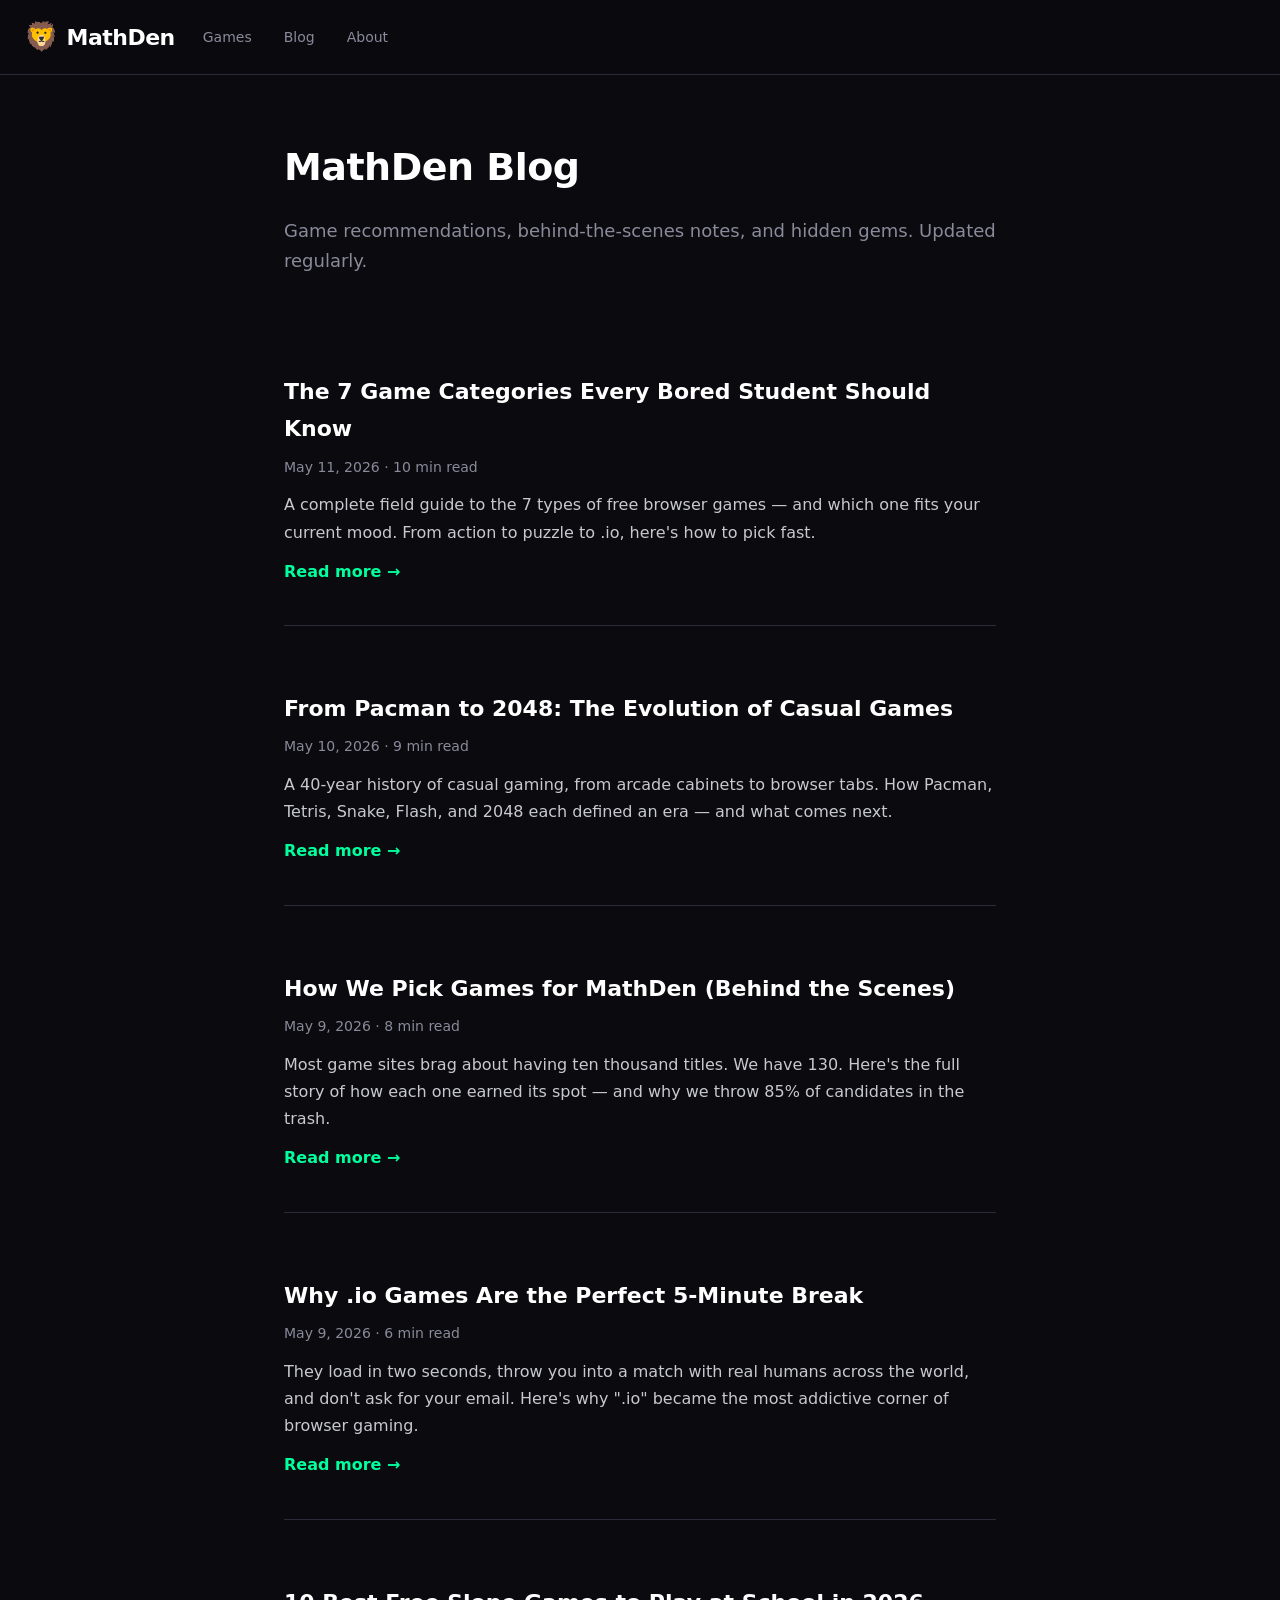
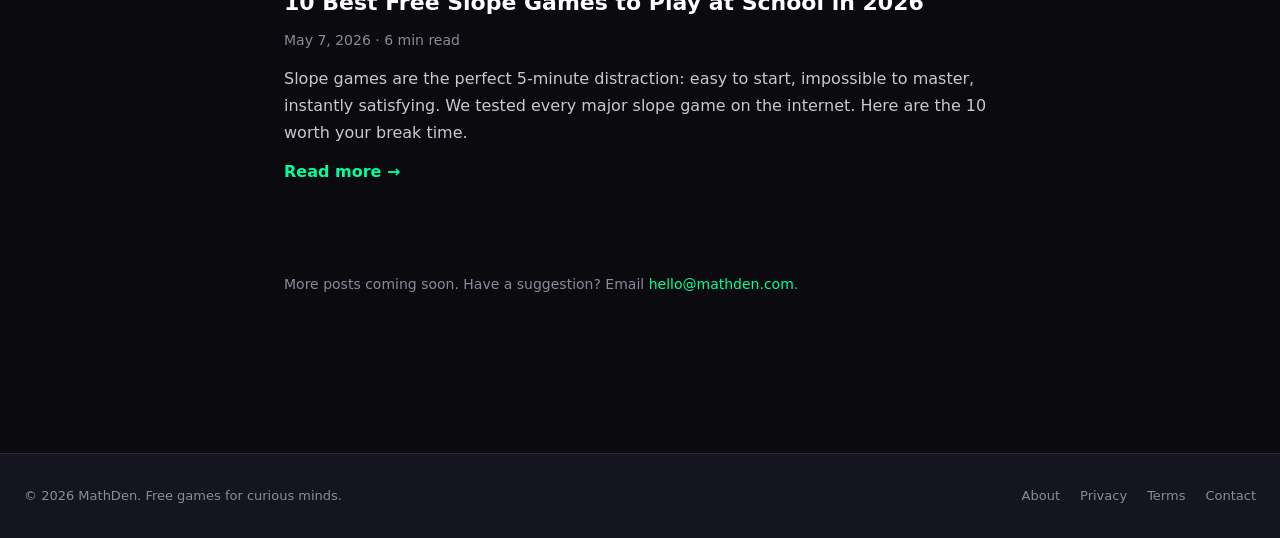
<file: blog/index.html>
<!DOCTYPE html>
<html lang="en">
<head>
  <meta charset="UTF-8">
  <meta name="viewport" content="width=device-width, initial-scale=1.0">

  <title>Blog — MathDen</title>
  <meta name="description" content="Game recommendations, behind-the-scenes notes, and hidden gems from MathDen.">

  <link rel="icon" type="image/svg+xml" href="/favicon.svg">
  <link rel="icon" type="image/png" sizes="32x32" href="/assets/images/favicon-32.png">
  <link rel="icon" type="image/png" sizes="16x16" href="/assets/images/favicon-16.png">
  <link rel="apple-touch-icon" sizes="180x180" href="/assets/images/favicon-180.png">

  <meta property="og:title" content="Blog — MathDen">
  <meta property="og:description" content="Game recommendations, behind-the-scenes notes, and hidden gems from MathDen.">
  <meta property="og:image" content="https://mathden.com/assets/images/og-image.png">
  <meta property="og:url" content="https://mathden.com/blog/">
  <meta property="og:type" content="website">
  <meta property="og:site_name" content="MathDen">

  <link rel="stylesheet" href="/assets/css/style.css">
</head>
<body>

  <header>
    <div class="header-inner">
      <a href="/" class="logo">
        <span class="logo-emoji">🦁</span>
        <span>MathDen</span>
      </a>
      <nav class="header-nav">
        <a href="/" class="header-nav-link">Games</a>
        <a href="/blog/" class="header-nav-link">Blog</a>
        <a href="/about.html" class="header-nav-link">About</a>
      </nav>
    </div>
  </header>

  <main class="text-page">
    <h1>MathDen Blog</h1>
    <p class="lead">Game recommendations, behind-the-scenes notes, and hidden gems. Updated regularly.</p>
    
    <article style="padding: 24px 0; border-bottom: 1px solid var(--border);">
      <h2 style="margin-bottom: 8px;"><a href="/blog/seven-game-categories.html" style="color: var(--text); text-decoration: none;">The 7 Game Categories Every Bored Student Should Know</a></h2>
      <p style="color: var(--text-dim); font-size: 14px; margin: 0 0 12px;">May 11, 2026 · 10 min read</p>
      <p style="margin: 0;">A complete field guide to the 7 types of free browser games — and which one fits your current mood. From action to puzzle to .io, here's how to pick fast.</p>
      <p style="margin-top: 12px;"><a href="/blog/seven-game-categories.html" style="color: var(--accent); text-decoration: none; font-weight: 600;">Read more →</a></p>
    </article>
    
    <article style="padding: 24px 0; border-bottom: 1px solid var(--border);">
      <h2 style="margin-bottom: 8px;"><a href="/blog/evolution-of-casual-games.html" style="color: var(--text); text-decoration: none;">From Pacman to 2048: The Evolution of Casual Games</a></h2>
      <p style="color: var(--text-dim); font-size: 14px; margin: 0 0 12px;">May 10, 2026 · 9 min read</p>
      <p style="margin: 0;">A 40-year history of casual gaming, from arcade cabinets to browser tabs. How Pacman, Tetris, Snake, Flash, and 2048 each defined an era — and what comes next.</p>
      <p style="margin-top: 12px;"><a href="/blog/evolution-of-casual-games.html" style="color: var(--accent); text-decoration: none; font-weight: 600;">Read more →</a></p>
    </article>

    <article style="padding: 24px 0; border-bottom: 1px solid var(--border);">
      <h2 style="margin-bottom: 8px;"><a href="/blog/how-we-pick-games.html" style="color: var(--text); text-decoration: none;">How We Pick Games for MathDen (Behind the Scenes)</a></h2>
      <p style="color: var(--text-dim); font-size: 14px; margin: 0 0 12px;">May 9, 2026 · 8 min read</p>
      <p style="margin: 0;">Most game sites brag about having ten thousand titles. We have 130. Here's the full story of how each one earned its spot — and why we throw 85% of candidates in the trash.</p>
      <p style="margin-top: 12px;"><a href="/blog/how-we-pick-games.html" style="color: var(--accent); text-decoration: none; font-weight: 600;">Read more →</a></p>
    </article>

    <article style="padding: 24px 0; border-bottom: 1px solid var(--border);">
      <h2 style="margin-bottom: 8px;"><a href="/blog/why-io-games-perfect-break.html" style="color: var(--text); text-decoration: none;">Why .io Games Are the Perfect 5-Minute Break</a></h2>
      <p style="color: var(--text-dim); font-size: 14px; margin: 0 0 12px;">May 9, 2026 · 6 min read</p>
      <p style="margin: 0;">They load in two seconds, throw you into a match with real humans across the world, and don't ask for your email. Here's why ".io" became the most addictive corner of browser gaming.</p>
      <p style="margin-top: 12px;"><a href="/blog/why-io-games-perfect-break.html" style="color: var(--accent); text-decoration: none; font-weight: 600;">Read more →</a></p>
    </article>

    <article style="padding: 24px 0;">
      <h2 style="margin-bottom: 8px;"><a href="/blog/best-slope-games-2026.html" style="color: var(--text); text-decoration: none;">10 Best Free Slope Games to Play at School in 2026</a></h2>
      <p style="color: var(--text-dim); font-size: 14px; margin: 0 0 12px;">May 7, 2026 · 6 min read</p>
      <p style="margin: 0;">Slope games are the perfect 5-minute distraction: easy to start, impossible to master, instantly satisfying. We tested every major slope game on the internet. Here are the 10 worth your break time.</p>
      <p style="margin-top: 12px;"><a href="/blog/best-slope-games-2026.html" style="color: var(--accent); text-decoration: none; font-weight: 600;">Read more →</a></p>
    </article>

    <p style="margin-top: 48px; color: var(--text-dim); font-size: 14px;">More posts coming soon. Have a suggestion? Email <a href="mailto:hello@mathden.com" style="color: var(--accent);">hello@mathden.com</a>.</p>
  </main>

  <footer class="site-footer">
    <div class="footer-inner">
      <p>© 2026 MathDen. Free games for curious minds.</p>
      <nav class="footer-links">
        <a href="/about.html">About</a>
        <a href="/privacy.html">Privacy</a>
        <a href="/terms.html">Terms</a>
        <a href="mailto:hello@mathden.com">Contact</a>
      </nav>
    </div>
  </footer>

</body>
</html>
</file>
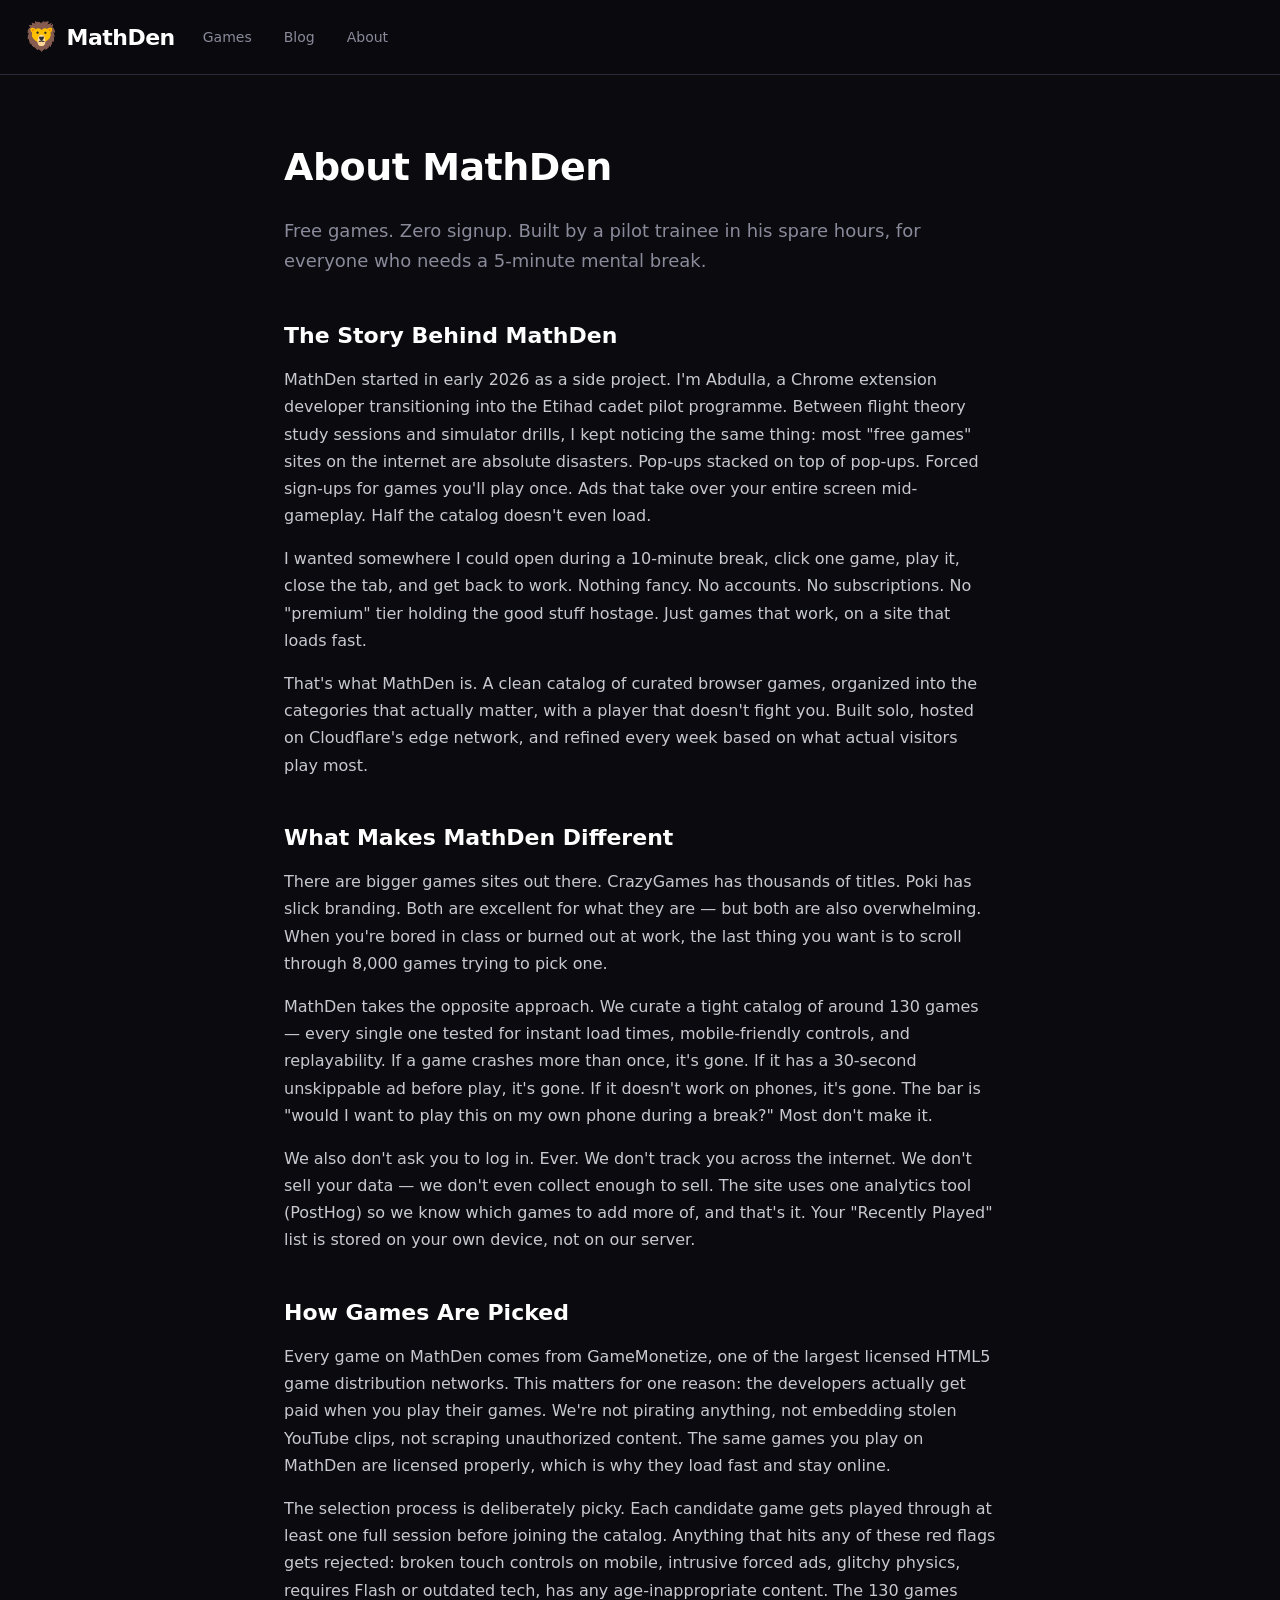
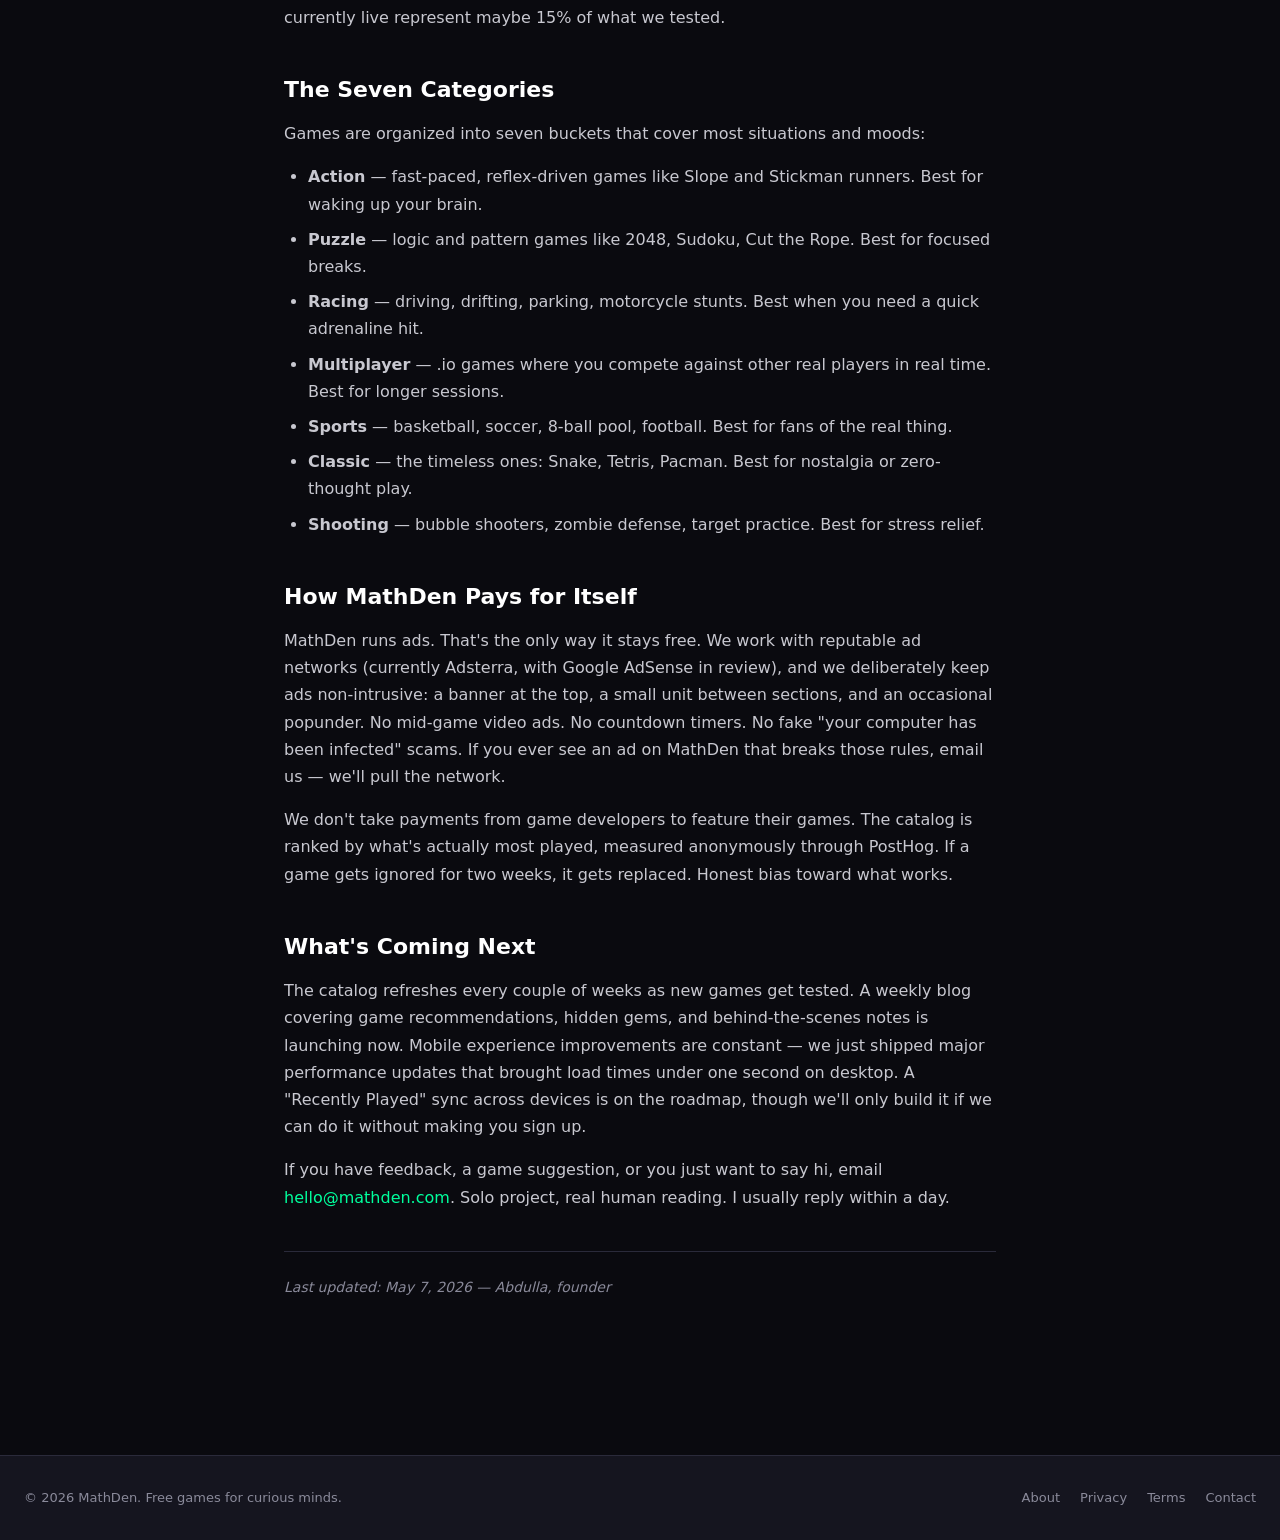
<file: about.html>
<!DOCTYPE html>
<html lang="en">
<head>
    <!-- FAVICONS -->
  <link rel="icon" type="image/svg+xml" href="/favicon.svg">
  <link rel="icon" type="image/png" sizes="32x32" href="/favicon-32.png">
  <link rel="apple-touch-icon" sizes="180x180" href="/assets/images/favicon-180.png">
  <link rel="icon" type="image/png" sizes="192x192" href="/assets/images/favicon-192.png">
  <link rel="icon" type="image/png" sizes="512x512" href="/assets/images/favicon-512.png">

  <!-- OPEN GRAPH / SOCIAL PREVIEWS -->
  <meta property="og:title" content="MathDen — 30+ Free Online Games">
  <meta property="og:description" content="Play free browser games. Action, puzzle, racing, sports. No downloads required.">
  <meta property="og:image" content="https://mathden.com/assets/images/og-image.png">
  <meta property="og:url" content="https://mathden.com">
  <meta property="og:type" content="website">

  <!-- TWITTER CARD -->
  <meta name="twitter:card" content="summary_large_image">
  <meta name="twitter:title" content="MathDen — 30+ Free Online Games">
  <meta name="twitter:description" content="Play free browser games. Action, puzzle, racing, sports. No downloads required.">
  <meta name="twitter:image" content="https://mathden.com/assets/images/og-image.png">
  <meta charset="UTF-8">
  <meta name="viewport" content="width=device-width, initial-scale=1.0">
  <title>About MathDen — Our Story</title>
  <meta name="description" content="MathDen is a free online games hub for curious minds. Learn our story and mission.">
  <link rel="stylesheet" href="assets/css/style.css">
<script>
    !function(t,e){var o,n,p,r;e.__SV||(window.posthog && window.posthog.__loaded)||(window.posthog=e,e._i=[],e.init=function(i,s,a){function g(t,e){var o=e.split(".");2==o.length&&(t=t[o[0]],e=o[1]),t[e]=function(){t.push([e].concat(Array.prototype.slice.call(arguments,0)))}}(p=t.createElement("script")).type="text/javascript",p.crossOrigin="anonymous",p.async=!0,p.src=s.api_host.replace(".i.posthog.com","-assets.i.posthog.com")+"/static/array.js",(r=t.getElementsByTagName("script")[0]).parentNode.insertBefore(p,r);var u=e;for(void 0!==a?u=e[a]=[]:a="posthog",u.people=u.people||[],u.toString=function(t){var e="posthog";return"posthog"!==a&&(e+="."+a),t||(e+=" (stub)"),e},u.people.toString=function(){return u.toString(1)+".people (stub)"},o="Ai Ri init Vi Yi Rr zi Gi Zi capture calculateEventProperties en register register_once register_for_session unregister unregister_for_session sn getFeatureFlag getFeatureFlagPayload getFeatureFlagResult isFeatureEnabled reloadFeatureFlags updateFlags updateEarlyAccessFeatureEnrollment getEarlyAccessFeatures on onFeatureFlags onSurveysLoaded onSessionId getSurveys getActiveMatchingSurveys renderSurvey displaySurvey cancelPendingSurvey canRenderSurvey canRenderSurveyAsync an identify setPersonProperties group resetGroups setPersonPropertiesForFlags resetPersonPropertiesForFlags setGroupPropertiesForFlags resetGroupPropertiesForFlags reset setIdentity clearIdentity get_distinct_id getGroups get_session_id get_session_replay_url alias set_config startSessionRecording stopSessionRecording sessionRecordingStarted captureException addExceptionStep captureLog startExceptionAutocapture stopExceptionAutocapture loadToolbar get_property getSessionProperty rn Ki createPersonProfile setInternalOrTestUser nn $i hn opt_in_capturing opt_out_capturing has_opted_in_capturing has_opted_out_capturing get_explicit_consent_status is_capturing clear_opt_in_out_capturing Xi debug Mr tn getPageViewId captureTraceFeedback captureTraceMetric Di".split(" "),n=0;n<o.length;n++)g(u,o[n]);e._i.push([i,s,a])},e.__SV=1)}(document,window.posthog||[]);
    posthog.init('phc_BQcJX7nY75szhuNcT6QrGDMmhBJrmtyXTKEmEnBgH4zF', {
        api_host: 'https://us.i.posthog.com',
        defaults: '2026-01-30',
        person_profiles: 'identified_only', // or 'always' to create profiles for anonymous users as well
    })
</script>
</head>
<body>

  <!-- HEADER -->
  <header>
    <div class="header-inner">
      <a href="/" class="logo">
        <span class="logo-emoji">🦁</span>
        <span>MathDen</span>
      </a>
      <nav class="header-nav">
        <a href="/" class="header-nav-link">Games</a>
        <a href="/blog/" class="header-nav-link">Blog</a>
        <a href="/about.html" class="header-nav-link">About</a>
      </nav>
    </div>
  </header>


  <main class="text-page">
    <h1>About MathDen</h1>
    <p class="lead">Free games. Zero signup. Built by a pilot trainee in his spare hours, for everyone who needs a 5-minute mental break.</p>

    <h2>The Story Behind MathDen</h2>
    <p>MathDen started in early 2026 as a side project. I'm Abdulla, a Chrome extension developer transitioning into the Etihad cadet pilot programme. Between flight theory study sessions and simulator drills, I kept noticing the same thing: most "free games" sites on the internet are absolute disasters. Pop-ups stacked on top of pop-ups. Forced sign-ups for games you'll play once. Ads that take over your entire screen mid-gameplay. Half the catalog doesn't even load.</p>
    <p>I wanted somewhere I could open during a 10-minute break, click one game, play it, close the tab, and get back to work. Nothing fancy. No accounts. No subscriptions. No "premium" tier holding the good stuff hostage. Just games that work, on a site that loads fast.</p>
    <p>That's what MathDen is. A clean catalog of curated browser games, organized into the categories that actually matter, with a player that doesn't fight you. Built solo, hosted on Cloudflare's edge network, and refined every week based on what actual visitors play most.</p>

    <h2>What Makes MathDen Different</h2>
    <p>There are bigger games sites out there. CrazyGames has thousands of titles. Poki has slick branding. Both are excellent for what they are — but both are also overwhelming. When you're bored in class or burned out at work, the last thing you want is to scroll through 8,000 games trying to pick one.</p>
    <p>MathDen takes the opposite approach. We curate a tight catalog of around 130 games — every single one tested for instant load times, mobile-friendly controls, and replayability. If a game crashes more than once, it's gone. If it has a 30-second unskippable ad before play, it's gone. If it doesn't work on phones, it's gone. The bar is "would I want to play this on my own phone during a break?" Most don't make it.</p>
    <p>We also don't ask you to log in. Ever. We don't track you across the internet. We don't sell your data — we don't even collect enough to sell. The site uses one analytics tool (PostHog) so we know which games to add more of, and that's it. Your "Recently Played" list is stored on your own device, not on our server.</p>

    <h2>How Games Are Picked</h2>
    <p>Every game on MathDen comes from GameMonetize, one of the largest licensed HTML5 game distribution networks. This matters for one reason: the developers actually get paid when you play their games. We're not pirating anything, not embedding stolen YouTube clips, not scraping unauthorized content. The same games you play on MathDen are licensed properly, which is why they load fast and stay online.</p>
    <p>The selection process is deliberately picky. Each candidate game gets played through at least one full session before joining the catalog. Anything that hits any of these red flags gets rejected: broken touch controls on mobile, intrusive forced ads, glitchy physics, requires Flash or outdated tech, has any age-inappropriate content. The 130 games currently live represent maybe 15% of what we tested.</p>

    <h2>The Seven Categories</h2>
    <p>Games are organized into seven buckets that cover most situations and moods:</p>
    <ul>
      <li><strong>Action</strong> — fast-paced, reflex-driven games like Slope and Stickman runners. Best for waking up your brain.</li>
      <li><strong>Puzzle</strong> — logic and pattern games like 2048, Sudoku, Cut the Rope. Best for focused breaks.</li>
      <li><strong>Racing</strong> — driving, drifting, parking, motorcycle stunts. Best when you need a quick adrenaline hit.</li>
      <li><strong>Multiplayer</strong> — .io games where you compete against other real players in real time. Best for longer sessions.</li>
      <li><strong>Sports</strong> — basketball, soccer, 8-ball pool, football. Best for fans of the real thing.</li>
      <li><strong>Classic</strong> — the timeless ones: Snake, Tetris, Pacman. Best for nostalgia or zero-thought play.</li>
      <li><strong>Shooting</strong> — bubble shooters, zombie defense, target practice. Best for stress relief.</li>
    </ul>

    <h2>How MathDen Pays for Itself</h2>
    <p>MathDen runs ads. That's the only way it stays free. We work with reputable ad networks (currently Adsterra, with Google AdSense in review), and we deliberately keep ads non-intrusive: a banner at the top, a small unit between sections, and an occasional popunder. No mid-game video ads. No countdown timers. No fake "your computer has been infected" scams. If you ever see an ad on MathDen that breaks those rules, email us — we'll pull the network.</p>
    <p>We don't take payments from game developers to feature their games. The catalog is ranked by what's actually most played, measured anonymously through PostHog. If a game gets ignored for two weeks, it gets replaced. Honest bias toward what works.</p>

    <h2>What's Coming Next</h2>
    <p>The catalog refreshes every couple of weeks as new games get tested. A weekly blog covering game recommendations, hidden gems, and behind-the-scenes notes is launching now. Mobile experience improvements are constant — we just shipped major performance updates that brought load times under one second on desktop. A "Recently Played" sync across devices is on the roadmap, though we'll only build it if we can do it without making you sign up.</p>
    <p>If you have feedback, a game suggestion, or you just want to say hi, email <a href="mailto:hello@mathden.com">hello@mathden.com</a>. Solo project, real human reading. I usually reply within a day.</p>

    <p style="margin-top: 40px; padding-top: 24px; border-top: 1px solid var(--border); color: var(--text-dim); font-size: 14px;">
      <em>Last updated: May 7, 2026 — Abdulla, founder</em>
    </p>
  </main>

  <!-- FOOTER -->
  <footer class="site-footer">
    <div class="footer-inner">
      <p>© 2026 MathDen. Free games for curious minds.</p>
      <nav class="footer-links">
        <a href="/about.html">About</a>
        <a href="/privacy.html">Privacy</a>
        <a href="/terms.html">Terms</a>
        <a href="mailto:hello@mathden.com">Contact</a>
      </nav>
    </div>
  </footer>


  <!-- Adsterra Popunder (site-wide) -->
  <script src="https://pl29238295.profitablecpmratenetwork.com/55/1c/b0/551cb0303af1a7dd5386c23ef6c2e7bf.js"></script>

</body>
</html>
</file>
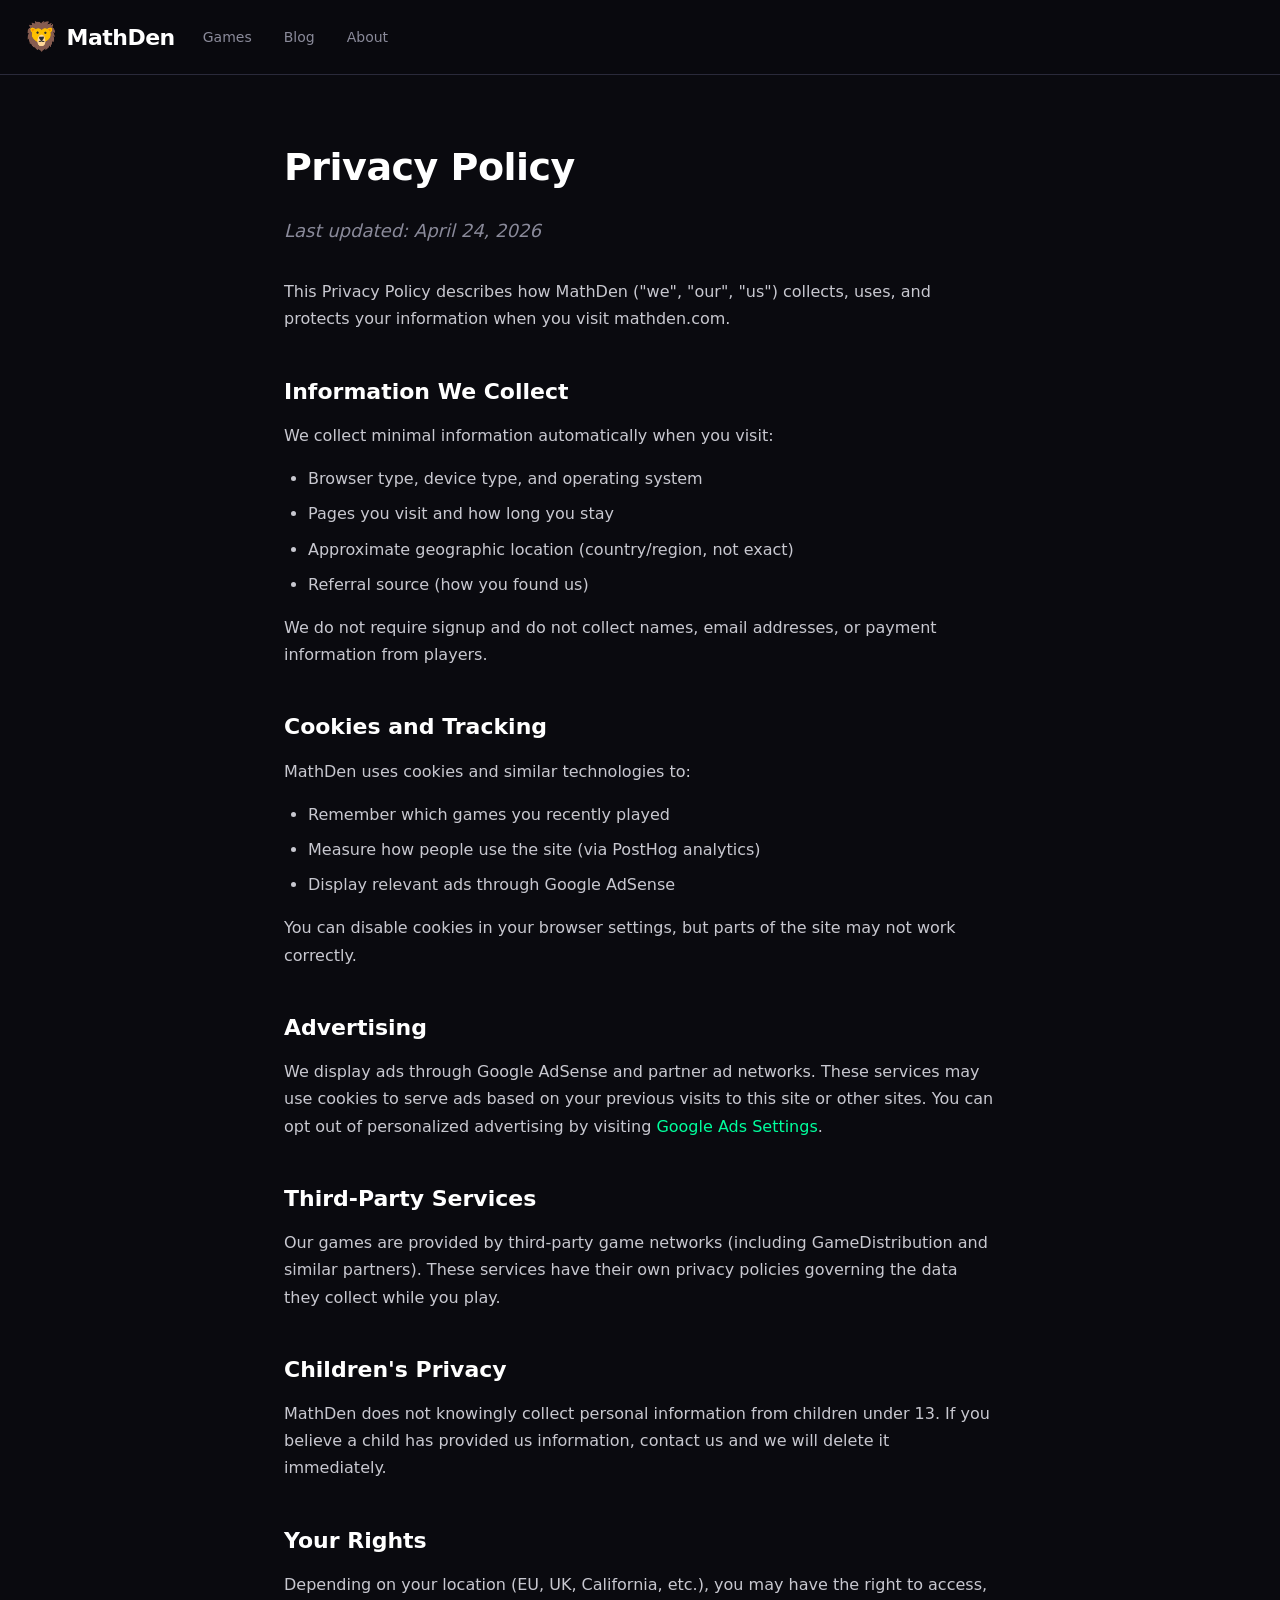
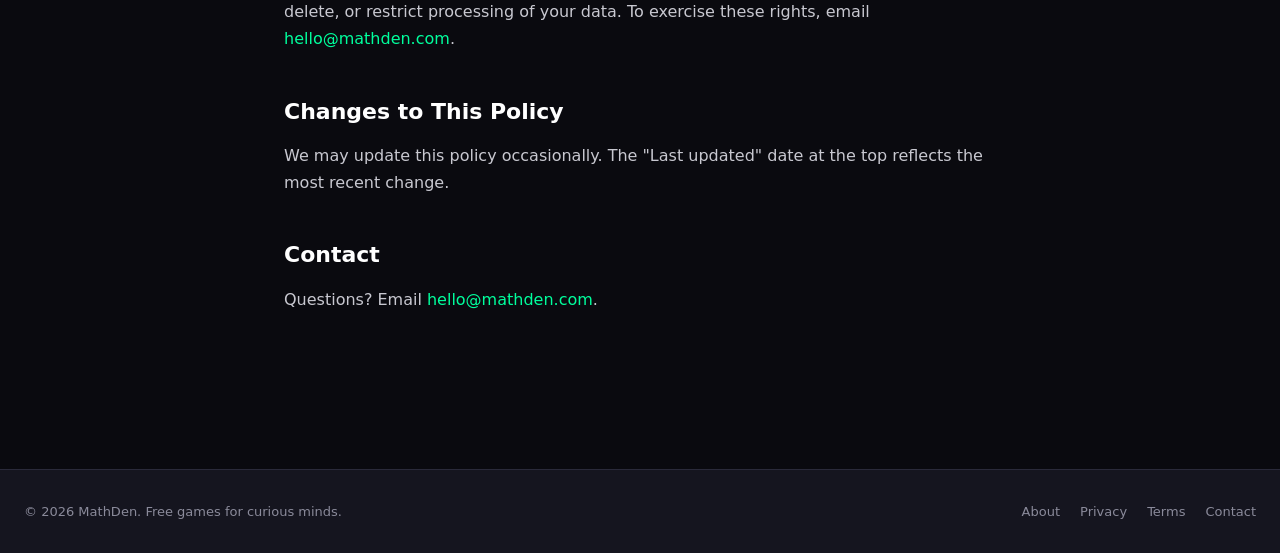
<file: privacy.html>
<!DOCTYPE html>
<html lang="en">
<head>
    <!-- FAVICONS -->
  <link rel="icon" type="image/svg+xml" href="/favicon.svg">
  <link rel="icon" type="image/png" sizes="32x32" href="/favicon-32.png">
  <link rel="apple-touch-icon" sizes="180x180" href="/assets/images/favicon-180.png">
  <link rel="icon" type="image/png" sizes="192x192" href="/assets/images/favicon-192.png">
  <link rel="icon" type="image/png" sizes="512x512" href="/assets/images/favicon-512.png">

  <!-- OPEN GRAPH / SOCIAL PREVIEWS -->
  <meta property="og:title" content="MathDen — 30+ Free Online Games">
  <meta property="og:description" content="Play free browser games. Action, puzzle, racing, sports. No downloads required.">
  <meta property="og:image" content="https://mathden.com/assets/images/og-image.png">
  <meta property="og:url" content="https://mathden.com">
  <meta property="og:type" content="website">

  <!-- TWITTER CARD -->
  <meta name="twitter:card" content="summary_large_image">
  <meta name="twitter:title" content="MathDen — 30+ Free Online Games">
  <meta name="twitter:description" content="Play free browser games. Action, puzzle, racing, sports. No downloads required.">
  <meta name="twitter:image" content="https://mathden.com/assets/images/og-image.png">
  <meta charset="UTF-8">
  <meta name="viewport" content="width=device-width, initial-scale=1.0">
  <title>Privacy Policy — MathDen</title>
  <meta name="description" content="MathDen privacy policy. How we collect and use data.">
<script>
    !function(t,e){var o,n,p,r;e.__SV||(window.posthog && window.posthog.__loaded)||(window.posthog=e,e._i=[],e.init=function(i,s,a){function g(t,e){var o=e.split(".");2==o.length&&(t=t[o[0]],e=o[1]),t[e]=function(){t.push([e].concat(Array.prototype.slice.call(arguments,0)))}}(p=t.createElement("script")).type="text/javascript",p.crossOrigin="anonymous",p.async=!0,p.src=s.api_host.replace(".i.posthog.com","-assets.i.posthog.com")+"/static/array.js",(r=t.getElementsByTagName("script")[0]).parentNode.insertBefore(p,r);var u=e;for(void 0!==a?u=e[a]=[]:a="posthog",u.people=u.people||[],u.toString=function(t){var e="posthog";return"posthog"!==a&&(e+="."+a),t||(e+=" (stub)"),e},u.people.toString=function(){return u.toString(1)+".people (stub)"},o="Ai Ri init Vi Yi Rr zi Gi Zi capture calculateEventProperties en register register_once register_for_session unregister unregister_for_session sn getFeatureFlag getFeatureFlagPayload getFeatureFlagResult isFeatureEnabled reloadFeatureFlags updateFlags updateEarlyAccessFeatureEnrollment getEarlyAccessFeatures on onFeatureFlags onSurveysLoaded onSessionId getSurveys getActiveMatchingSurveys renderSurvey displaySurvey cancelPendingSurvey canRenderSurvey canRenderSurveyAsync an identify setPersonProperties group resetGroups setPersonPropertiesForFlags resetPersonPropertiesForFlags setGroupPropertiesForFlags resetGroupPropertiesForFlags reset setIdentity clearIdentity get_distinct_id getGroups get_session_id get_session_replay_url alias set_config startSessionRecording stopSessionRecording sessionRecordingStarted captureException addExceptionStep captureLog startExceptionAutocapture stopExceptionAutocapture loadToolbar get_property getSessionProperty rn Ki createPersonProfile setInternalOrTestUser nn $i hn opt_in_capturing opt_out_capturing has_opted_in_capturing has_opted_out_capturing get_explicit_consent_status is_capturing clear_opt_in_out_capturing Xi debug Mr tn getPageViewId captureTraceFeedback captureTraceMetric Di".split(" "),n=0;n<o.length;n++)g(u,o[n]);e._i.push([i,s,a])},e.__SV=1)}(document,window.posthog||[]);
    posthog.init('phc_BQcJX7nY75szhuNcT6QrGDMmhBJrmtyXTKEmEnBgH4zF', {
        api_host: 'https://us.i.posthog.com',
        defaults: '2026-01-30',
        person_profiles: 'identified_only', // or 'always' to create profiles for anonymous users as well
    })
</script>  <link rel="stylesheet" href="assets/css/style.css">
</head>
<body>

  <header>
    <div class="header-inner">
      <a href="/" class="logo">
        <span class="logo-emoji">🦁</span>
        <span>MathDen</span>
      </a>
      <nav class="header-nav">
        <a href="/" class="header-nav-link">Games</a>
        <a href="/blog/" class="header-nav-link">Blog</a>
        <a href="/about.html" class="header-nav-link">About</a>
      </nav>
    </div>
  </header>


  <main class="text-page">
    <h1>Privacy Policy</h1>
    <p class="lead"><em>Last updated: April 24, 2026</em></p>

    <p>This Privacy Policy describes how MathDen ("we", "our", "us") collects, uses, and protects your information when you visit mathden.com.</p>

    <h2>Information We Collect</h2>
    <p>We collect minimal information automatically when you visit:</p>
    <ul>
      <li>Browser type, device type, and operating system</li>
      <li>Pages you visit and how long you stay</li>
      <li>Approximate geographic location (country/region, not exact)</li>
      <li>Referral source (how you found us)</li>
    </ul>
    <p>We do not require signup and do not collect names, email addresses, or payment information from players.</p>

    <h2>Cookies and Tracking</h2>
    <p>MathDen uses cookies and similar technologies to:</p>
    <ul>
      <li>Remember which games you recently played</li>
      <li>Measure how people use the site (via PostHog analytics)</li>
      <li>Display relevant ads through Google AdSense</li>
    </ul>
    <p>You can disable cookies in your browser settings, but parts of the site may not work correctly.</p>

    <h2>Advertising</h2>
    <p>We display ads through Google AdSense and partner ad networks. These services may use cookies to serve ads based on your previous visits to this site or other sites. You can opt out of personalized advertising by visiting <a href="https://www.google.com/settings/ads" target="_blank" rel="noopener">Google Ads Settings</a>.</p>

    <h2>Third-Party Services</h2>
    <p>Our games are provided by third-party game networks (including GameDistribution and similar partners). These services have their own privacy policies governing the data they collect while you play.</p>

    <h2>Children's Privacy</h2>
    <p>MathDen does not knowingly collect personal information from children under 13. If you believe a child has provided us information, contact us and we will delete it immediately.</p>

    <h2>Your Rights</h2>
    <p>Depending on your location (EU, UK, California, etc.), you may have the right to access, delete, or restrict processing of your data. To exercise these rights, email <a href="mailto:hello@mathden.com">hello@mathden.com</a>.</p>

    <h2>Changes to This Policy</h2>
    <p>We may update this policy occasionally. The "Last updated" date at the top reflects the most recent change.</p>

    <h2>Contact</h2>
    <p>Questions? Email <a href="mailto:hello@mathden.com">hello@mathden.com</a>.</p>
  </main>

  <footer class="site-footer">
    <div class="footer-inner">
      <p>© 2026 MathDen. Free games for curious minds.</p>
      <nav class="footer-links">
        <a href="/about.html">About</a>
        <a href="/privacy.html">Privacy</a>
        <a href="/terms.html">Terms</a>
        <a href="mailto:hello@mathden.com">Contact</a>
      </nav>
    </div>
  </footer>


  <!-- Adsterra Popunder (site-wide) -->
  <script src="https://pl29238295.profitablecpmratenetwork.com/55/1c/b0/551cb0303af1a7dd5386c23ef6c2e7bf.js"></script>

</body>
</html>
</file>
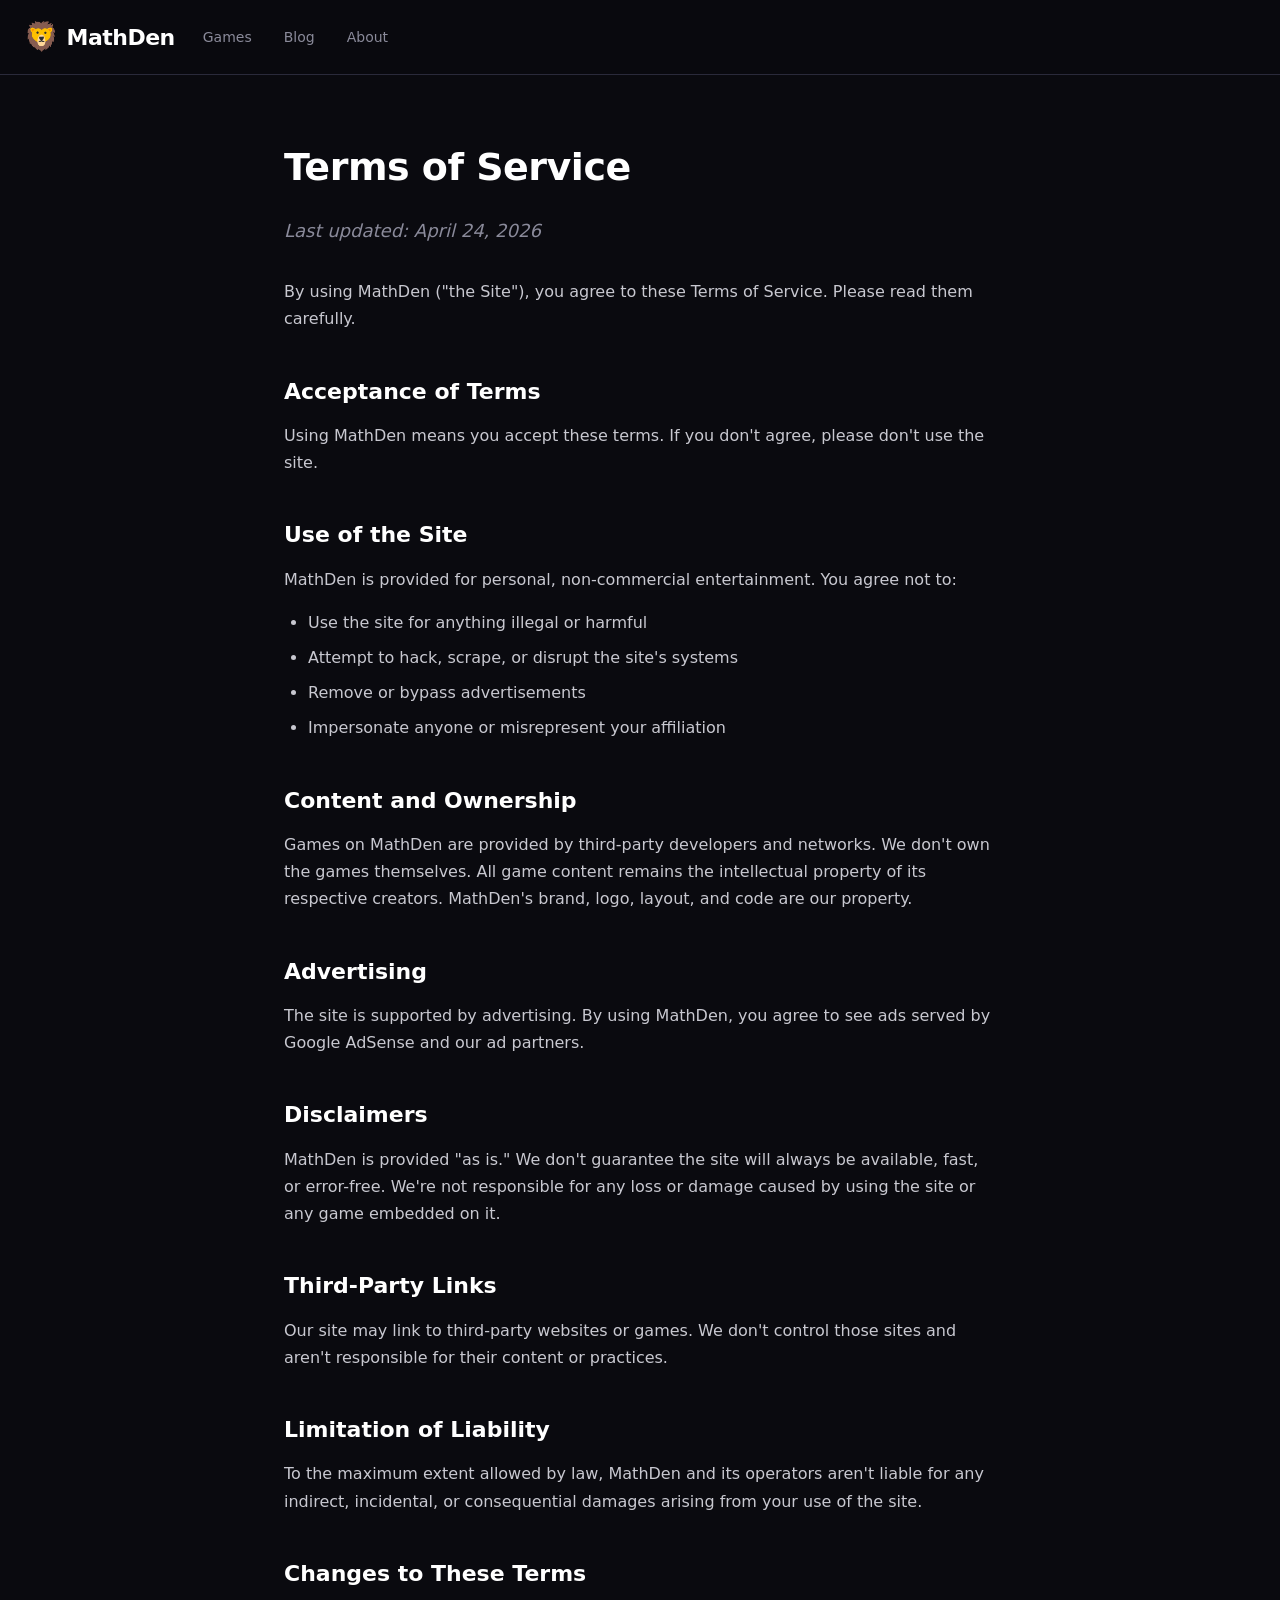
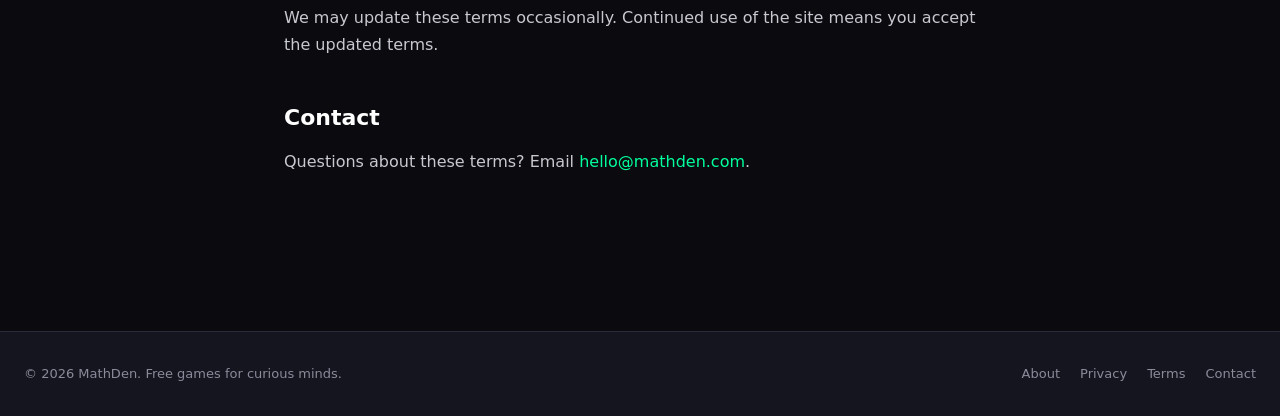
<file: terms.html>
<!DOCTYPE html>
<html lang="en">
<head>
    <!-- FAVICONS -->
  <link rel="icon" type="image/svg+xml" href="/favicon.svg">
  <link rel="icon" type="image/png" sizes="32x32" href="/favicon-32.png">
  <link rel="apple-touch-icon" sizes="180x180" href="/assets/images/favicon-180.png">
  <link rel="icon" type="image/png" sizes="192x192" href="/assets/images/favicon-192.png">
  <link rel="icon" type="image/png" sizes="512x512" href="/assets/images/favicon-512.png">

  <!-- OPEN GRAPH / SOCIAL PREVIEWS -->
  <meta property="og:title" content="MathDen — 30+ Free Online Games">
  <meta property="og:description" content="Play free browser games. Action, puzzle, racing, sports. No downloads required.">
  <meta property="og:image" content="https://mathden.com/assets/images/og-image.png">
  <meta property="og:url" content="https://mathden.com">
  <meta property="og:type" content="website">

  <!-- TWITTER CARD -->
  <meta name="twitter:card" content="summary_large_image">
  <meta name="twitter:title" content="MathDen — 30+ Free Online Games">
  <meta name="twitter:description" content="Play free browser games. Action, puzzle, racing, sports. No downloads required.">
  <meta name="twitter:image" content="https://mathden.com/assets/images/og-image.png">
  <meta charset="UTF-8">
  <meta name="viewport" content="width=device-width, initial-scale=1.0">
  <title>Terms of Service — MathDen</title>
  <meta name="description" content="MathDen terms of service. Rules for using our site.">
  <link rel="stylesheet" href="assets/css/style.css">
<script>
    !function(t,e){var o,n,p,r;e.__SV||(window.posthog && window.posthog.__loaded)||(window.posthog=e,e._i=[],e.init=function(i,s,a){function g(t,e){var o=e.split(".");2==o.length&&(t=t[o[0]],e=o[1]),t[e]=function(){t.push([e].concat(Array.prototype.slice.call(arguments,0)))}}(p=t.createElement("script")).type="text/javascript",p.crossOrigin="anonymous",p.async=!0,p.src=s.api_host.replace(".i.posthog.com","-assets.i.posthog.com")+"/static/array.js",(r=t.getElementsByTagName("script")[0]).parentNode.insertBefore(p,r);var u=e;for(void 0!==a?u=e[a]=[]:a="posthog",u.people=u.people||[],u.toString=function(t){var e="posthog";return"posthog"!==a&&(e+="."+a),t||(e+=" (stub)"),e},u.people.toString=function(){return u.toString(1)+".people (stub)"},o="Ai Ri init Vi Yi Rr zi Gi Zi capture calculateEventProperties en register register_once register_for_session unregister unregister_for_session sn getFeatureFlag getFeatureFlagPayload getFeatureFlagResult isFeatureEnabled reloadFeatureFlags updateFlags updateEarlyAccessFeatureEnrollment getEarlyAccessFeatures on onFeatureFlags onSurveysLoaded onSessionId getSurveys getActiveMatchingSurveys renderSurvey displaySurvey cancelPendingSurvey canRenderSurvey canRenderSurveyAsync an identify setPersonProperties group resetGroups setPersonPropertiesForFlags resetPersonPropertiesForFlags setGroupPropertiesForFlags resetGroupPropertiesForFlags reset setIdentity clearIdentity get_distinct_id getGroups get_session_id get_session_replay_url alias set_config startSessionRecording stopSessionRecording sessionRecordingStarted captureException addExceptionStep captureLog startExceptionAutocapture stopExceptionAutocapture loadToolbar get_property getSessionProperty rn Ki createPersonProfile setInternalOrTestUser nn $i hn opt_in_capturing opt_out_capturing has_opted_in_capturing has_opted_out_capturing get_explicit_consent_status is_capturing clear_opt_in_out_capturing Xi debug Mr tn getPageViewId captureTraceFeedback captureTraceMetric Di".split(" "),n=0;n<o.length;n++)g(u,o[n]);e._i.push([i,s,a])},e.__SV=1)}(document,window.posthog||[]);
    posthog.init('phc_BQcJX7nY75szhuNcT6QrGDMmhBJrmtyXTKEmEnBgH4zF', {
        api_host: 'https://us.i.posthog.com',
        defaults: '2026-01-30',
        person_profiles: 'identified_only', // or 'always' to create profiles for anonymous users as well
    })
</script>
</head>
<body>

  <header>
    <div class="header-inner">
      <a href="/" class="logo">
        <span class="logo-emoji">🦁</span>
        <span>MathDen</span>
      </a>
      <nav class="header-nav">
        <a href="/" class="header-nav-link">Games</a>
        <a href="/blog/" class="header-nav-link">Blog</a>
        <a href="/about.html" class="header-nav-link">About</a>
      </nav>
    </div>
  </header>


  <main class="text-page">
    <h1>Terms of Service</h1>
    <p class="lead"><em>Last updated: April 24, 2026</em></p>

    <p>By using MathDen ("the Site"), you agree to these Terms of Service. Please read them carefully.</p>

    <h2>Acceptance of Terms</h2>
    <p>Using MathDen means you accept these terms. If you don't agree, please don't use the site.</p>

    <h2>Use of the Site</h2>
    <p>MathDen is provided for personal, non-commercial entertainment. You agree not to:</p>
    <ul>
      <li>Use the site for anything illegal or harmful</li>
      <li>Attempt to hack, scrape, or disrupt the site's systems</li>
      <li>Remove or bypass advertisements</li>
      <li>Impersonate anyone or misrepresent your affiliation</li>
    </ul>

    <h2>Content and Ownership</h2>
    <p>Games on MathDen are provided by third-party developers and networks. We don't own the games themselves. All game content remains the intellectual property of its respective creators. MathDen's brand, logo, layout, and code are our property.</p>

    <h2>Advertising</h2>
    <p>The site is supported by advertising. By using MathDen, you agree to see ads served by Google AdSense and our ad partners.</p>

    <h2>Disclaimers</h2>
    <p>MathDen is provided "as is." We don't guarantee the site will always be available, fast, or error-free. We're not responsible for any loss or damage caused by using the site or any game embedded on it.</p>

    <h2>Third-Party Links</h2>
    <p>Our site may link to third-party websites or games. We don't control those sites and aren't responsible for their content or practices.</p>

    <h2>Limitation of Liability</h2>
    <p>To the maximum extent allowed by law, MathDen and its operators aren't liable for any indirect, incidental, or consequential damages arising from your use of the site.</p>

    <h2>Changes to These Terms</h2>
    <p>We may update these terms occasionally. Continued use of the site means you accept the updated terms.</p>

    <h2>Contact</h2>
    <p>Questions about these terms? Email <a href="mailto:hello@mathden.com">hello@mathden.com</a>.</p>
  </main>

  <footer class="site-footer">
    <div class="footer-inner">
      <p>© 2026 MathDen. Free games for curious minds.</p>
      <nav class="footer-links">
        <a href="/about.html">About</a>
        <a href="/privacy.html">Privacy</a>
        <a href="/terms.html">Terms</a>
        <a href="mailto:hello@mathden.com">Contact</a>
      </nav>
    </div>
  </footer>


  <!-- Adsterra Popunder (site-wide) -->
  <script src="https://pl29238295.profitablecpmratenetwork.com/55/1c/b0/551cb0303af1a7dd5386c23ef6c2e7bf.js"></script>

</body>
</html>
</file>
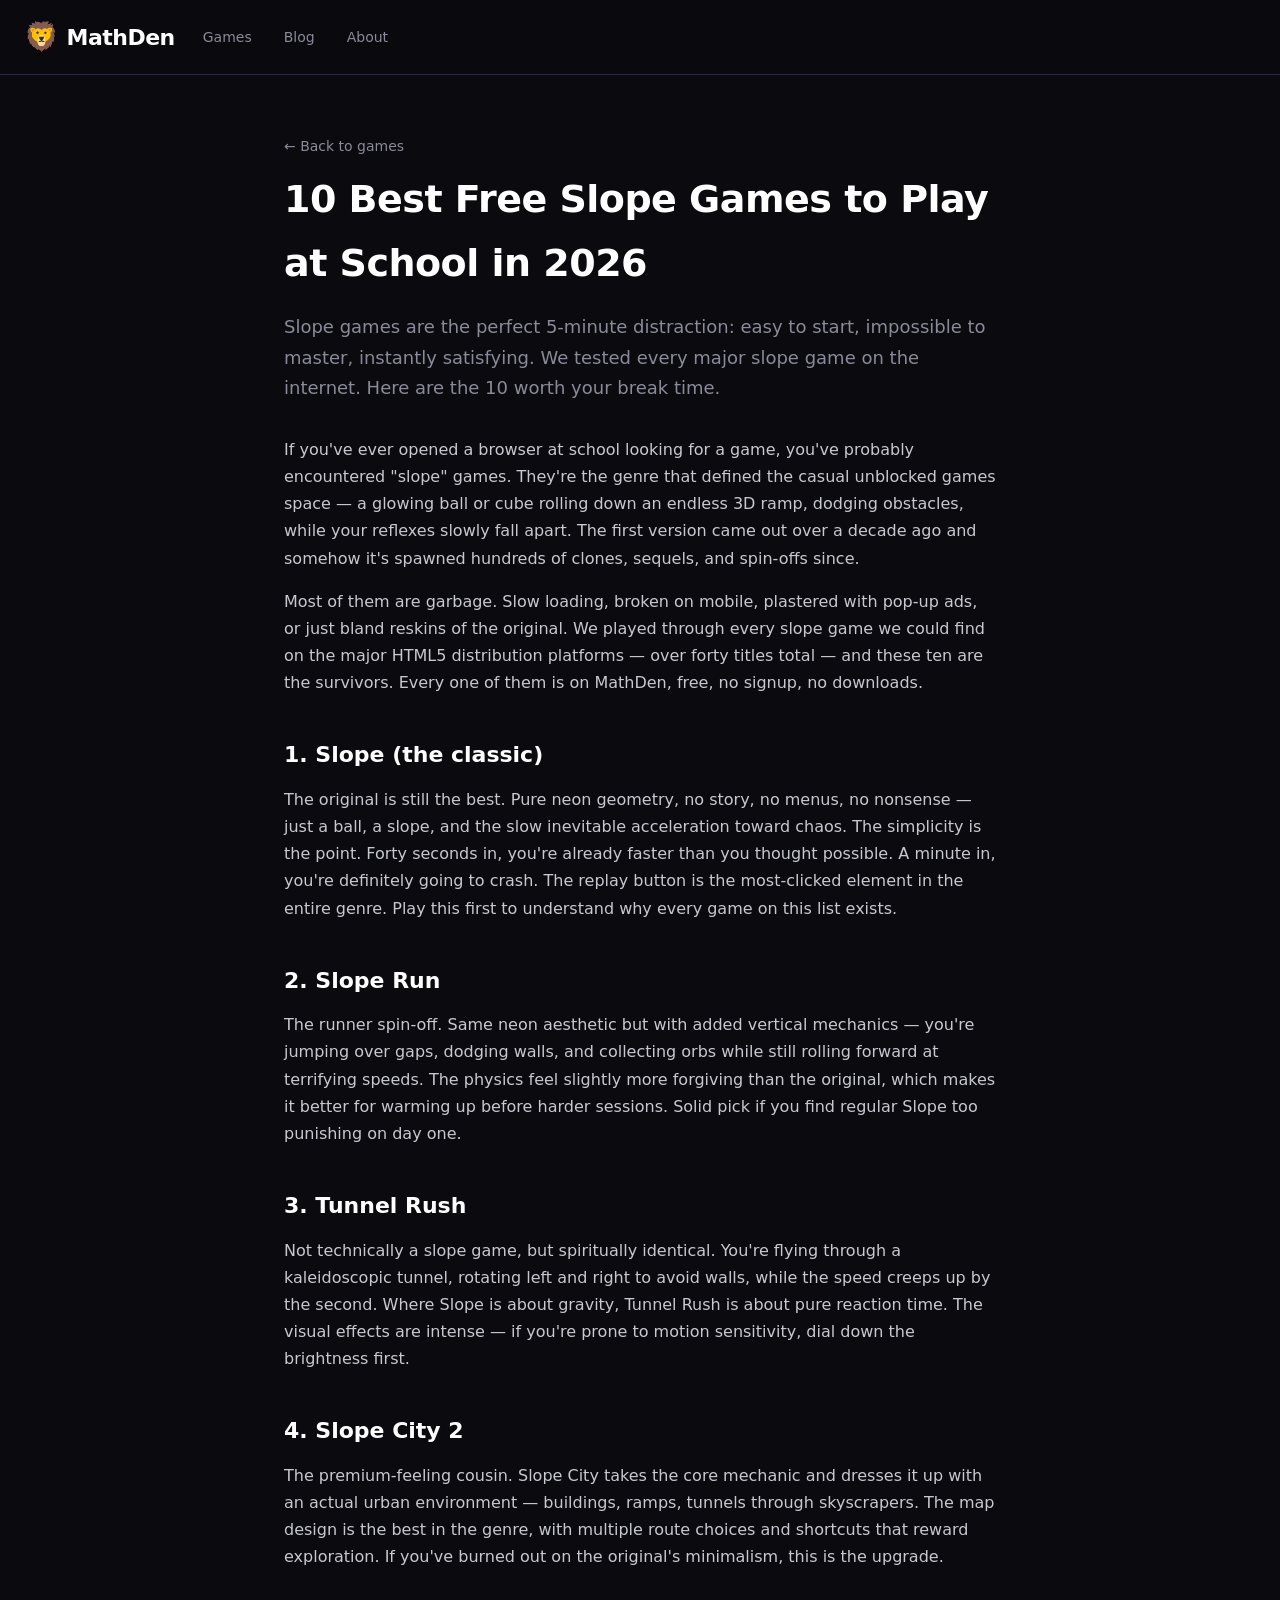
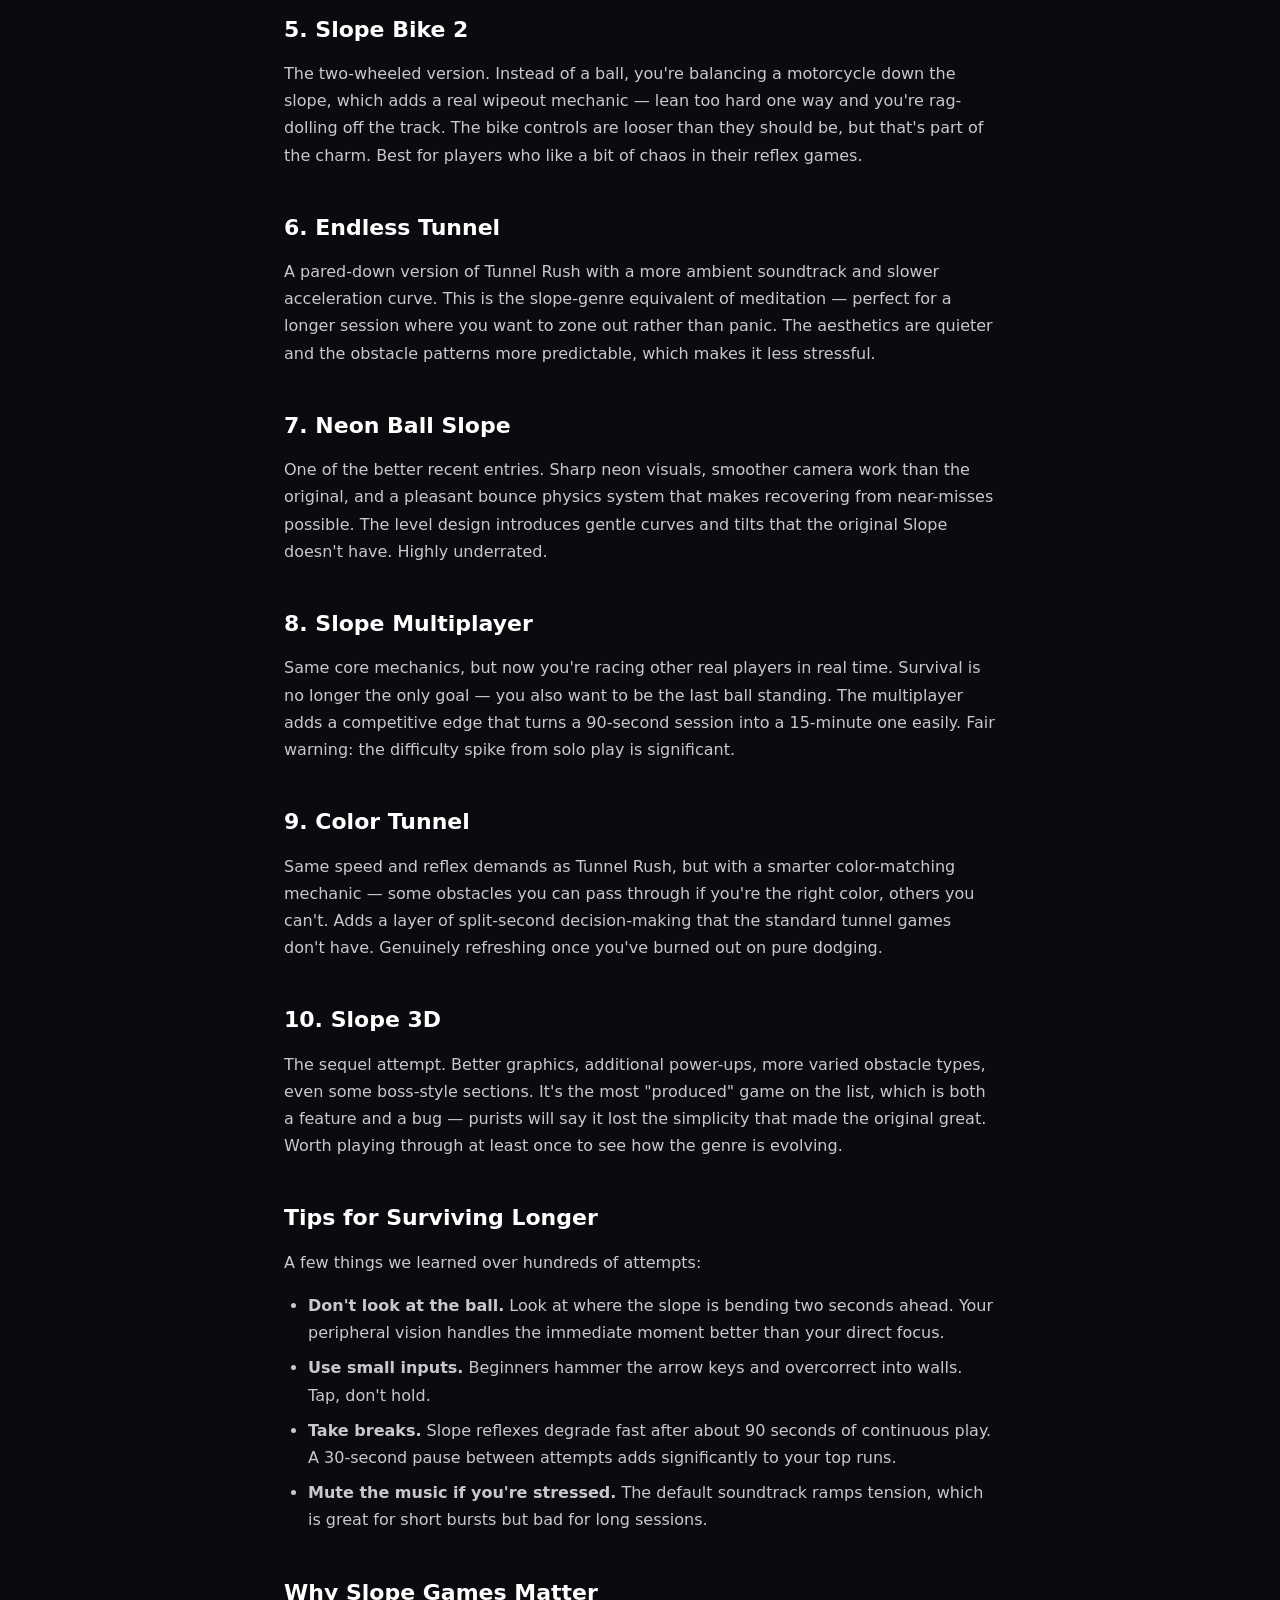
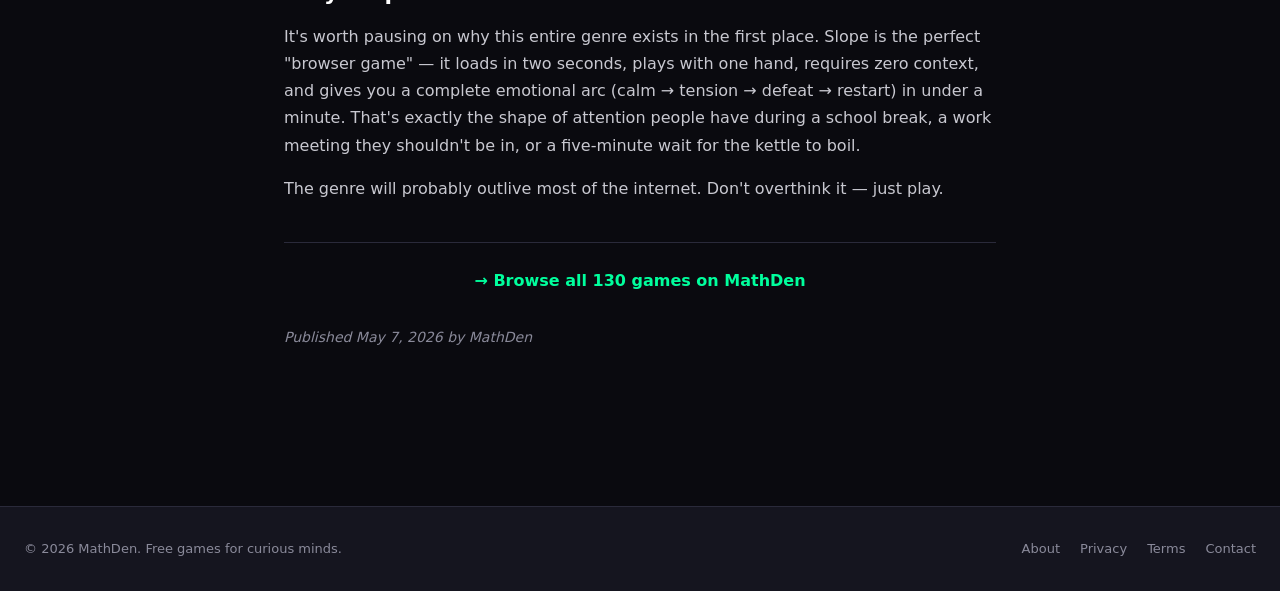
<file: blog/best-slope-games-2026.html>
<!DOCTYPE html>
<html lang="en">
<head>
  <meta charset="UTF-8">
  <meta name="viewport" content="width=device-width, initial-scale=1.0">

  <title>10 Best Free Slope Games to Play at School in 2026 — MathDen</title>
  <meta name="description" content="Looking for the best slope games to play during a school break? We tested every major slope game on the internet. Here are the 10 that actually deserve your time.">

  <!-- FAVICONS -->
  <link rel="icon" type="image/svg+xml" href="/favicon.svg">
  <link rel="icon" type="image/png" sizes="32x32" href="/assets/images/favicon-32.png">
  <link rel="icon" type="image/png" sizes="16x16" href="/assets/images/favicon-16.png">
  <link rel="apple-touch-icon" sizes="180x180" href="/assets/images/favicon-180.png">

  <!-- OPEN GRAPH -->
  <meta property="og:title" content="10 Best Free Slope Games to Play at School in 2026">
  <meta property="og:description" content="We tested every major slope game on the internet. Here are the 10 that actually deserve your time.">
  <meta property="og:image" content="https://mathden.com/assets/images/og-image.png">
  <meta property="og:url" content="https://mathden.com/blog/best-slope-games-2026.html">
  <meta property="og:type" content="article">
  <meta property="og:site_name" content="MathDen">

  <link rel="stylesheet" href="/assets/css/style.css">
</head>
<body>

  <header>
    <div class="header-inner">
      <a href="/" class="logo">
        <span class="logo-emoji">🦁</span>
        <span>MathDen</span>
      </a>
      <nav class="header-nav">
        <a href="/" class="header-nav-link">Games</a>
        <a href="/blog/" class="header-nav-link">Blog</a>
        <a href="/about.html" class="header-nav-link">About</a>
      </nav>
    </div>
  </header>


  <main class="text-page">
    <p style="color: var(--text-dim); font-size: 14px; margin-bottom: 8px;">
      <a href="/" style="color: var(--text-dim); text-decoration: none;">← Back to games</a>
    </p>

    <h1>10 Best Free Slope Games to Play at School in 2026</h1>
    <p class="lead">Slope games are the perfect 5-minute distraction: easy to start, impossible to master, instantly satisfying. We tested every major slope game on the internet. Here are the 10 worth your break time.</p>

    <p>If you've ever opened a browser at school looking for a game, you've probably encountered "slope" games. They're the genre that defined the casual unblocked games space — a glowing ball or cube rolling down an endless 3D ramp, dodging obstacles, while your reflexes slowly fall apart. The first version came out over a decade ago and somehow it's spawned hundreds of clones, sequels, and spin-offs since.</p>

    <p>Most of them are garbage. Slow loading, broken on mobile, plastered with pop-up ads, or just bland reskins of the original. We played through every slope game we could find on the major HTML5 distribution platforms — over forty titles total — and these ten are the survivors. Every one of them is on MathDen, free, no signup, no downloads.</p>

    <h2>1. Slope (the classic)</h2>
    <p>The original is still the best. Pure neon geometry, no story, no menus, no nonsense — just a ball, a slope, and the slow inevitable acceleration toward chaos. The simplicity is the point. Forty seconds in, you're already faster than you thought possible. A minute in, you're definitely going to crash. The replay button is the most-clicked element in the entire genre. Play this first to understand why every game on this list exists.</p>

    <h2>2. Slope Run</h2>
    <p>The runner spin-off. Same neon aesthetic but with added vertical mechanics — you're jumping over gaps, dodging walls, and collecting orbs while still rolling forward at terrifying speeds. The physics feel slightly more forgiving than the original, which makes it better for warming up before harder sessions. Solid pick if you find regular Slope too punishing on day one.</p>

    <h2>3. Tunnel Rush</h2>
    <p>Not technically a slope game, but spiritually identical. You're flying through a kaleidoscopic tunnel, rotating left and right to avoid walls, while the speed creeps up by the second. Where Slope is about gravity, Tunnel Rush is about pure reaction time. The visual effects are intense — if you're prone to motion sensitivity, dial down the brightness first.</p>

    <h2>4. Slope City 2</h2>
    <p>The premium-feeling cousin. Slope City takes the core mechanic and dresses it up with an actual urban environment — buildings, ramps, tunnels through skyscrapers. The map design is the best in the genre, with multiple route choices and shortcuts that reward exploration. If you've burned out on the original's minimalism, this is the upgrade.</p>

    <h2>5. Slope Bike 2</h2>
    <p>The two-wheeled version. Instead of a ball, you're balancing a motorcycle down the slope, which adds a real wipeout mechanic — lean too hard one way and you're rag-dolling off the track. The bike controls are looser than they should be, but that's part of the charm. Best for players who like a bit of chaos in their reflex games.</p>

    <h2>6. Endless Tunnel</h2>
    <p>A pared-down version of Tunnel Rush with a more ambient soundtrack and slower acceleration curve. This is the slope-genre equivalent of meditation — perfect for a longer session where you want to zone out rather than panic. The aesthetics are quieter and the obstacle patterns more predictable, which makes it less stressful.</p>

    <h2>7. Neon Ball Slope</h2>
    <p>One of the better recent entries. Sharp neon visuals, smoother camera work than the original, and a pleasant bounce physics system that makes recovering from near-misses possible. The level design introduces gentle curves and tilts that the original Slope doesn't have. Highly underrated.</p>

    <h2>8. Slope Multiplayer</h2>
    <p>Same core mechanics, but now you're racing other real players in real time. Survival is no longer the only goal — you also want to be the last ball standing. The multiplayer adds a competitive edge that turns a 90-second session into a 15-minute one easily. Fair warning: the difficulty spike from solo play is significant.</p>

    <h2>9. Color Tunnel</h2>
    <p>Same speed and reflex demands as Tunnel Rush, but with a smarter color-matching mechanic — some obstacles you can pass through if you're the right color, others you can't. Adds a layer of split-second decision-making that the standard tunnel games don't have. Genuinely refreshing once you've burned out on pure dodging.</p>

    <h2>10. Slope 3D</h2>
    <p>The sequel attempt. Better graphics, additional power-ups, more varied obstacle types, even some boss-style sections. It's the most "produced" game on the list, which is both a feature and a bug — purists will say it lost the simplicity that made the original great. Worth playing through at least once to see how the genre is evolving.</p>

    <h2>Tips for Surviving Longer</h2>
    <p>A few things we learned over hundreds of attempts:</p>
    <ul>
      <li><strong>Don't look at the ball.</strong> Look at where the slope is bending two seconds ahead. Your peripheral vision handles the immediate moment better than your direct focus.</li>
      <li><strong>Use small inputs.</strong> Beginners hammer the arrow keys and overcorrect into walls. Tap, don't hold.</li>
      <li><strong>Take breaks.</strong> Slope reflexes degrade fast after about 90 seconds of continuous play. A 30-second pause between attempts adds significantly to your top runs.</li>
      <li><strong>Mute the music if you're stressed.</strong> The default soundtrack ramps tension, which is great for short bursts but bad for long sessions.</li>
    </ul>

    <h2>Why Slope Games Matter</h2>
    <p>It's worth pausing on why this entire genre exists in the first place. Slope is the perfect "browser game" — it loads in two seconds, plays with one hand, requires zero context, and gives you a complete emotional arc (calm → tension → defeat → restart) in under a minute. That's exactly the shape of attention people have during a school break, a work meeting they shouldn't be in, or a five-minute wait for the kettle to boil.</p>
    <p>The genre will probably outlive most of the internet. Don't overthink it — just play.</p>

    <p style="margin-top: 40px; padding-top: 24px; border-top: 1px solid var(--border); text-align: center;">
      <a href="/" style="color: var(--accent); text-decoration: none; font-weight: 600;">→ Browse all 130 games on MathDen</a>
    </p>

    <p style="margin-top: 32px; color: var(--text-dim); font-size: 14px;">
      <em>Published May 7, 2026 by MathDen</em>
    </p>
  </main>

  <footer class="site-footer">
    <div class="footer-inner">
      <p>© 2026 MathDen. Free games for curious minds.</p>
      <nav class="footer-links">
        <a href="/about.html">About</a>
        <a href="/privacy.html">Privacy</a>
        <a href="/terms.html">Terms</a>
        <a href="mailto:hello@mathden.com">Contact</a>
      </nav>
    </div>
  </footer>

</body>
</html>
</file>
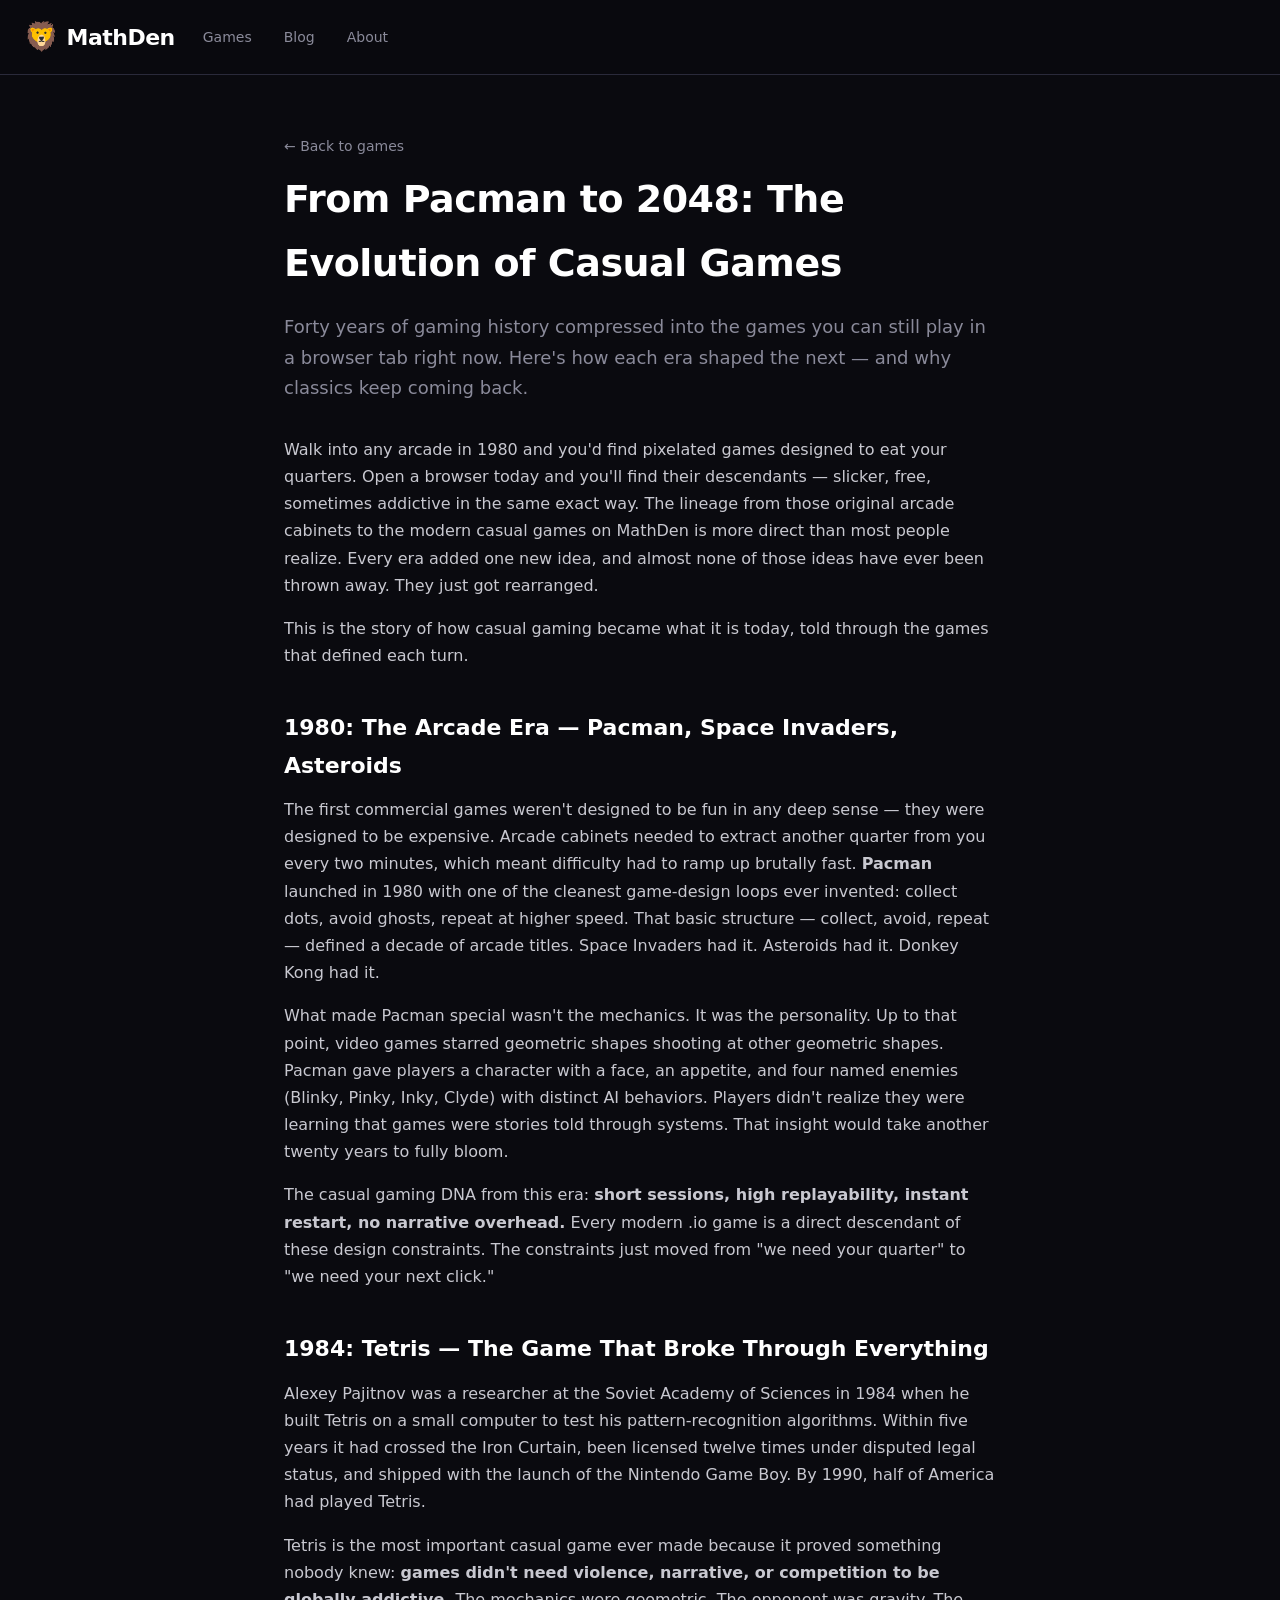
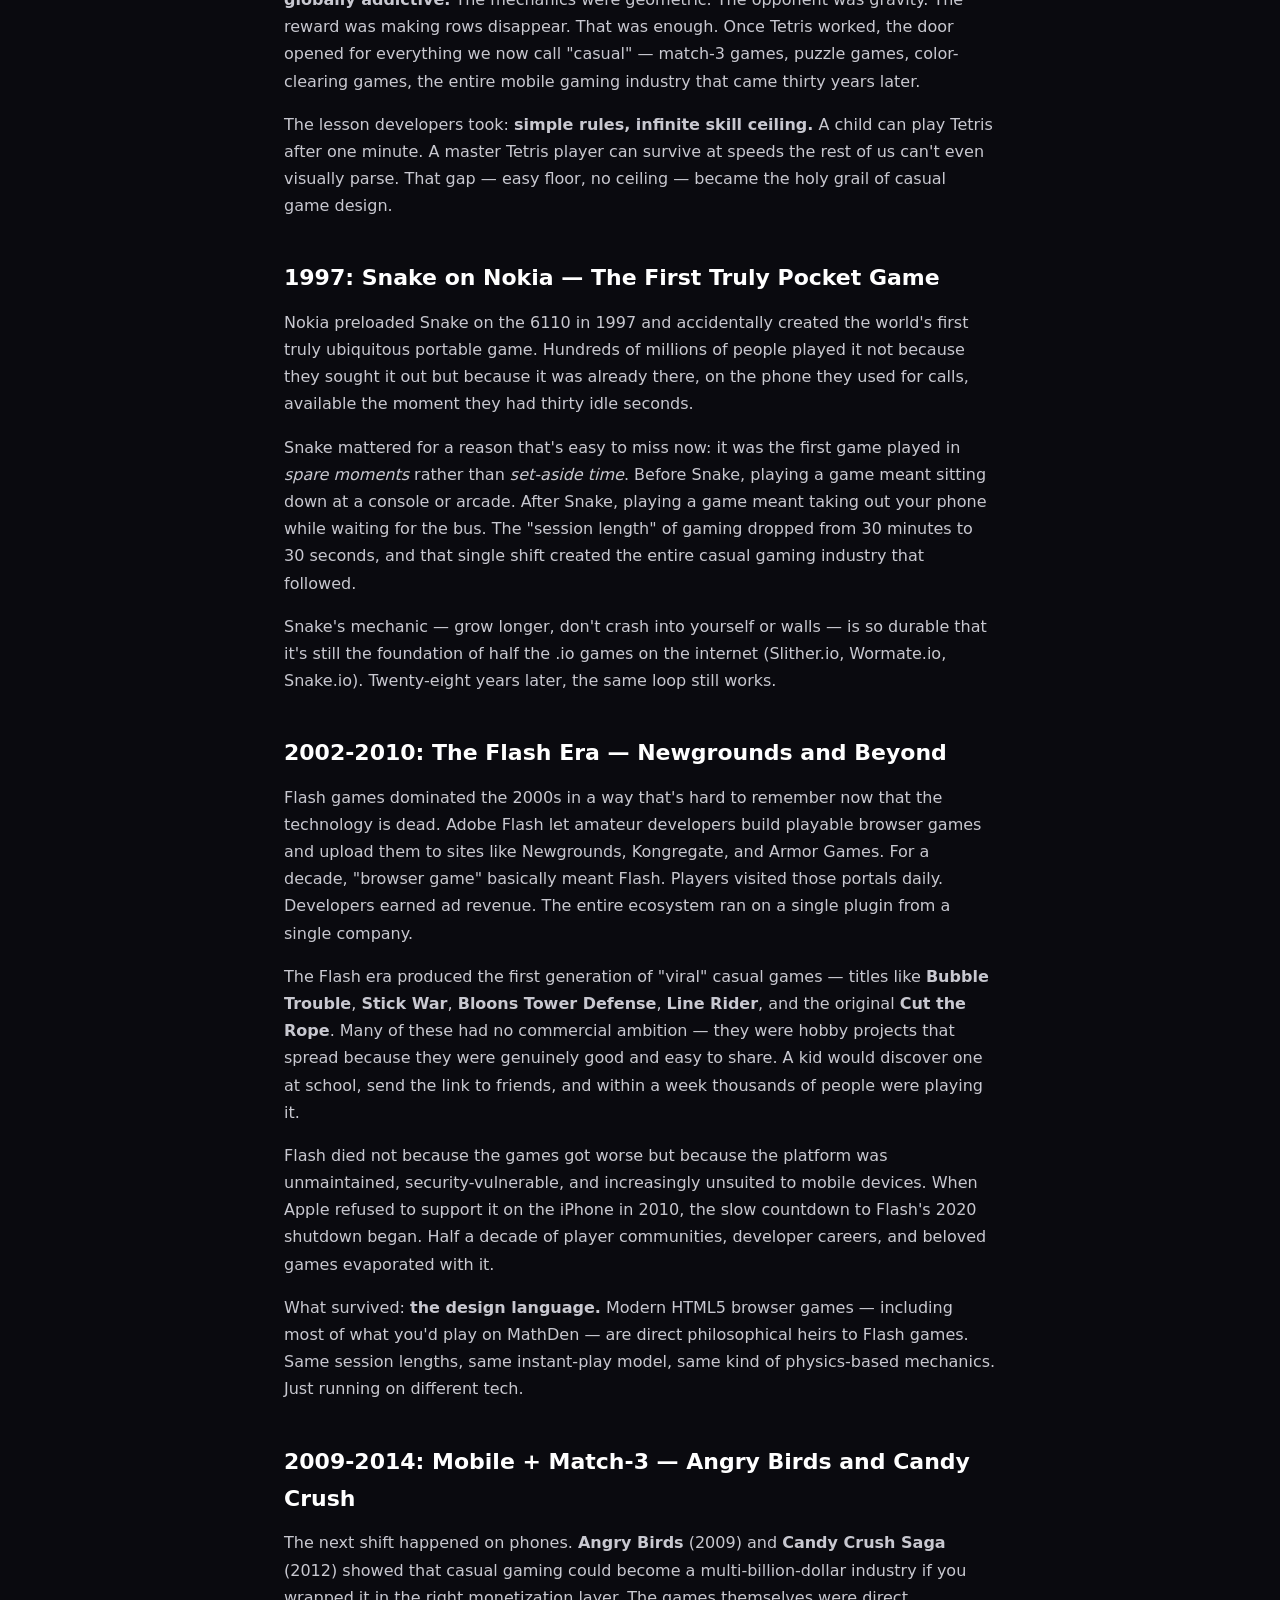
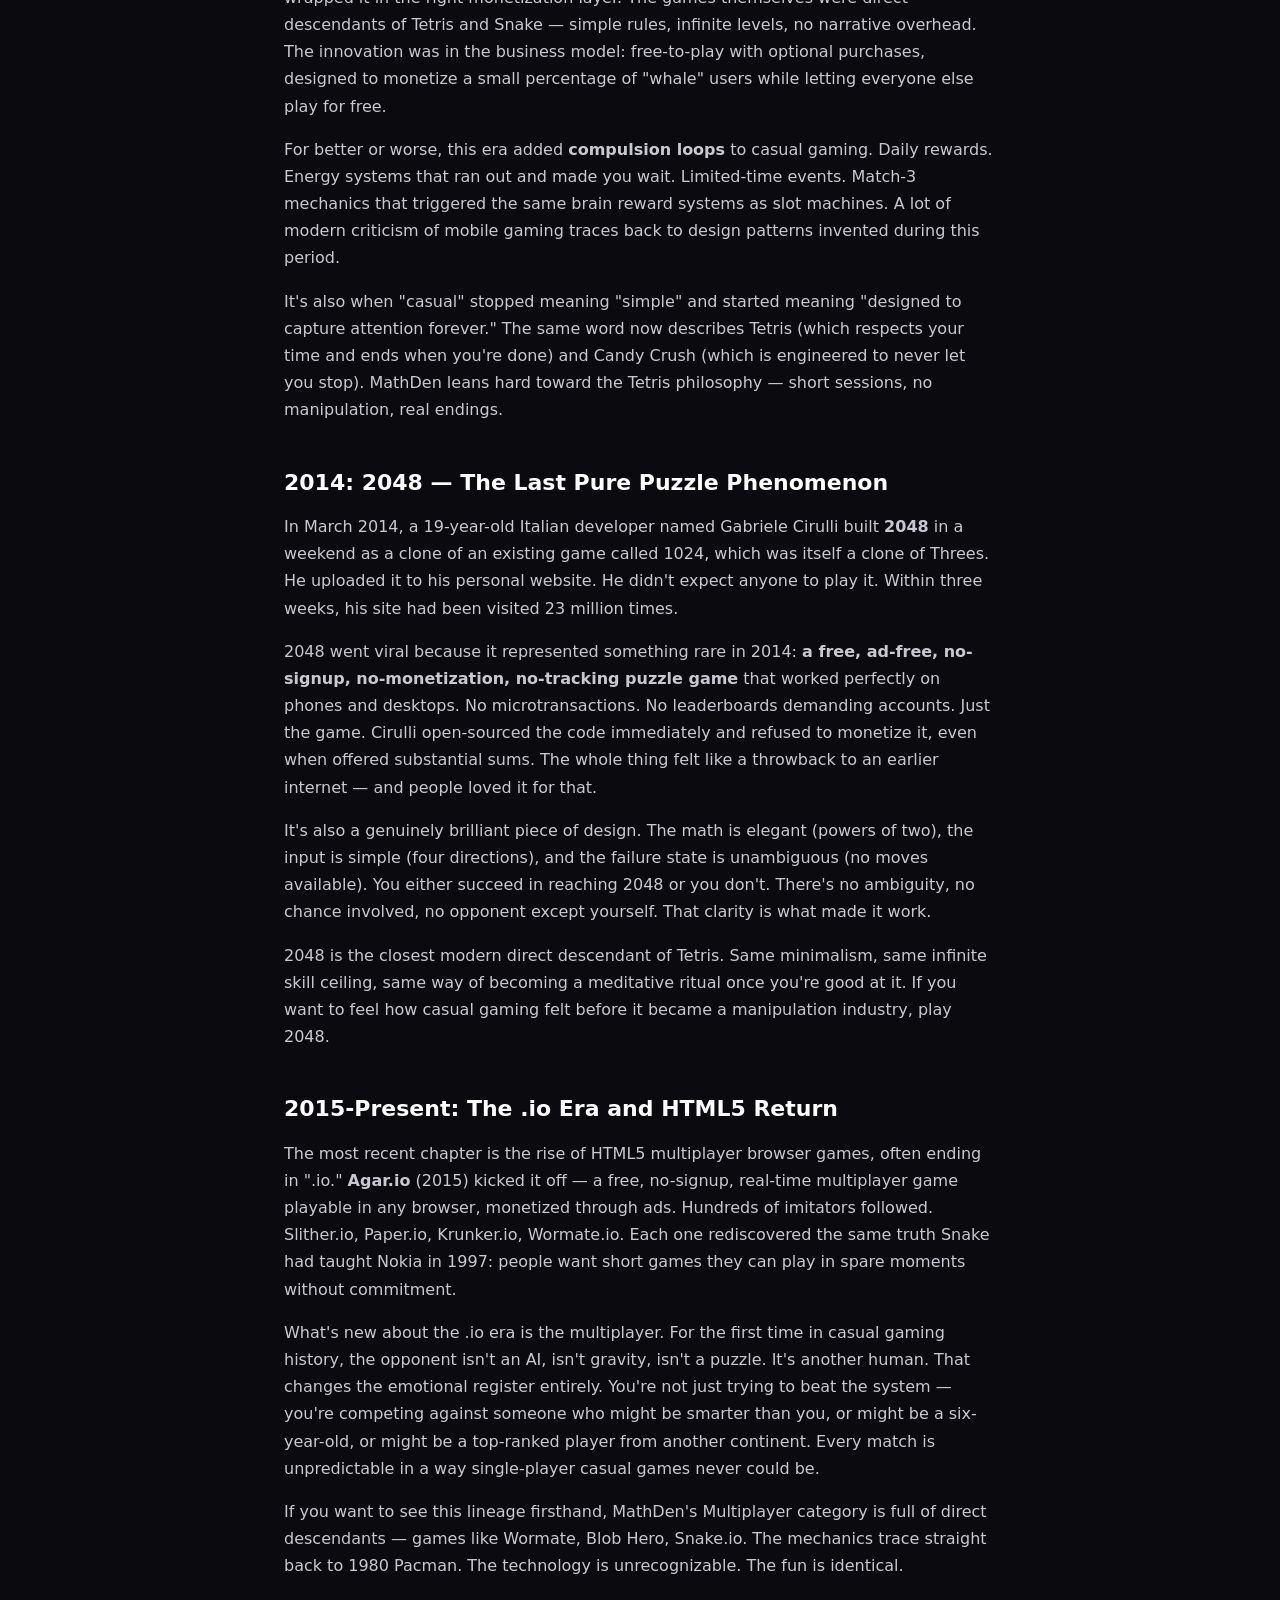
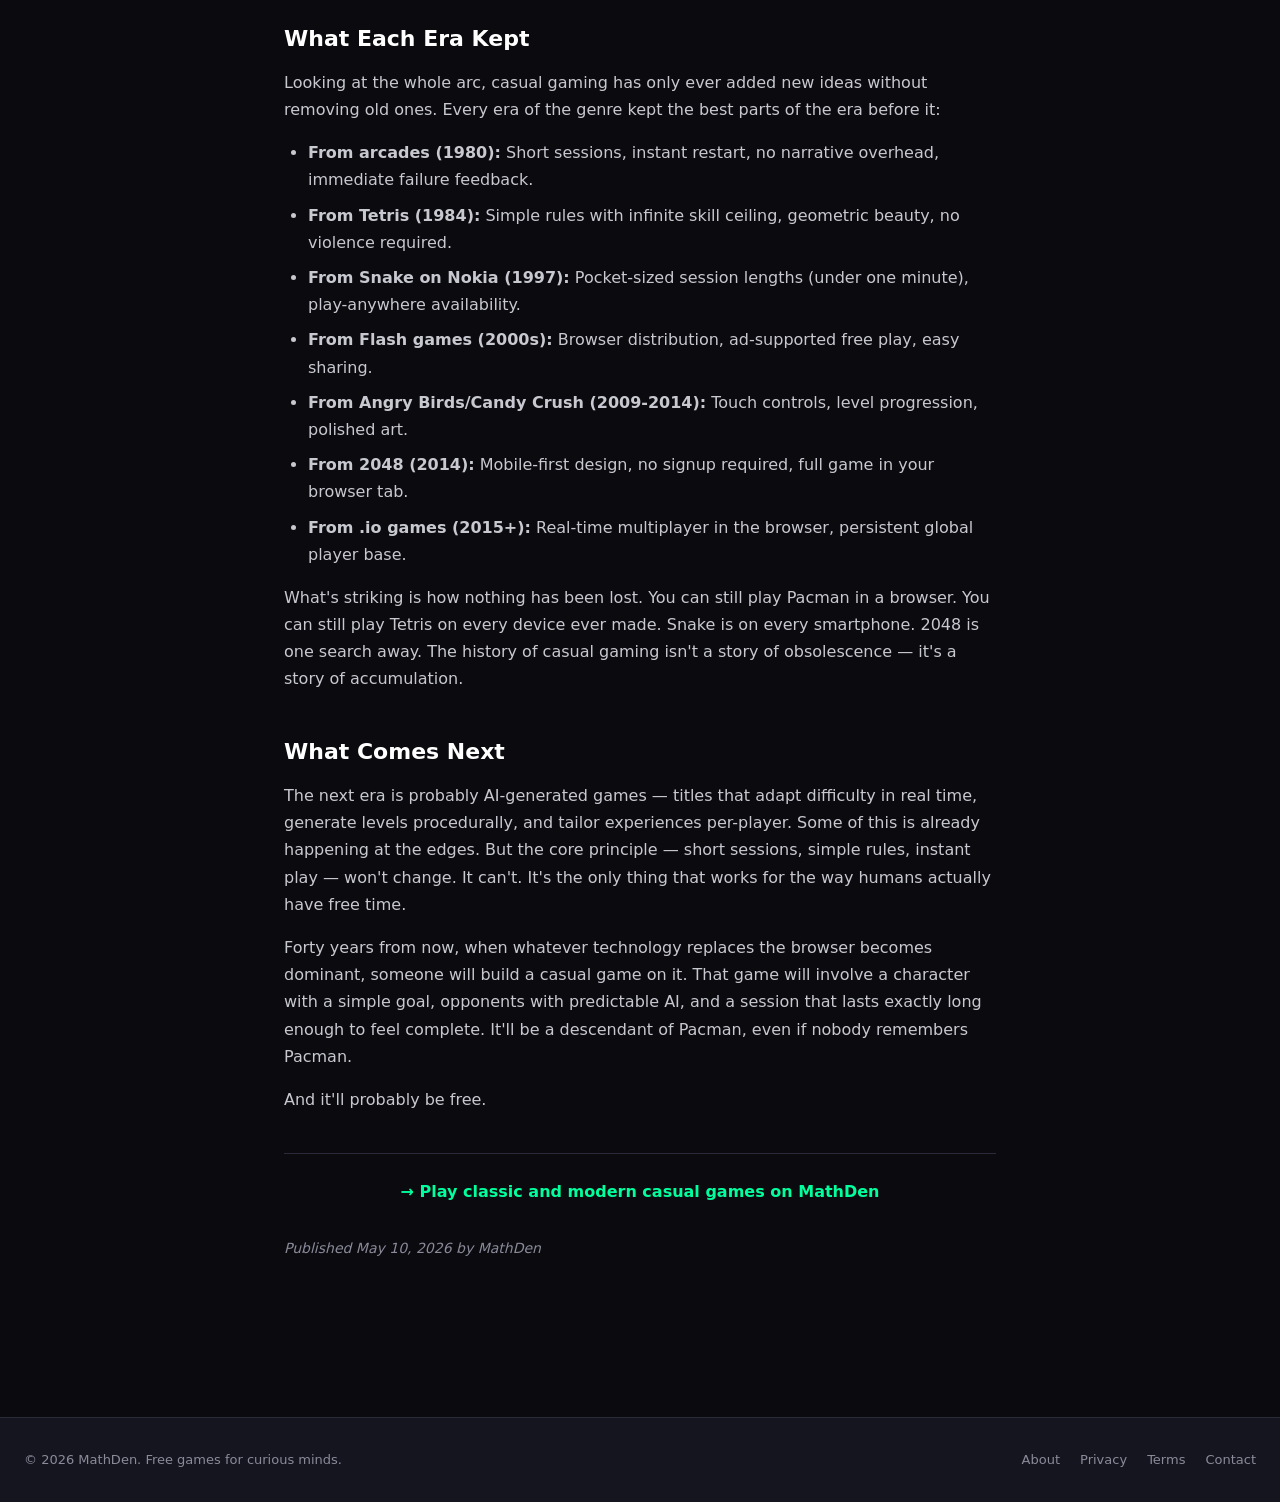
<file: blog/evolution-of-casual-games.html>
<!DOCTYPE html>
<html lang="en">
<head>
  <meta charset="UTF-8">
  <meta name="viewport" content="width=device-width, initial-scale=1.0">

  <title>From Pacman to 2048: The Evolution of Casual Games — MathDen</title>
  <meta name="description" content="A 40-year history of casual gaming, from arcade cabinets to browser tabs. How Pacman, Tetris, Snake, Flash, and 2048 each defined an era — and what comes next.">

  <!-- FAVICONS -->
  <link rel="icon" type="image/svg+xml" href="/favicon.svg">
  <link rel="icon" type="image/png" sizes="32x32" href="/assets/images/favicon-32.png">
  <link rel="icon" type="image/png" sizes="16x16" href="/assets/images/favicon-16.png">
  <link rel="apple-touch-icon" sizes="180x180" href="/assets/images/favicon-180.png">

  <!-- OPEN GRAPH -->
  <meta property="og:title" content="From Pacman to 2048: The Evolution of Casual Games">
  <meta property="og:description" content="A 40-year history of casual gaming, from arcade cabinets to browser tabs. How each era defined the next.">
  <meta property="og:image" content="https://mathden.com/assets/images/og-image.png">
  <meta property="og:url" content="https://mathden.com/blog/evolution-of-casual-games.html">
  <meta property="og:type" content="article">
  <meta property="og:site_name" content="MathDen">

  <link rel="stylesheet" href="/assets/css/style.css">
</head>
<body>

  <header>
    <div class="header-inner">
      <a href="/" class="logo">
        <span class="logo-emoji">🦁</span>
        <span>MathDen</span>
      </a>
      <nav class="header-nav">
        <a href="/" class="header-nav-link">Games</a>
        <a href="/blog/" class="header-nav-link">Blog</a>
        <a href="/about.html" class="header-nav-link">About</a>
      </nav>
    </div>
  </header>

  <main class="text-page">
    <p style="color: var(--text-dim); font-size: 14px; margin-bottom: 8px;">
      <a href="/" style="color: var(--text-dim); text-decoration: none;">← Back to games</a>
    </p>

    <h1>From Pacman to 2048: The Evolution of Casual Games</h1>
    <p class="lead">Forty years of gaming history compressed into the games you can still play in a browser tab right now. Here's how each era shaped the next — and why classics keep coming back.</p>

    <p>Walk into any arcade in 1980 and you'd find pixelated games designed to eat your quarters. Open a browser today and you'll find their descendants — slicker, free, sometimes addictive in the same exact way. The lineage from those original arcade cabinets to the modern casual games on MathDen is more direct than most people realize. Every era added one new idea, and almost none of those ideas have ever been thrown away. They just got rearranged.</p>

    <p>This is the story of how casual gaming became what it is today, told through the games that defined each turn.</p>

    <h2>1980: The Arcade Era — Pacman, Space Invaders, Asteroids</h2>
    <p>The first commercial games weren't designed to be fun in any deep sense — they were designed to be expensive. Arcade cabinets needed to extract another quarter from you every two minutes, which meant difficulty had to ramp up brutally fast. <strong>Pacman</strong> launched in 1980 with one of the cleanest game-design loops ever invented: collect dots, avoid ghosts, repeat at higher speed. That basic structure — collect, avoid, repeat — defined a decade of arcade titles. Space Invaders had it. Asteroids had it. Donkey Kong had it.</p>

    <p>What made Pacman special wasn't the mechanics. It was the personality. Up to that point, video games starred geometric shapes shooting at other geometric shapes. Pacman gave players a character with a face, an appetite, and four named enemies (Blinky, Pinky, Inky, Clyde) with distinct AI behaviors. Players didn't realize they were learning that games were stories told through systems. That insight would take another twenty years to fully bloom.</p>

    <p>The casual gaming DNA from this era: <strong>short sessions, high replayability, instant restart, no narrative overhead.</strong> Every modern .io game is a direct descendant of these design constraints. The constraints just moved from "we need your quarter" to "we need your next click."</p>

    <h2>1984: Tetris — The Game That Broke Through Everything</h2>
    <p>Alexey Pajitnov was a researcher at the Soviet Academy of Sciences in 1984 when he built Tetris on a small computer to test his pattern-recognition algorithms. Within five years it had crossed the Iron Curtain, been licensed twelve times under disputed legal status, and shipped with the launch of the Nintendo Game Boy. By 1990, half of America had played Tetris.</p>

    <p>Tetris is the most important casual game ever made because it proved something nobody knew: <strong>games didn't need violence, narrative, or competition to be globally addictive.</strong> The mechanics were geometric. The opponent was gravity. The reward was making rows disappear. That was enough. Once Tetris worked, the door opened for everything we now call "casual" — match-3 games, puzzle games, color-clearing games, the entire mobile gaming industry that came thirty years later.</p>

    <p>The lesson developers took: <strong>simple rules, infinite skill ceiling.</strong> A child can play Tetris after one minute. A master Tetris player can survive at speeds the rest of us can't even visually parse. That gap — easy floor, no ceiling — became the holy grail of casual game design.</p>

    <h2>1997: Snake on Nokia — The First Truly Pocket Game</h2>
    <p>Nokia preloaded Snake on the 6110 in 1997 and accidentally created the world's first truly ubiquitous portable game. Hundreds of millions of people played it not because they sought it out but because it was already there, on the phone they used for calls, available the moment they had thirty idle seconds.</p>

    <p>Snake mattered for a reason that's easy to miss now: it was the first game played in <em>spare moments</em> rather than <em>set-aside time</em>. Before Snake, playing a game meant sitting down at a console or arcade. After Snake, playing a game meant taking out your phone while waiting for the bus. The "session length" of gaming dropped from 30 minutes to 30 seconds, and that single shift created the entire casual gaming industry that followed.</p>

    <p>Snake's mechanic — grow longer, don't crash into yourself or walls — is so durable that it's still the foundation of half the .io games on the internet (Slither.io, Wormate.io, Snake.io). Twenty-eight years later, the same loop still works.</p>

    <h2>2002-2010: The Flash Era — Newgrounds and Beyond</h2>
    <p>Flash games dominated the 2000s in a way that's hard to remember now that the technology is dead. Adobe Flash let amateur developers build playable browser games and upload them to sites like Newgrounds, Kongregate, and Armor Games. For a decade, "browser game" basically meant Flash. Players visited those portals daily. Developers earned ad revenue. The entire ecosystem ran on a single plugin from a single company.</p>

    <p>The Flash era produced the first generation of "viral" casual games — titles like <strong>Bubble Trouble</strong>, <strong>Stick War</strong>, <strong>Bloons Tower Defense</strong>, <strong>Line Rider</strong>, and the original <strong>Cut the Rope</strong>. Many of these had no commercial ambition — they were hobby projects that spread because they were genuinely good and easy to share. A kid would discover one at school, send the link to friends, and within a week thousands of people were playing it.</p>

    <p>Flash died not because the games got worse but because the platform was unmaintained, security-vulnerable, and increasingly unsuited to mobile devices. When Apple refused to support it on the iPhone in 2010, the slow countdown to Flash's 2020 shutdown began. Half a decade of player communities, developer careers, and beloved games evaporated with it.</p>

    <p>What survived: <strong>the design language.</strong> Modern HTML5 browser games — including most of what you'd play on MathDen — are direct philosophical heirs to Flash games. Same session lengths, same instant-play model, same kind of physics-based mechanics. Just running on different tech.</p>

    <h2>2009-2014: Mobile + Match-3 — Angry Birds and Candy Crush</h2>
    <p>The next shift happened on phones. <strong>Angry Birds</strong> (2009) and <strong>Candy Crush Saga</strong> (2012) showed that casual gaming could become a multi-billion-dollar industry if you wrapped it in the right monetization layer. The games themselves were direct descendants of Tetris and Snake — simple rules, infinite levels, no narrative overhead. The innovation was in the business model: free-to-play with optional purchases, designed to monetize a small percentage of "whale" users while letting everyone else play for free.</p>

    <p>For better or worse, this era added <strong>compulsion loops</strong> to casual gaming. Daily rewards. Energy systems that ran out and made you wait. Limited-time events. Match-3 mechanics that triggered the same brain reward systems as slot machines. A lot of modern criticism of mobile gaming traces back to design patterns invented during this period.</p>

    <p>It's also when "casual" stopped meaning "simple" and started meaning "designed to capture attention forever." The same word now describes Tetris (which respects your time and ends when you're done) and Candy Crush (which is engineered to never let you stop). MathDen leans hard toward the Tetris philosophy — short sessions, no manipulation, real endings.</p>

    <h2>2014: 2048 — The Last Pure Puzzle Phenomenon</h2>
    <p>In March 2014, a 19-year-old Italian developer named Gabriele Cirulli built <strong>2048</strong> in a weekend as a clone of an existing game called 1024, which was itself a clone of Threes. He uploaded it to his personal website. He didn't expect anyone to play it. Within three weeks, his site had been visited 23 million times.</p>

    <p>2048 went viral because it represented something rare in 2014: <strong>a free, ad-free, no-signup, no-monetization, no-tracking puzzle game</strong> that worked perfectly on phones and desktops. No microtransactions. No leaderboards demanding accounts. Just the game. Cirulli open-sourced the code immediately and refused to monetize it, even when offered substantial sums. The whole thing felt like a throwback to an earlier internet — and people loved it for that.</p>

    <p>It's also a genuinely brilliant piece of design. The math is elegant (powers of two), the input is simple (four directions), and the failure state is unambiguous (no moves available). You either succeed in reaching 2048 or you don't. There's no ambiguity, no chance involved, no opponent except yourself. That clarity is what made it work.</p>

    <p>2048 is the closest modern direct descendant of Tetris. Same minimalism, same infinite skill ceiling, same way of becoming a meditative ritual once you're good at it. If you want to feel how casual gaming felt before it became a manipulation industry, play 2048.</p>

    <h2>2015-Present: The .io Era and HTML5 Return</h2>
    <p>The most recent chapter is the rise of HTML5 multiplayer browser games, often ending in ".io." <strong>Agar.io</strong> (2015) kicked it off — a free, no-signup, real-time multiplayer game playable in any browser, monetized through ads. Hundreds of imitators followed. Slither.io, Paper.io, Krunker.io, Wormate.io. Each one rediscovered the same truth Snake had taught Nokia in 1997: people want short games they can play in spare moments without commitment.</p>

    <p>What's new about the .io era is the multiplayer. For the first time in casual gaming history, the opponent isn't an AI, isn't gravity, isn't a puzzle. It's another human. That changes the emotional register entirely. You're not just trying to beat the system — you're competing against someone who might be smarter than you, or might be a six-year-old, or might be a top-ranked player from another continent. Every match is unpredictable in a way single-player casual games never could be.</p>

    <p>If you want to see this lineage firsthand, MathDen's Multiplayer category is full of direct descendants — games like Wormate, Blob Hero, Snake.io. The mechanics trace straight back to 1980 Pacman. The technology is unrecognizable. The fun is identical.</p>

    <h2>What Each Era Kept</h2>
    <p>Looking at the whole arc, casual gaming has only ever added new ideas without removing old ones. Every era of the genre kept the best parts of the era before it:</p>

    <ul>
      <li><strong>From arcades (1980):</strong> Short sessions, instant restart, no narrative overhead, immediate failure feedback.</li>
      <li><strong>From Tetris (1984):</strong> Simple rules with infinite skill ceiling, geometric beauty, no violence required.</li>
      <li><strong>From Snake on Nokia (1997):</strong> Pocket-sized session lengths (under one minute), play-anywhere availability.</li>
      <li><strong>From Flash games (2000s):</strong> Browser distribution, ad-supported free play, easy sharing.</li>
      <li><strong>From Angry Birds/Candy Crush (2009-2014):</strong> Touch controls, level progression, polished art.</li>
      <li><strong>From 2048 (2014):</strong> Mobile-first design, no signup required, full game in your browser tab.</li>
      <li><strong>From .io games (2015+):</strong> Real-time multiplayer in the browser, persistent global player base.</li>
    </ul>

    <p>What's striking is how nothing has been lost. You can still play Pacman in a browser. You can still play Tetris on every device ever made. Snake is on every smartphone. 2048 is one search away. The history of casual gaming isn't a story of obsolescence — it's a story of accumulation.</p>

    <h2>What Comes Next</h2>
    <p>The next era is probably AI-generated games — titles that adapt difficulty in real time, generate levels procedurally, and tailor experiences per-player. Some of this is already happening at the edges. But the core principle — short sessions, simple rules, instant play — won't change. It can't. It's the only thing that works for the way humans actually have free time.</p>

    <p>Forty years from now, when whatever technology replaces the browser becomes dominant, someone will build a casual game on it. That game will involve a character with a simple goal, opponents with predictable AI, and a session that lasts exactly long enough to feel complete. It'll be a descendant of Pacman, even if nobody remembers Pacman.</p>

    <p>And it'll probably be free.</p>

    <p style="margin-top: 40px; padding-top: 24px; border-top: 1px solid var(--border); text-align: center;">
      <a href="/" style="color: var(--accent); text-decoration: none; font-weight: 600;">→ Play classic and modern casual games on MathDen</a>
    </p>

    <p style="margin-top: 32px; color: var(--text-dim); font-size: 14px;">
      <em>Published May 10, 2026 by MathDen</em>
    </p>
  </main>

  <footer class="site-footer">
    <div class="footer-inner">
      <p>© 2026 MathDen. Free games for curious minds.</p>
      <nav class="footer-links">
        <a href="/about.html">About</a>
        <a href="/privacy.html">Privacy</a>
        <a href="/terms.html">Terms</a>
        <a href="mailto:hello@mathden.com">Contact</a>
      </nav>
    </div>
  </footer>

</body>
</html>
</file>
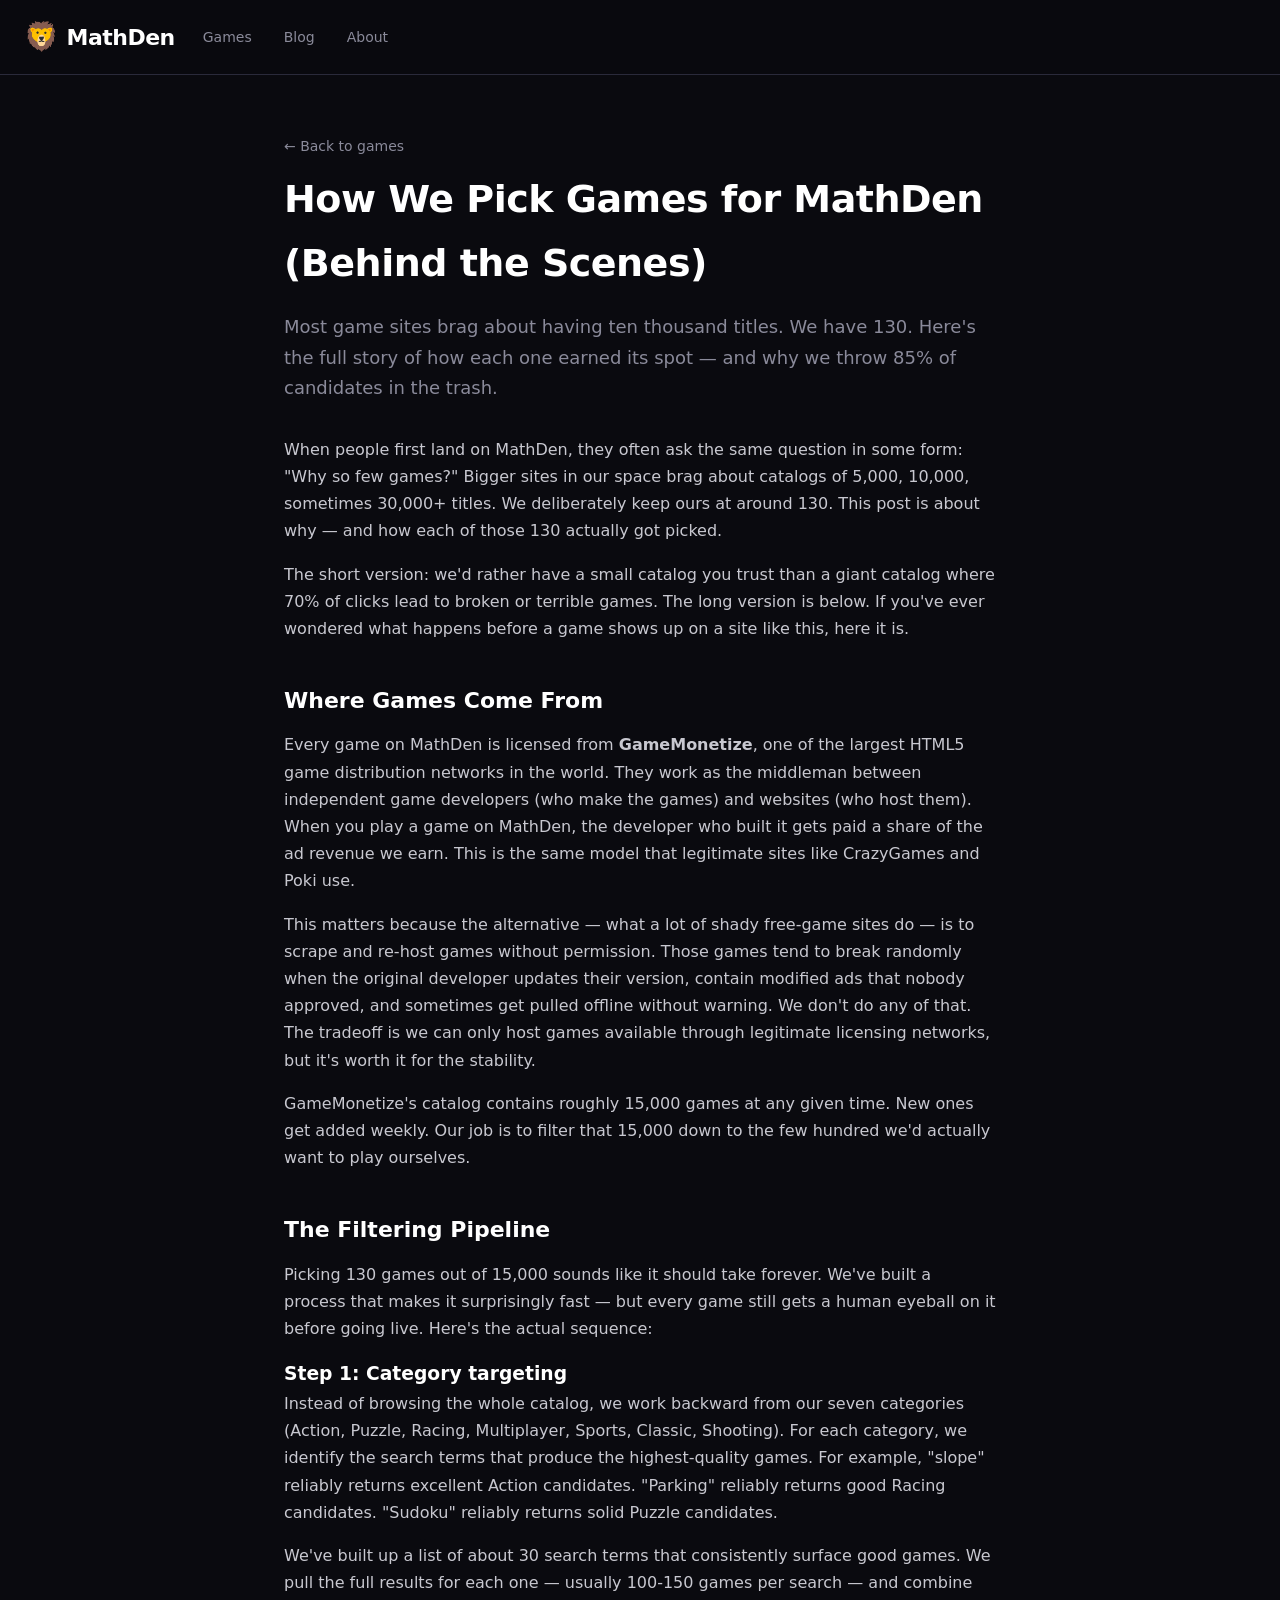
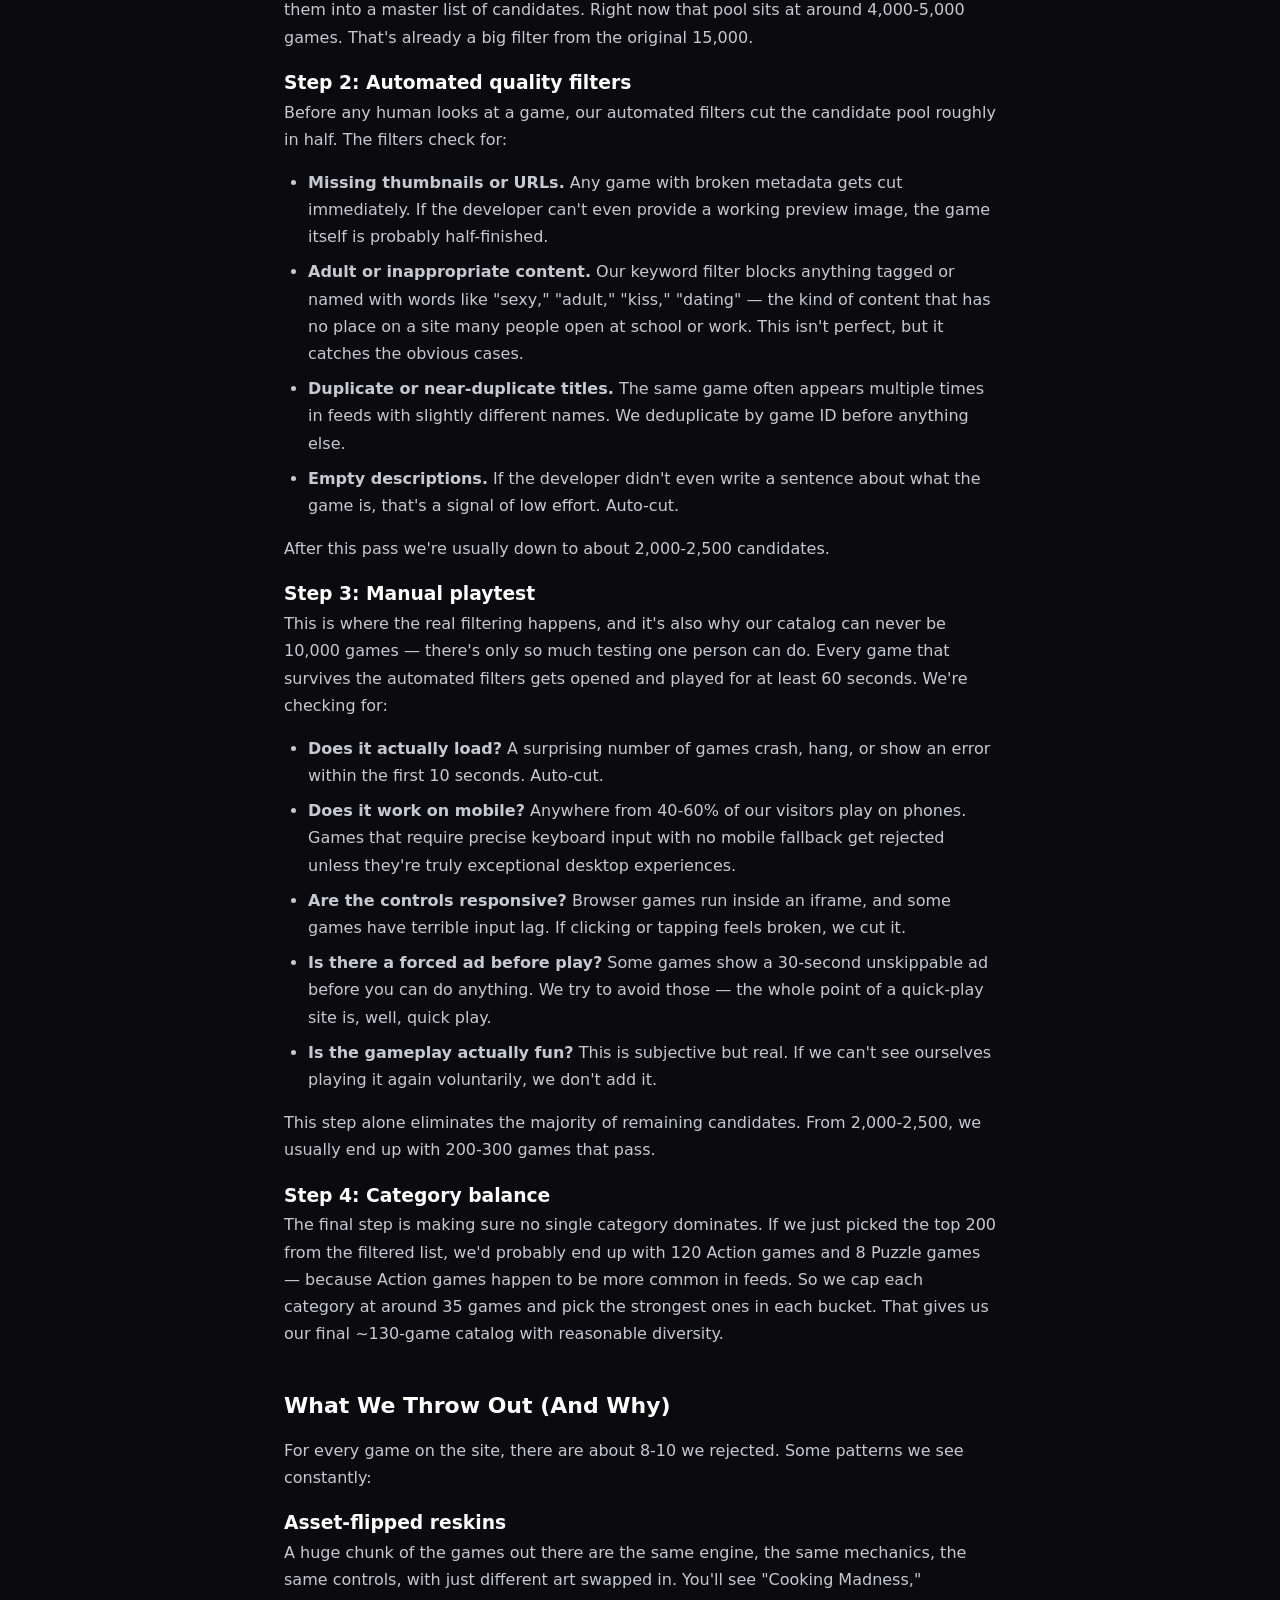
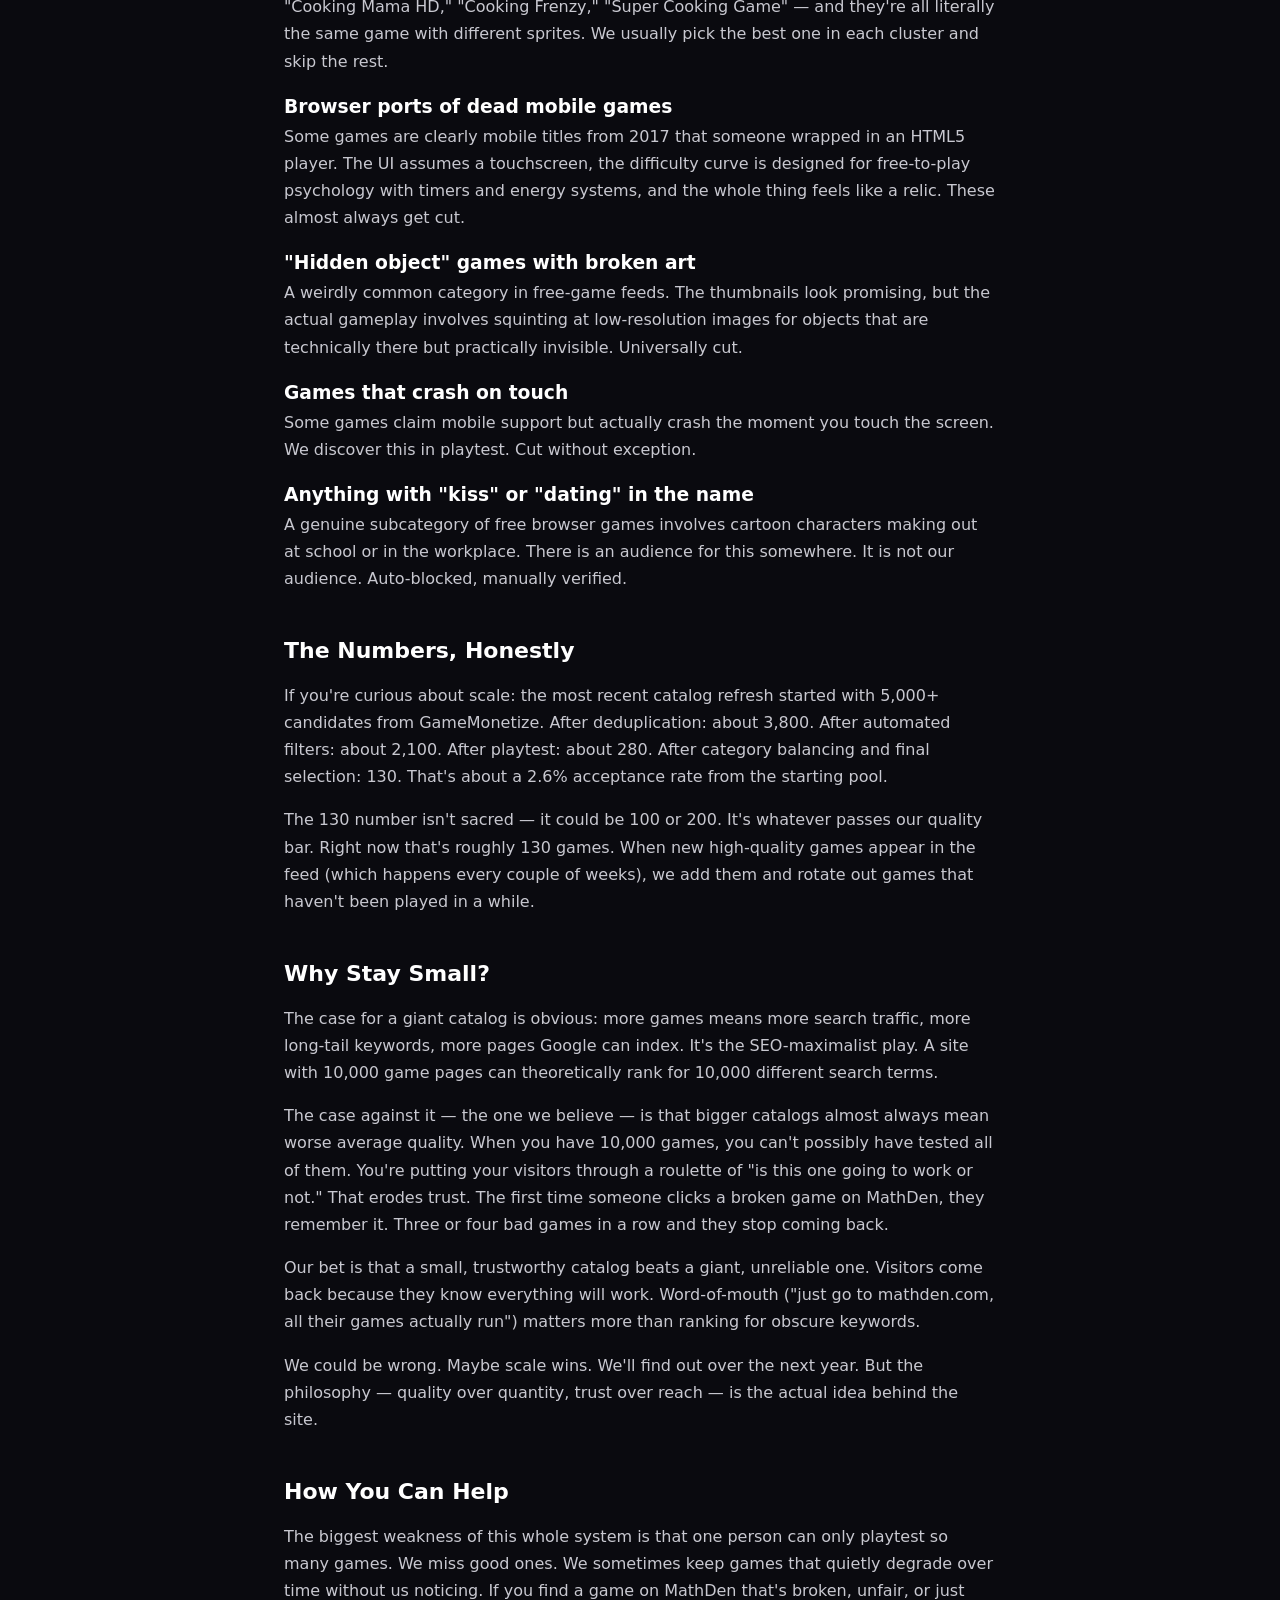
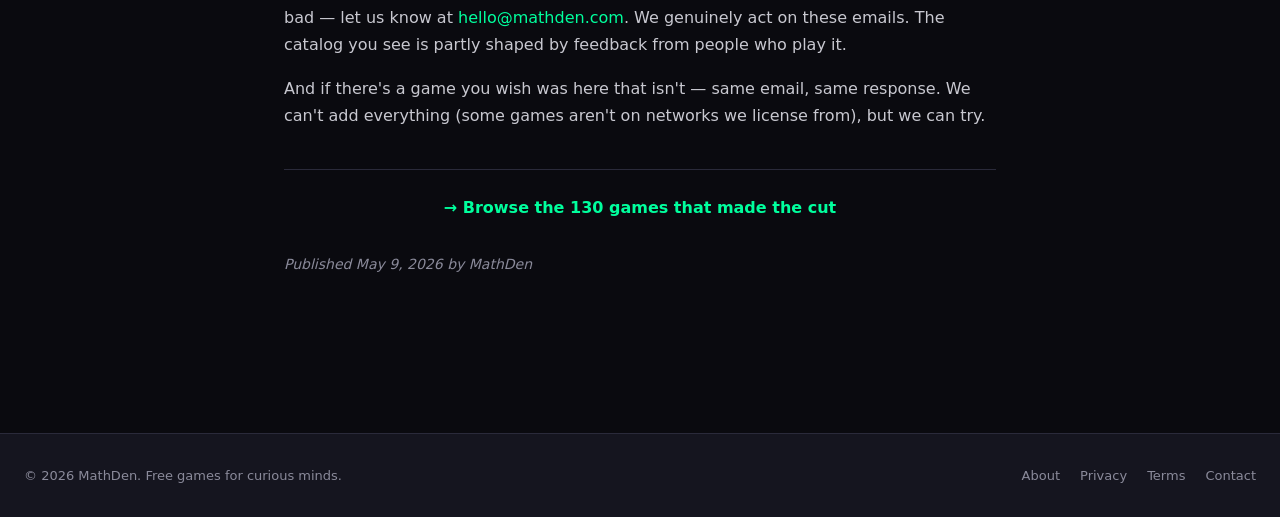
<file: blog/how-we-pick-games.html>
<!DOCTYPE html>
<html lang="en">
<head>
  <meta charset="UTF-8">
  <meta name="viewport" content="width=device-width, initial-scale=1.0">

  <title>How We Pick Games for MathDen (Behind the Scenes) — MathDen</title>
  <meta name="description" content="The full process behind picking 130 games out of thousands. What gets cut, what makes it, and why the catalog stays small on purpose.">

  <!-- FAVICONS -->
  <link rel="icon" type="image/svg+xml" href="/favicon.svg">
  <link rel="icon" type="image/png" sizes="32x32" href="/assets/images/favicon-32.png">
  <link rel="icon" type="image/png" sizes="16x16" href="/assets/images/favicon-16.png">
  <link rel="apple-touch-icon" sizes="180x180" href="/assets/images/favicon-180.png">

  <!-- OPEN GRAPH -->
  <meta property="og:title" content="How We Pick Games for MathDen (Behind the Scenes)">
  <meta property="og:description" content="The full process behind picking 130 games out of thousands. What gets cut, what makes it, and why the catalog stays small on purpose.">
  <meta property="og:image" content="https://mathden.com/assets/images/og-image.png">
  <meta property="og:url" content="https://mathden.com/blog/how-we-pick-games.html">
  <meta property="og:type" content="article">
  <meta property="og:site_name" content="MathDen">

  <link rel="stylesheet" href="/assets/css/style.css">
</head>
<body>

  <header>
    <div class="header-inner">
      <a href="/" class="logo">
        <span class="logo-emoji">🦁</span>
        <span>MathDen</span>
      </a>
      <nav class="header-nav">
        <a href="/" class="header-nav-link">Games</a>
        <a href="/blog/" class="header-nav-link">Blog</a>
        <a href="/about.html" class="header-nav-link">About</a>
      </nav>
    </div>
  </header>


  <main class="text-page">
    <p style="color: var(--text-dim); font-size: 14px; margin-bottom: 8px;">
      <a href="/" style="color: var(--text-dim); text-decoration: none;">← Back to games</a>
    </p>

    <h1>How We Pick Games for MathDen (Behind the Scenes)</h1>
    <p class="lead">Most game sites brag about having ten thousand titles. We have 130. Here's the full story of how each one earned its spot — and why we throw 85% of candidates in the trash.</p>

    <p>When people first land on MathDen, they often ask the same question in some form: "Why so few games?" Bigger sites in our space brag about catalogs of 5,000, 10,000, sometimes 30,000+ titles. We deliberately keep ours at around 130. This post is about why — and how each of those 130 actually got picked.</p>

    <p>The short version: we'd rather have a small catalog you trust than a giant catalog where 70% of clicks lead to broken or terrible games. The long version is below. If you've ever wondered what happens before a game shows up on a site like this, here it is.</p>

    <h2>Where Games Come From</h2>
    <p>Every game on MathDen is licensed from <strong>GameMonetize</strong>, one of the largest HTML5 game distribution networks in the world. They work as the middleman between independent game developers (who make the games) and websites (who host them). When you play a game on MathDen, the developer who built it gets paid a share of the ad revenue we earn. This is the same model that legitimate sites like CrazyGames and Poki use.</p>

    <p>This matters because the alternative — what a lot of shady free-game sites do — is to scrape and re-host games without permission. Those games tend to break randomly when the original developer updates their version, contain modified ads that nobody approved, and sometimes get pulled offline without warning. We don't do any of that. The tradeoff is we can only host games available through legitimate licensing networks, but it's worth it for the stability.</p>

    <p>GameMonetize's catalog contains roughly 15,000 games at any given time. New ones get added weekly. Our job is to filter that 15,000 down to the few hundred we'd actually want to play ourselves.</p>

    <h2>The Filtering Pipeline</h2>
    <p>Picking 130 games out of 15,000 sounds like it should take forever. We've built a process that makes it surprisingly fast — but every game still gets a human eyeball on it before going live. Here's the actual sequence:</p>

    <h3>Step 1: Category targeting</h3>
    <p>Instead of browsing the whole catalog, we work backward from our seven categories (Action, Puzzle, Racing, Multiplayer, Sports, Classic, Shooting). For each category, we identify the search terms that produce the highest-quality games. For example, "slope" reliably returns excellent Action candidates. "Parking" reliably returns good Racing candidates. "Sudoku" reliably returns solid Puzzle candidates.</p>
    <p>We've built up a list of about 30 search terms that consistently surface good games. We pull the full results for each one — usually 100-150 games per search — and combine them into a master list of candidates. Right now that pool sits at around 4,000-5,000 games. That's already a big filter from the original 15,000.</p>

    <h3>Step 2: Automated quality filters</h3>
    <p>Before any human looks at a game, our automated filters cut the candidate pool roughly in half. The filters check for:</p>
    <ul>
      <li><strong>Missing thumbnails or URLs.</strong> Any game with broken metadata gets cut immediately. If the developer can't even provide a working preview image, the game itself is probably half-finished.</li>
      <li><strong>Adult or inappropriate content.</strong> Our keyword filter blocks anything tagged or named with words like "sexy," "adult," "kiss," "dating" — the kind of content that has no place on a site many people open at school or work. This isn't perfect, but it catches the obvious cases.</li>
      <li><strong>Duplicate or near-duplicate titles.</strong> The same game often appears multiple times in feeds with slightly different names. We deduplicate by game ID before anything else.</li>
      <li><strong>Empty descriptions.</strong> If the developer didn't even write a sentence about what the game is, that's a signal of low effort. Auto-cut.</li>
    </ul>
    <p>After this pass we're usually down to about 2,000-2,500 candidates.</p>

    <h3>Step 3: Manual playtest</h3>
    <p>This is where the real filtering happens, and it's also why our catalog can never be 10,000 games — there's only so much testing one person can do. Every game that survives the automated filters gets opened and played for at least 60 seconds. We're checking for:</p>
    <ul>
      <li><strong>Does it actually load?</strong> A surprising number of games crash, hang, or show an error within the first 10 seconds. Auto-cut.</li>
      <li><strong>Does it work on mobile?</strong> Anywhere from 40-60% of our visitors play on phones. Games that require precise keyboard input with no mobile fallback get rejected unless they're truly exceptional desktop experiences.</li>
      <li><strong>Are the controls responsive?</strong> Browser games run inside an iframe, and some games have terrible input lag. If clicking or tapping feels broken, we cut it.</li>
      <li><strong>Is there a forced ad before play?</strong> Some games show a 30-second unskippable ad before you can do anything. We try to avoid those — the whole point of a quick-play site is, well, quick play.</li>
      <li><strong>Is the gameplay actually fun?</strong> This is subjective but real. If we can't see ourselves playing it again voluntarily, we don't add it.</li>
    </ul>

    <p>This step alone eliminates the majority of remaining candidates. From 2,000-2,500, we usually end up with 200-300 games that pass.</p>

    <h3>Step 4: Category balance</h3>
    <p>The final step is making sure no single category dominates. If we just picked the top 200 from the filtered list, we'd probably end up with 120 Action games and 8 Puzzle games — because Action games happen to be more common in feeds. So we cap each category at around 35 games and pick the strongest ones in each bucket. That gives us our final ~130-game catalog with reasonable diversity.</p>

    <h2>What We Throw Out (And Why)</h2>
    <p>For every game on the site, there are about 8-10 we rejected. Some patterns we see constantly:</p>

    <h3>Asset-flipped reskins</h3>
    <p>A huge chunk of the games out there are the same engine, the same mechanics, the same controls, with just different art swapped in. You'll see "Cooking Madness," "Cooking Mama HD," "Cooking Frenzy," "Super Cooking Game" — and they're all literally the same game with different sprites. We usually pick the best one in each cluster and skip the rest.</p>

    <h3>Browser ports of dead mobile games</h3>
    <p>Some games are clearly mobile titles from 2017 that someone wrapped in an HTML5 player. The UI assumes a touchscreen, the difficulty curve is designed for free-to-play psychology with timers and energy systems, and the whole thing feels like a relic. These almost always get cut.</p>

    <h3>"Hidden object" games with broken art</h3>
    <p>A weirdly common category in free-game feeds. The thumbnails look promising, but the actual gameplay involves squinting at low-resolution images for objects that are technically there but practically invisible. Universally cut.</p>

    <h3>Games that crash on touch</h3>
    <p>Some games claim mobile support but actually crash the moment you touch the screen. We discover this in playtest. Cut without exception.</p>

    <h3>Anything with "kiss" or "dating" in the name</h3>
    <p>A genuine subcategory of free browser games involves cartoon characters making out at school or in the workplace. There is an audience for this somewhere. It is not our audience. Auto-blocked, manually verified.</p>

    <h2>The Numbers, Honestly</h2>
    <p>If you're curious about scale: the most recent catalog refresh started with 5,000+ candidates from GameMonetize. After deduplication: about 3,800. After automated filters: about 2,100. After playtest: about 280. After category balancing and final selection: 130. That's about a 2.6% acceptance rate from the starting pool.</p>

    <p>The 130 number isn't sacred — it could be 100 or 200. It's whatever passes our quality bar. Right now that's roughly 130 games. When new high-quality games appear in the feed (which happens every couple of weeks), we add them and rotate out games that haven't been played in a while.</p>

    <h2>Why Stay Small?</h2>
    <p>The case for a giant catalog is obvious: more games means more search traffic, more long-tail keywords, more pages Google can index. It's the SEO-maximalist play. A site with 10,000 game pages can theoretically rank for 10,000 different search terms.</p>

    <p>The case against it — the one we believe — is that bigger catalogs almost always mean worse average quality. When you have 10,000 games, you can't possibly have tested all of them. You're putting your visitors through a roulette of "is this one going to work or not." That erodes trust. The first time someone clicks a broken game on MathDen, they remember it. Three or four bad games in a row and they stop coming back.</p>

    <p>Our bet is that a small, trustworthy catalog beats a giant, unreliable one. Visitors come back because they know everything will work. Word-of-mouth ("just go to mathden.com, all their games actually run") matters more than ranking for obscure keywords.</p>

    <p>We could be wrong. Maybe scale wins. We'll find out over the next year. But the philosophy — quality over quantity, trust over reach — is the actual idea behind the site.</p>

    <h2>How You Can Help</h2>
    <p>The biggest weakness of this whole system is that one person can only playtest so many games. We miss good ones. We sometimes keep games that quietly degrade over time without us noticing. If you find a game on MathDen that's broken, unfair, or just bad — let us know at <a href="mailto:hello@mathden.com">hello@mathden.com</a>. We genuinely act on these emails. The catalog you see is partly shaped by feedback from people who play it.</p>

    <p>And if there's a game you wish was here that isn't — same email, same response. We can't add everything (some games aren't on networks we license from), but we can try.</p>

    <p style="margin-top: 40px; padding-top: 24px; border-top: 1px solid var(--border); text-align: center;">
      <a href="/" style="color: var(--accent); text-decoration: none; font-weight: 600;">→ Browse the 130 games that made the cut</a>
    </p>

    <p style="margin-top: 32px; color: var(--text-dim); font-size: 14px;">
      <em>Published May 9, 2026 by MathDen</em>
    </p>
  </main>

  <footer class="site-footer">
    <div class="footer-inner">
      <p>© 2026 MathDen. Free games for curious minds.</p>
      <nav class="footer-links">
        <a href="/about.html">About</a>
        <a href="/privacy.html">Privacy</a>
        <a href="/terms.html">Terms</a>
        <a href="mailto:hello@mathden.com">Contact</a>
      </nav>
    </div>
  </footer>

</body>
</html>
</file>
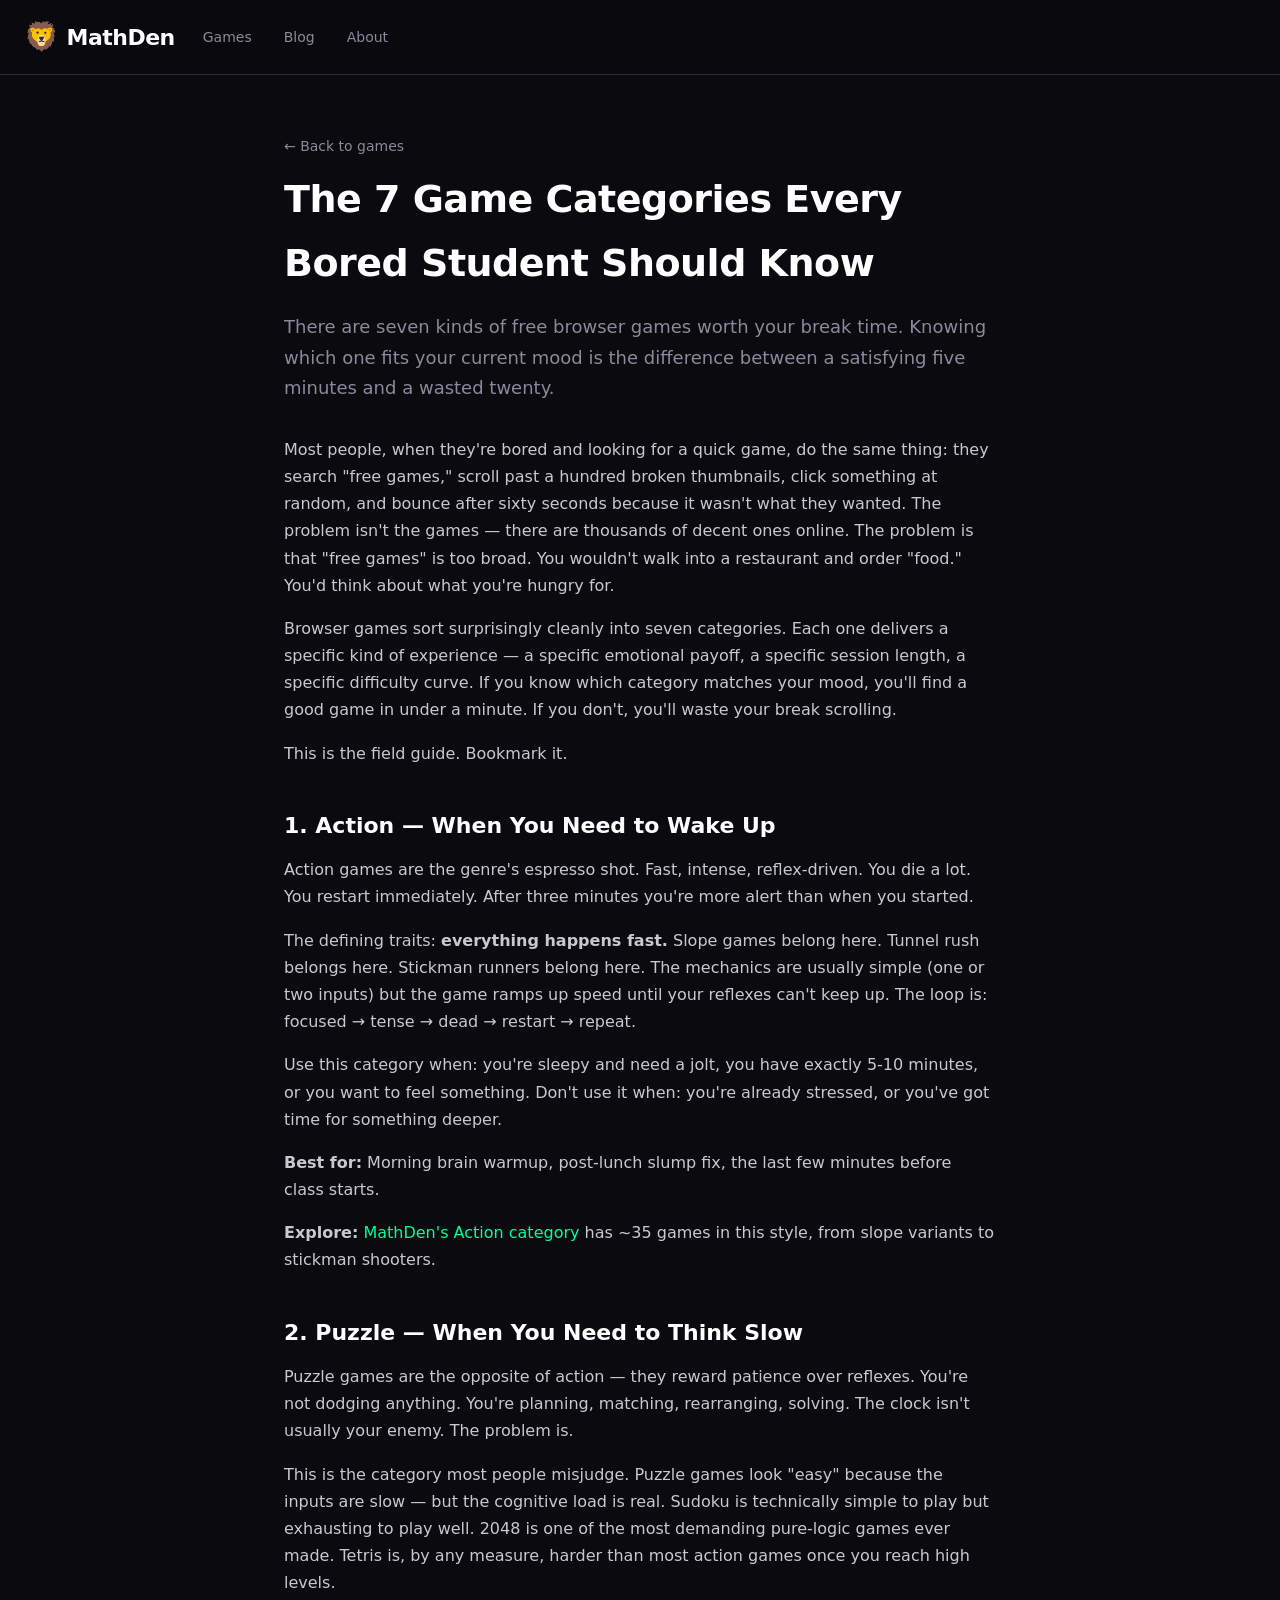
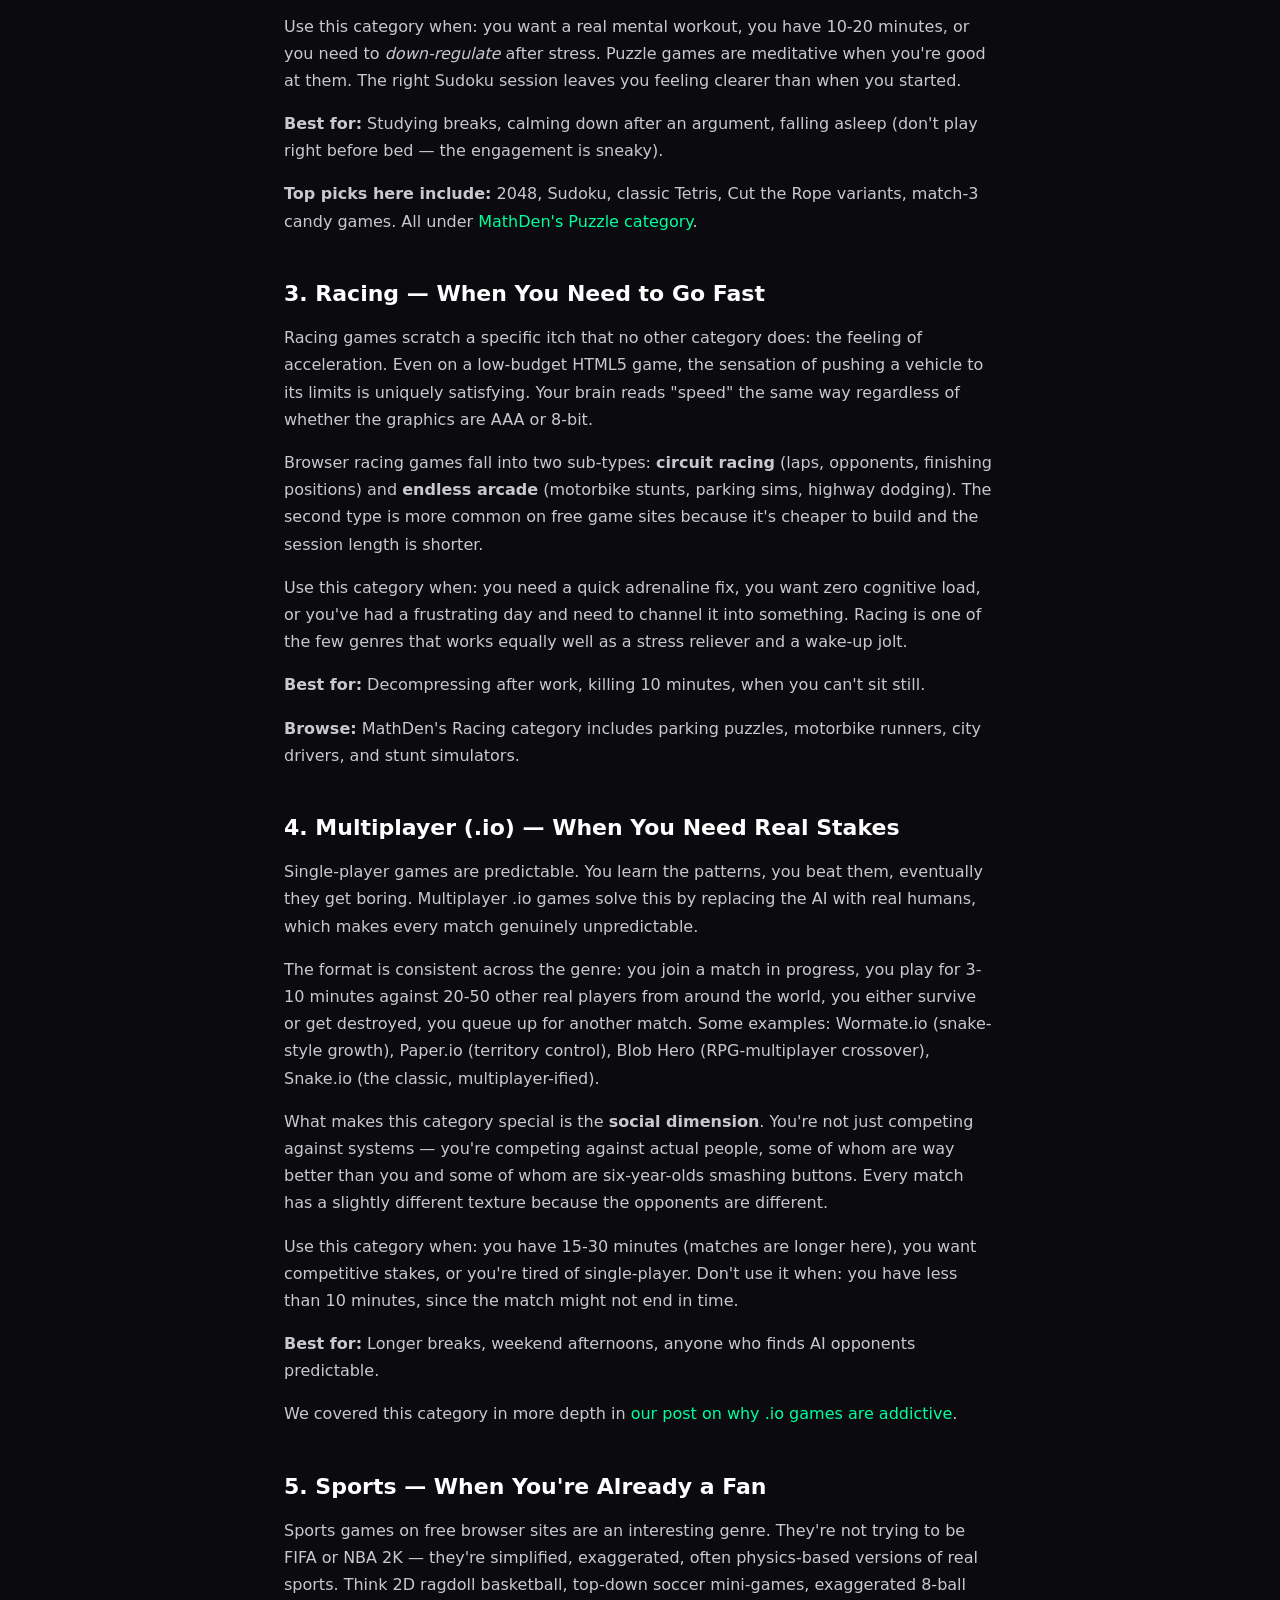
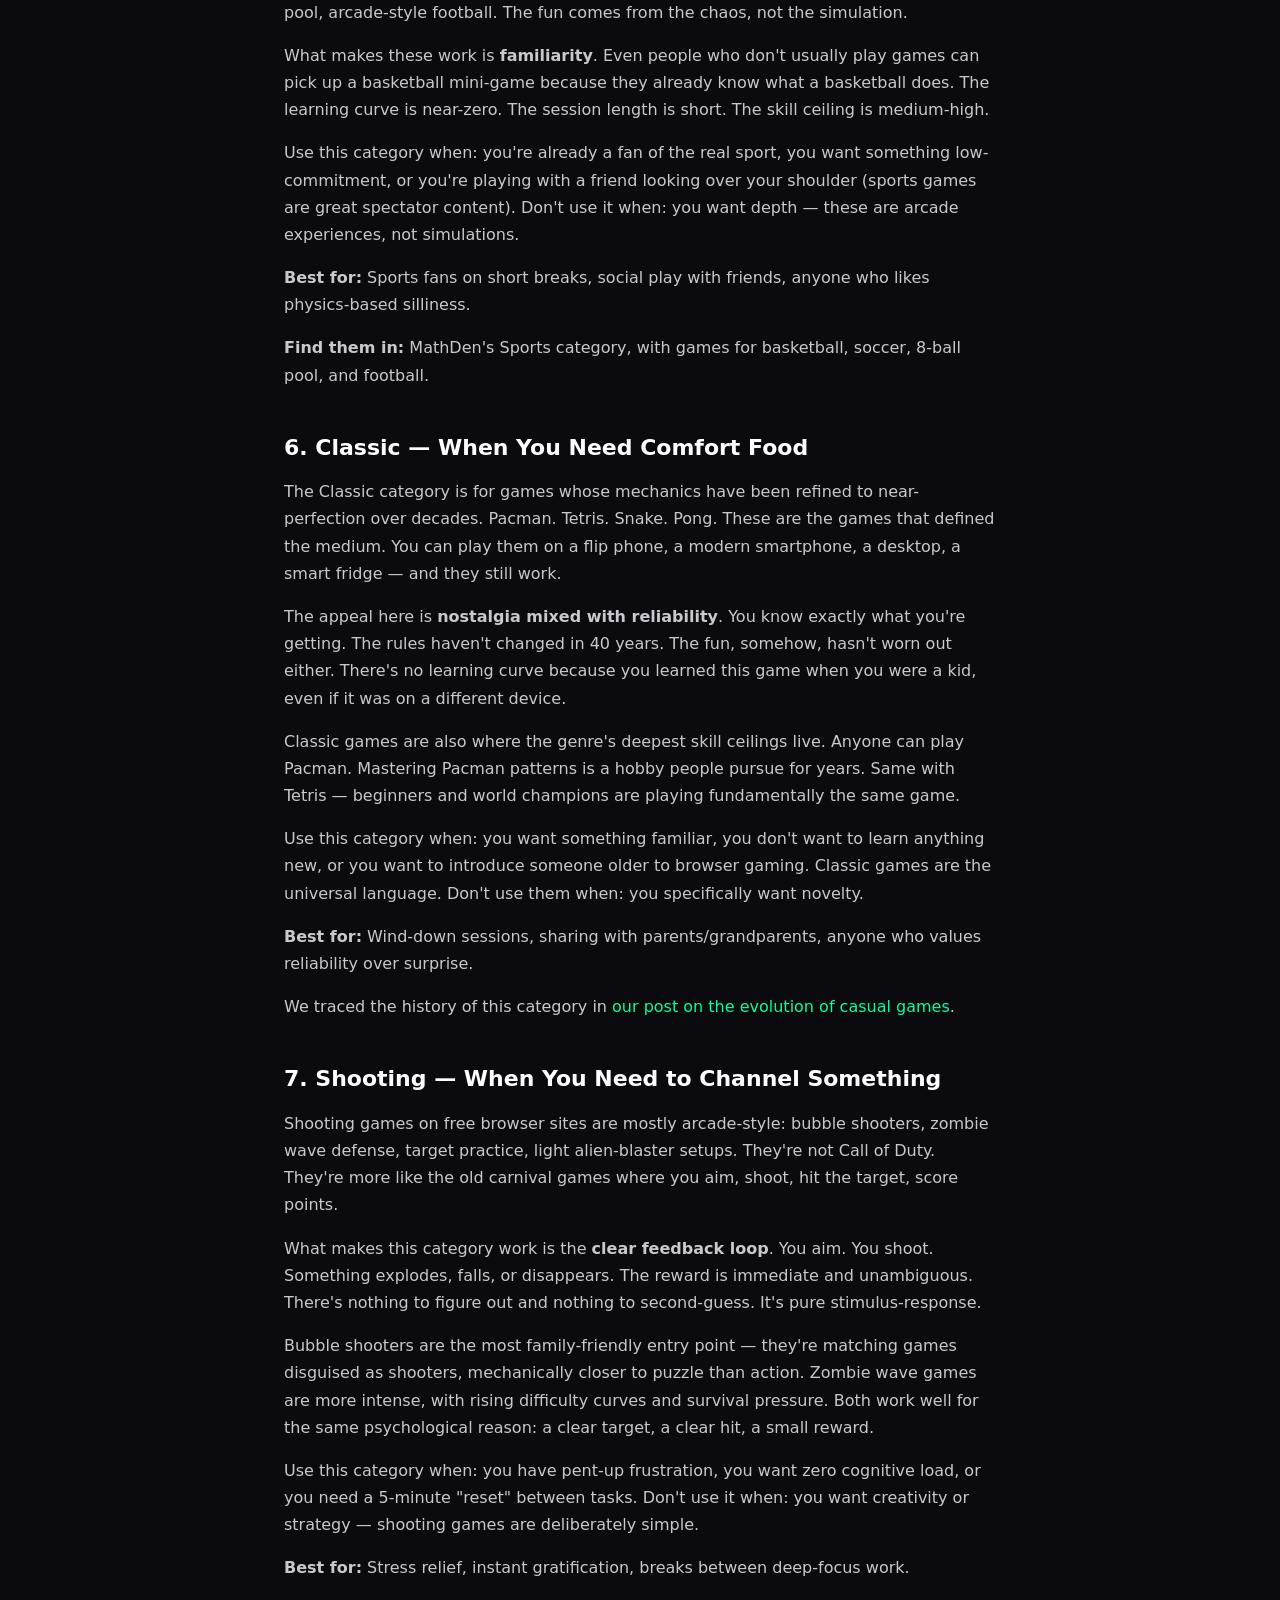
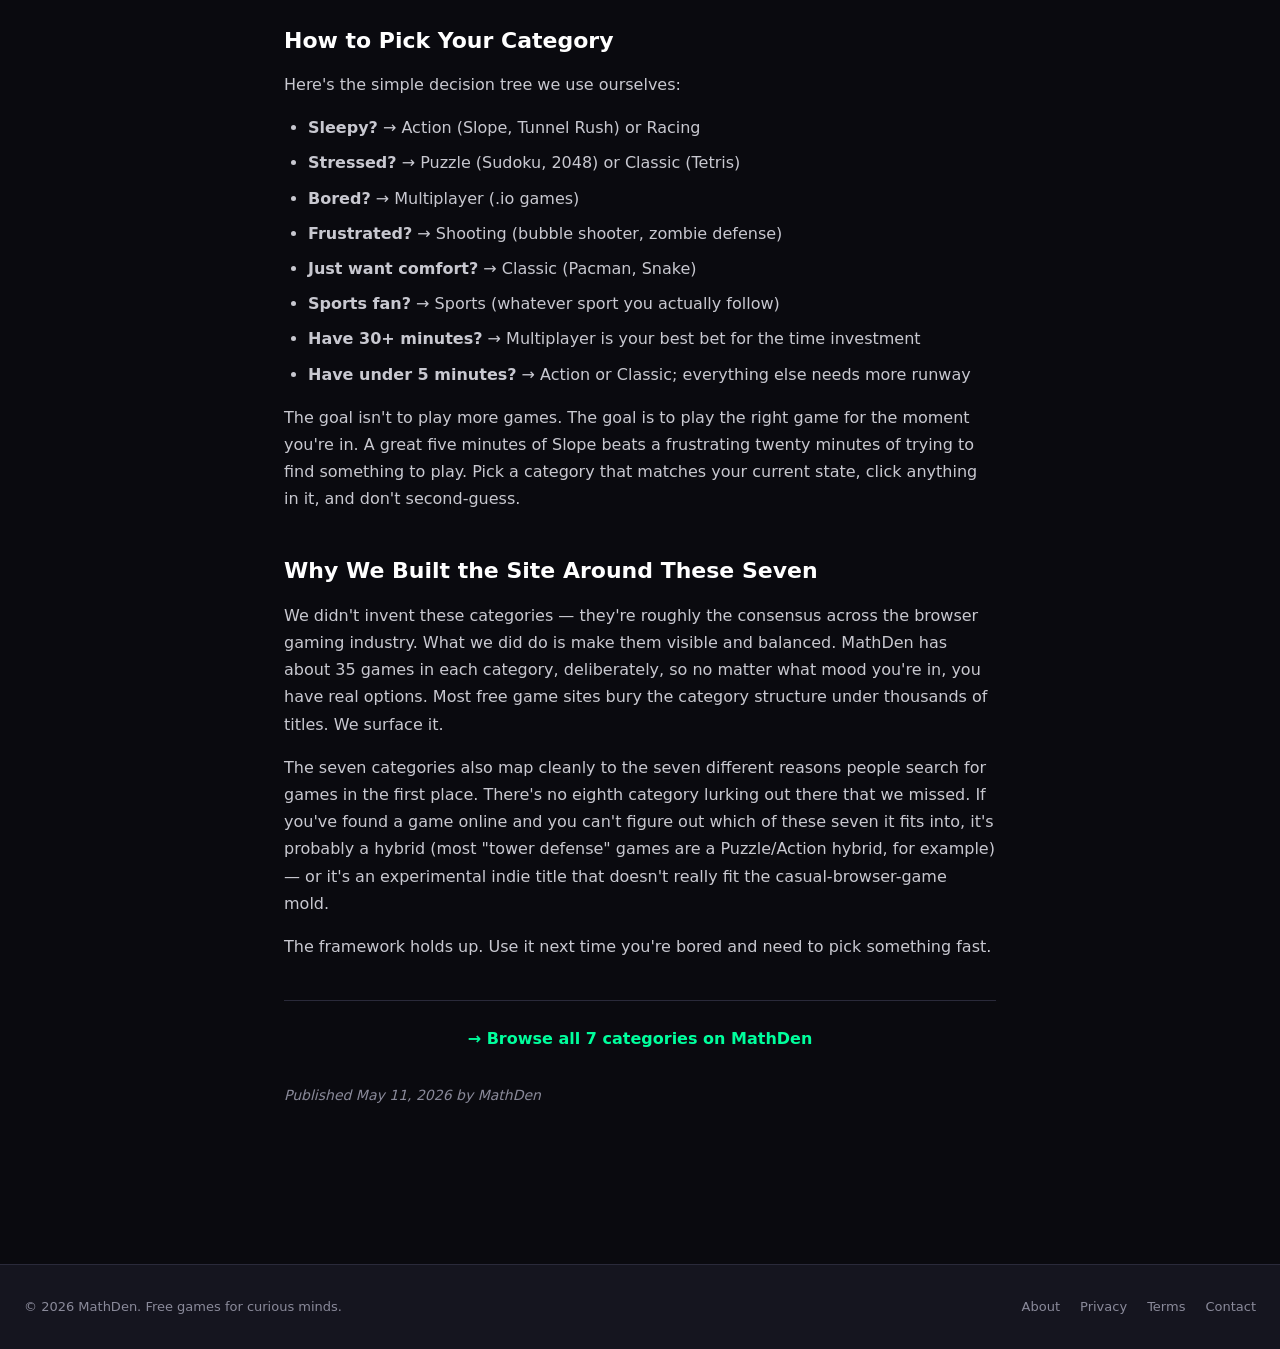
<file: blog/seven-game-categories.html>
<!DOCTYPE html>
<html lang="en">
<head>
  <meta charset="UTF-8">
  <meta name="viewport" content="width=device-width, initial-scale=1.0">

  <title>The 7 Game Categories Every Bored Student Should Know — MathDen</title>
  <meta name="description" content="From slope runs to .io games to bubble shooters — a complete tour of the 7 categories of free browser games and which one fits your mood right now.">

  <!-- FAVICONS -->
  <link rel="icon" type="image/svg+xml" href="/favicon.svg">
  <link rel="icon" type="image/png" sizes="32x32" href="/assets/images/favicon-32.png">
  <link rel="icon" type="image/png" sizes="16x16" href="/assets/images/favicon-16.png">
  <link rel="apple-touch-icon" sizes="180x180" href="/assets/images/favicon-180.png">

  <!-- OPEN GRAPH -->
  <meta property="og:title" content="The 7 Game Categories Every Bored Student Should Know">
  <meta property="og:description" content="A complete tour of the 7 categories of free browser games and which one fits your mood right now.">
  <meta property="og:image" content="https://mathden.com/assets/images/og-image.png">
  <meta property="og:url" content="https://mathden.com/blog/seven-game-categories.html">
  <meta property="og:type" content="article">
  <meta property="og:site_name" content="MathDen">

  <link rel="stylesheet" href="/assets/css/style.css">
</head>
<body>

  <header>
    <div class="header-inner">
      <a href="/" class="logo">
        <span class="logo-emoji">🦁</span>
        <span>MathDen</span>
      </a>
      <nav class="header-nav">
        <a href="/" class="header-nav-link">Games</a>
        <a href="/blog/" class="header-nav-link">Blog</a>
        <a href="/about.html" class="header-nav-link">About</a>
      </nav>
    </div>
  </header>

  <main class="text-page">
    <p style="color: var(--text-dim); font-size: 14px; margin-bottom: 8px;">
      <a href="/" style="color: var(--text-dim); text-decoration: none;">← Back to games</a>
    </p>

    <h1>The 7 Game Categories Every Bored Student Should Know</h1>
    <p class="lead">There are seven kinds of free browser games worth your break time. Knowing which one fits your current mood is the difference between a satisfying five minutes and a wasted twenty.</p>

    <p>Most people, when they're bored and looking for a quick game, do the same thing: they search "free games," scroll past a hundred broken thumbnails, click something at random, and bounce after sixty seconds because it wasn't what they wanted. The problem isn't the games — there are thousands of decent ones online. The problem is that "free games" is too broad. You wouldn't walk into a restaurant and order "food." You'd think about what you're hungry for.</p>

    <p>Browser games sort surprisingly cleanly into seven categories. Each one delivers a specific kind of experience — a specific emotional payoff, a specific session length, a specific difficulty curve. If you know which category matches your mood, you'll find a good game in under a minute. If you don't, you'll waste your break scrolling.</p>

    <p>This is the field guide. Bookmark it.</p>

    <h2>1. Action — When You Need to Wake Up</h2>
    <p>Action games are the genre's espresso shot. Fast, intense, reflex-driven. You die a lot. You restart immediately. After three minutes you're more alert than when you started.</p>
    <p>The defining traits: <strong>everything happens fast.</strong> Slope games belong here. Tunnel rush belongs here. Stickman runners belong here. The mechanics are usually simple (one or two inputs) but the game ramps up speed until your reflexes can't keep up. The loop is: focused → tense → dead → restart → repeat.</p>
    <p>Use this category when: you're sleepy and need a jolt, you have exactly 5-10 minutes, or you want to feel something. Don't use it when: you're already stressed, or you've got time for something deeper.</p>
    <p><strong>Best for:</strong> Morning brain warmup, post-lunch slump fix, the last few minutes before class starts.</p>
    <p><strong>Explore:</strong> <a href="/" style="color: var(--accent);">MathDen's Action category</a> has ~35 games in this style, from slope variants to stickman shooters.</p>

    <h2>2. Puzzle — When You Need to Think Slow</h2>
    <p>Puzzle games are the opposite of action — they reward patience over reflexes. You're not dodging anything. You're planning, matching, rearranging, solving. The clock isn't usually your enemy. The problem is.</p>
    <p>This is the category most people misjudge. Puzzle games look "easy" because the inputs are slow — but the cognitive load is real. Sudoku is technically simple to play but exhausting to play well. 2048 is one of the most demanding pure-logic games ever made. Tetris is, by any measure, harder than most action games once you reach high levels.</p>
    <p>Use this category when: you want a real mental workout, you have 10-20 minutes, or you need to <em>down-regulate</em> after stress. Puzzle games are meditative when you're good at them. The right Sudoku session leaves you feeling clearer than when you started.</p>
    <p><strong>Best for:</strong> Studying breaks, calming down after an argument, falling asleep (don't play right before bed — the engagement is sneaky).</p>
    <p><strong>Top picks here include:</strong> 2048, Sudoku, classic Tetris, Cut the Rope variants, match-3 candy games. All under <a href="/" style="color: var(--accent);">MathDen's Puzzle category</a>.</p>

    <h2>3. Racing — When You Need to Go Fast</h2>
    <p>Racing games scratch a specific itch that no other category does: the feeling of acceleration. Even on a low-budget HTML5 game, the sensation of pushing a vehicle to its limits is uniquely satisfying. Your brain reads "speed" the same way regardless of whether the graphics are AAA or 8-bit.</p>
    <p>Browser racing games fall into two sub-types: <strong>circuit racing</strong> (laps, opponents, finishing positions) and <strong>endless arcade</strong> (motorbike stunts, parking sims, highway dodging). The second type is more common on free game sites because it's cheaper to build and the session length is shorter.</p>
    <p>Use this category when: you need a quick adrenaline fix, you want zero cognitive load, or you've had a frustrating day and need to channel it into something. Racing is one of the few genres that works equally well as a stress reliever and a wake-up jolt.</p>
    <p><strong>Best for:</strong> Decompressing after work, killing 10 minutes, when you can't sit still.</p>
    <p><strong>Browse:</strong> MathDen's Racing category includes parking puzzles, motorbike runners, city drivers, and stunt simulators.</p>

    <h2>4. Multiplayer (.io) — When You Need Real Stakes</h2>
    <p>Single-player games are predictable. You learn the patterns, you beat them, eventually they get boring. Multiplayer .io games solve this by replacing the AI with real humans, which makes every match genuinely unpredictable.</p>
    <p>The format is consistent across the genre: you join a match in progress, you play for 3-10 minutes against 20-50 other real players from around the world, you either survive or get destroyed, you queue up for another match. Some examples: Wormate.io (snake-style growth), Paper.io (territory control), Blob Hero (RPG-multiplayer crossover), Snake.io (the classic, multiplayer-ified).</p>
    <p>What makes this category special is the <strong>social dimension</strong>. You're not just competing against systems — you're competing against actual people, some of whom are way better than you and some of whom are six-year-olds smashing buttons. Every match has a slightly different texture because the opponents are different.</p>
    <p>Use this category when: you have 15-30 minutes (matches are longer here), you want competitive stakes, or you're tired of single-player. Don't use it when: you have less than 10 minutes, since the match might not end in time.</p>
    <p><strong>Best for:</strong> Longer breaks, weekend afternoons, anyone who finds AI opponents predictable.</p>
    <p>We covered this category in more depth in <a href="/blog/why-io-games-perfect-break.html" style="color: var(--accent);">our post on why .io games are addictive</a>.</p>

    <h2>5. Sports — When You're Already a Fan</h2>
    <p>Sports games on free browser sites are an interesting genre. They're not trying to be FIFA or NBA 2K — they're simplified, exaggerated, often physics-based versions of real sports. Think 2D ragdoll basketball, top-down soccer mini-games, exaggerated 8-ball pool, arcade-style football. The fun comes from the chaos, not the simulation.</p>
    <p>What makes these work is <strong>familiarity</strong>. Even people who don't usually play games can pick up a basketball mini-game because they already know what a basketball does. The learning curve is near-zero. The session length is short. The skill ceiling is medium-high.</p>
    <p>Use this category when: you're already a fan of the real sport, you want something low-commitment, or you're playing with a friend looking over your shoulder (sports games are great spectator content). Don't use it when: you want depth — these are arcade experiences, not simulations.</p>
    <p><strong>Best for:</strong> Sports fans on short breaks, social play with friends, anyone who likes physics-based silliness.</p>
    <p><strong>Find them in:</strong> MathDen's Sports category, with games for basketball, soccer, 8-ball pool, and football.</p>

    <h2>6. Classic — When You Need Comfort Food</h2>
    <p>The Classic category is for games whose mechanics have been refined to near-perfection over decades. Pacman. Tetris. Snake. Pong. These are the games that defined the medium. You can play them on a flip phone, a modern smartphone, a desktop, a smart fridge — and they still work.</p>
    <p>The appeal here is <strong>nostalgia mixed with reliability</strong>. You know exactly what you're getting. The rules haven't changed in 40 years. The fun, somehow, hasn't worn out either. There's no learning curve because you learned this game when you were a kid, even if it was on a different device.</p>
    <p>Classic games are also where the genre's deepest skill ceilings live. Anyone can play Pacman. Mastering Pacman patterns is a hobby people pursue for years. Same with Tetris — beginners and world champions are playing fundamentally the same game.</p>
    <p>Use this category when: you want something familiar, you don't want to learn anything new, or you want to introduce someone older to browser gaming. Classic games are the universal language. Don't use them when: you specifically want novelty.</p>
    <p><strong>Best for:</strong> Wind-down sessions, sharing with parents/grandparents, anyone who values reliability over surprise.</p>
    <p>We traced the history of this category in <a href="/blog/evolution-of-casual-games.html" style="color: var(--accent);">our post on the evolution of casual games</a>.</p>

    <h2>7. Shooting — When You Need to Channel Something</h2>
    <p>Shooting games on free browser sites are mostly arcade-style: bubble shooters, zombie wave defense, target practice, light alien-blaster setups. They're not Call of Duty. They're more like the old carnival games where you aim, shoot, hit the target, score points.</p>
    <p>What makes this category work is the <strong>clear feedback loop</strong>. You aim. You shoot. Something explodes, falls, or disappears. The reward is immediate and unambiguous. There's nothing to figure out and nothing to second-guess. It's pure stimulus-response.</p>
    <p>Bubble shooters are the most family-friendly entry point — they're matching games disguised as shooters, mechanically closer to puzzle than action. Zombie wave games are more intense, with rising difficulty curves and survival pressure. Both work well for the same psychological reason: a clear target, a clear hit, a small reward.</p>
    <p>Use this category when: you have pent-up frustration, you want zero cognitive load, or you need a 5-minute "reset" between tasks. Don't use it when: you want creativity or strategy — shooting games are deliberately simple.</p>
    <p><strong>Best for:</strong> Stress relief, instant gratification, breaks between deep-focus work.</p>

    <h2>How to Pick Your Category</h2>
    <p>Here's the simple decision tree we use ourselves:</p>
    <ul>
      <li><strong>Sleepy?</strong> → Action (Slope, Tunnel Rush) or Racing</li>
      <li><strong>Stressed?</strong> → Puzzle (Sudoku, 2048) or Classic (Tetris)</li>
      <li><strong>Bored?</strong> → Multiplayer (.io games)</li>
      <li><strong>Frustrated?</strong> → Shooting (bubble shooter, zombie defense)</li>
      <li><strong>Just want comfort?</strong> → Classic (Pacman, Snake)</li>
      <li><strong>Sports fan?</strong> → Sports (whatever sport you actually follow)</li>
      <li><strong>Have 30+ minutes?</strong> → Multiplayer is your best bet for the time investment</li>
      <li><strong>Have under 5 minutes?</strong> → Action or Classic; everything else needs more runway</li>
    </ul>

    <p>The goal isn't to play more games. The goal is to play the right game for the moment you're in. A great five minutes of Slope beats a frustrating twenty minutes of trying to find something to play. Pick a category that matches your current state, click anything in it, and don't second-guess.</p>

    <h2>Why We Built the Site Around These Seven</h2>
    <p>We didn't invent these categories — they're roughly the consensus across the browser gaming industry. What we did do is make them visible and balanced. MathDen has about 35 games in each category, deliberately, so no matter what mood you're in, you have real options. Most free game sites bury the category structure under thousands of titles. We surface it.</p>
    <p>The seven categories also map cleanly to the seven different reasons people search for games in the first place. There's no eighth category lurking out there that we missed. If you've found a game online and you can't figure out which of these seven it fits into, it's probably a hybrid (most "tower defense" games are a Puzzle/Action hybrid, for example) — or it's an experimental indie title that doesn't really fit the casual-browser-game mold.</p>
    <p>The framework holds up. Use it next time you're bored and need to pick something fast.</p>

    <p style="margin-top: 40px; padding-top: 24px; border-top: 1px solid var(--border); text-align: center;">
      <a href="/" style="color: var(--accent); text-decoration: none; font-weight: 600;">→ Browse all 7 categories on MathDen</a>
    </p>

    <p style="margin-top: 32px; color: var(--text-dim); font-size: 14px;">
      <em>Published May 11, 2026 by MathDen</em>
    </p>
  </main>

  <footer class="site-footer">
    <div class="footer-inner">
      <p>© 2026 MathDen. Free games for curious minds.</p>
      <nav class="footer-links">
        <a href="/about.html">About</a>
        <a href="/privacy.html">Privacy</a>
        <a href="/terms.html">Terms</a>
        <a href="mailto:hello@mathden.com">Contact</a>
      </nav>
    </div>
  </footer>

</body>
</html>
</file>
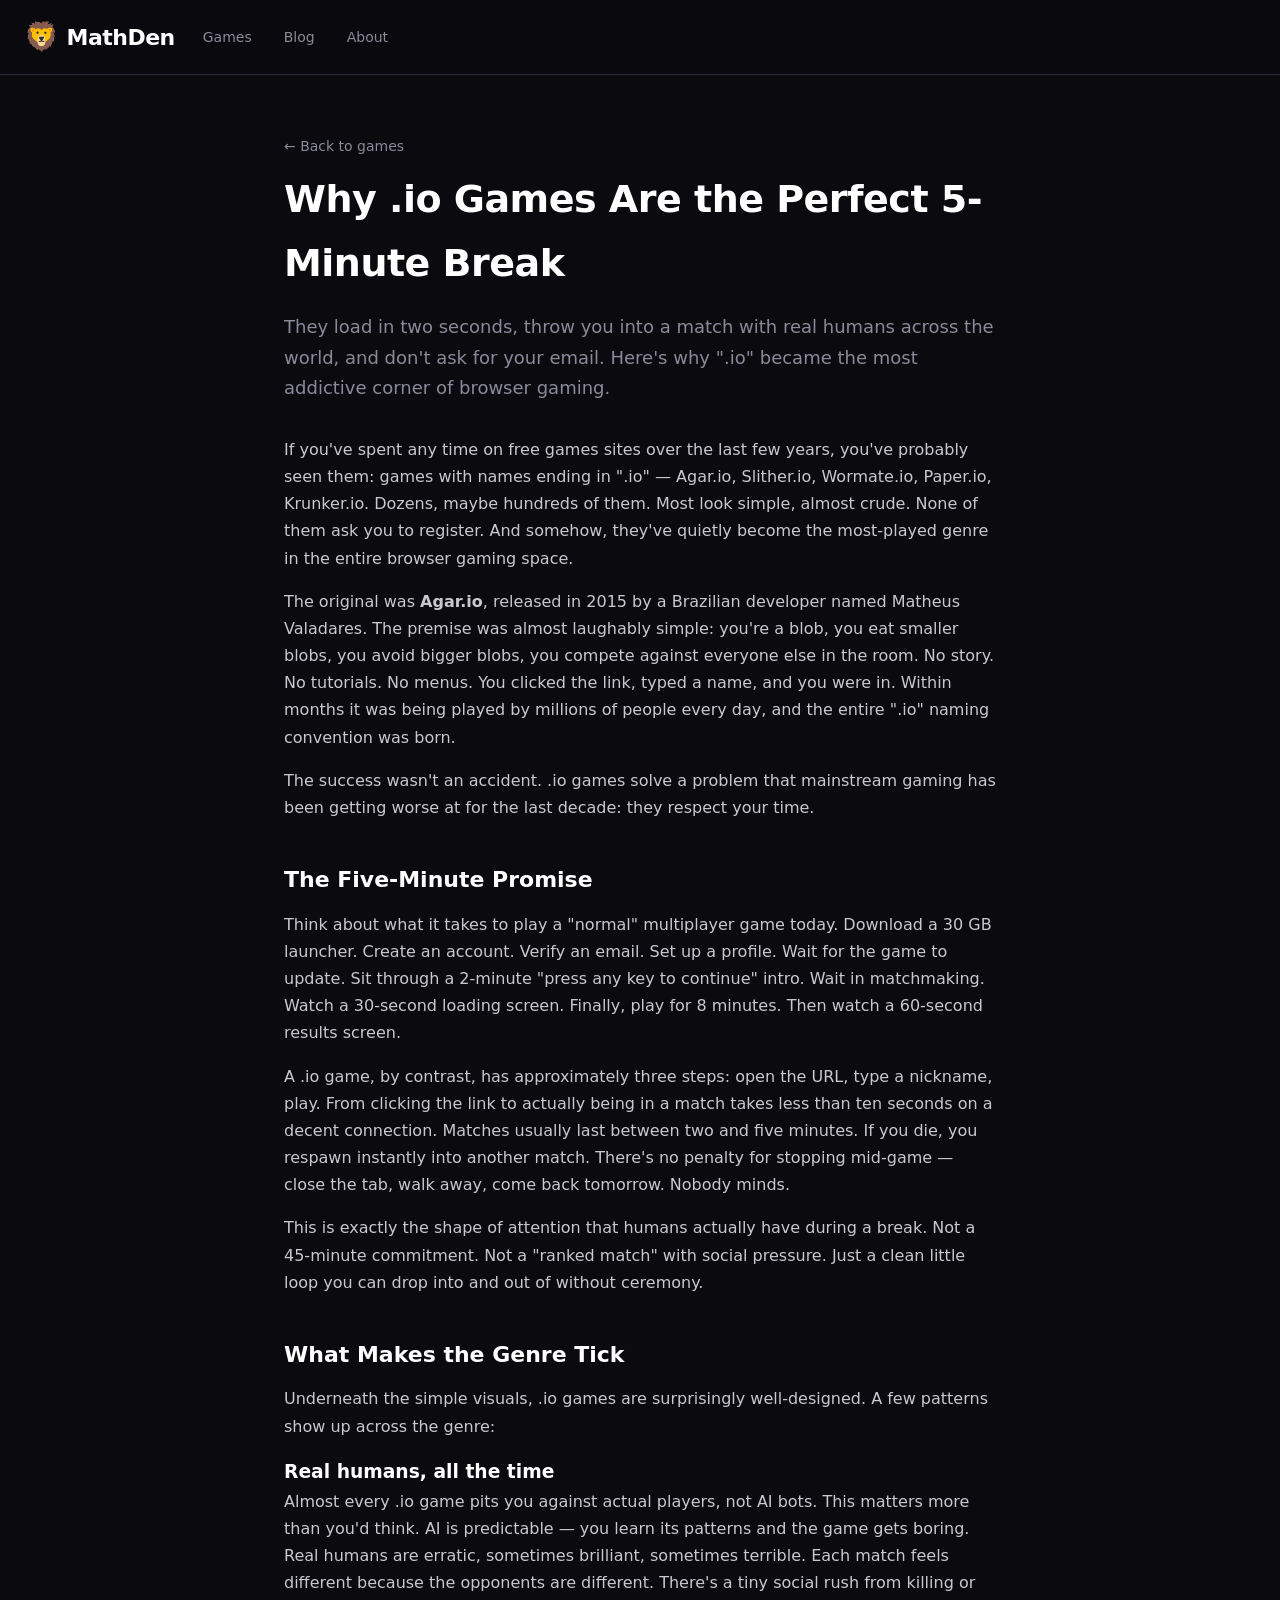
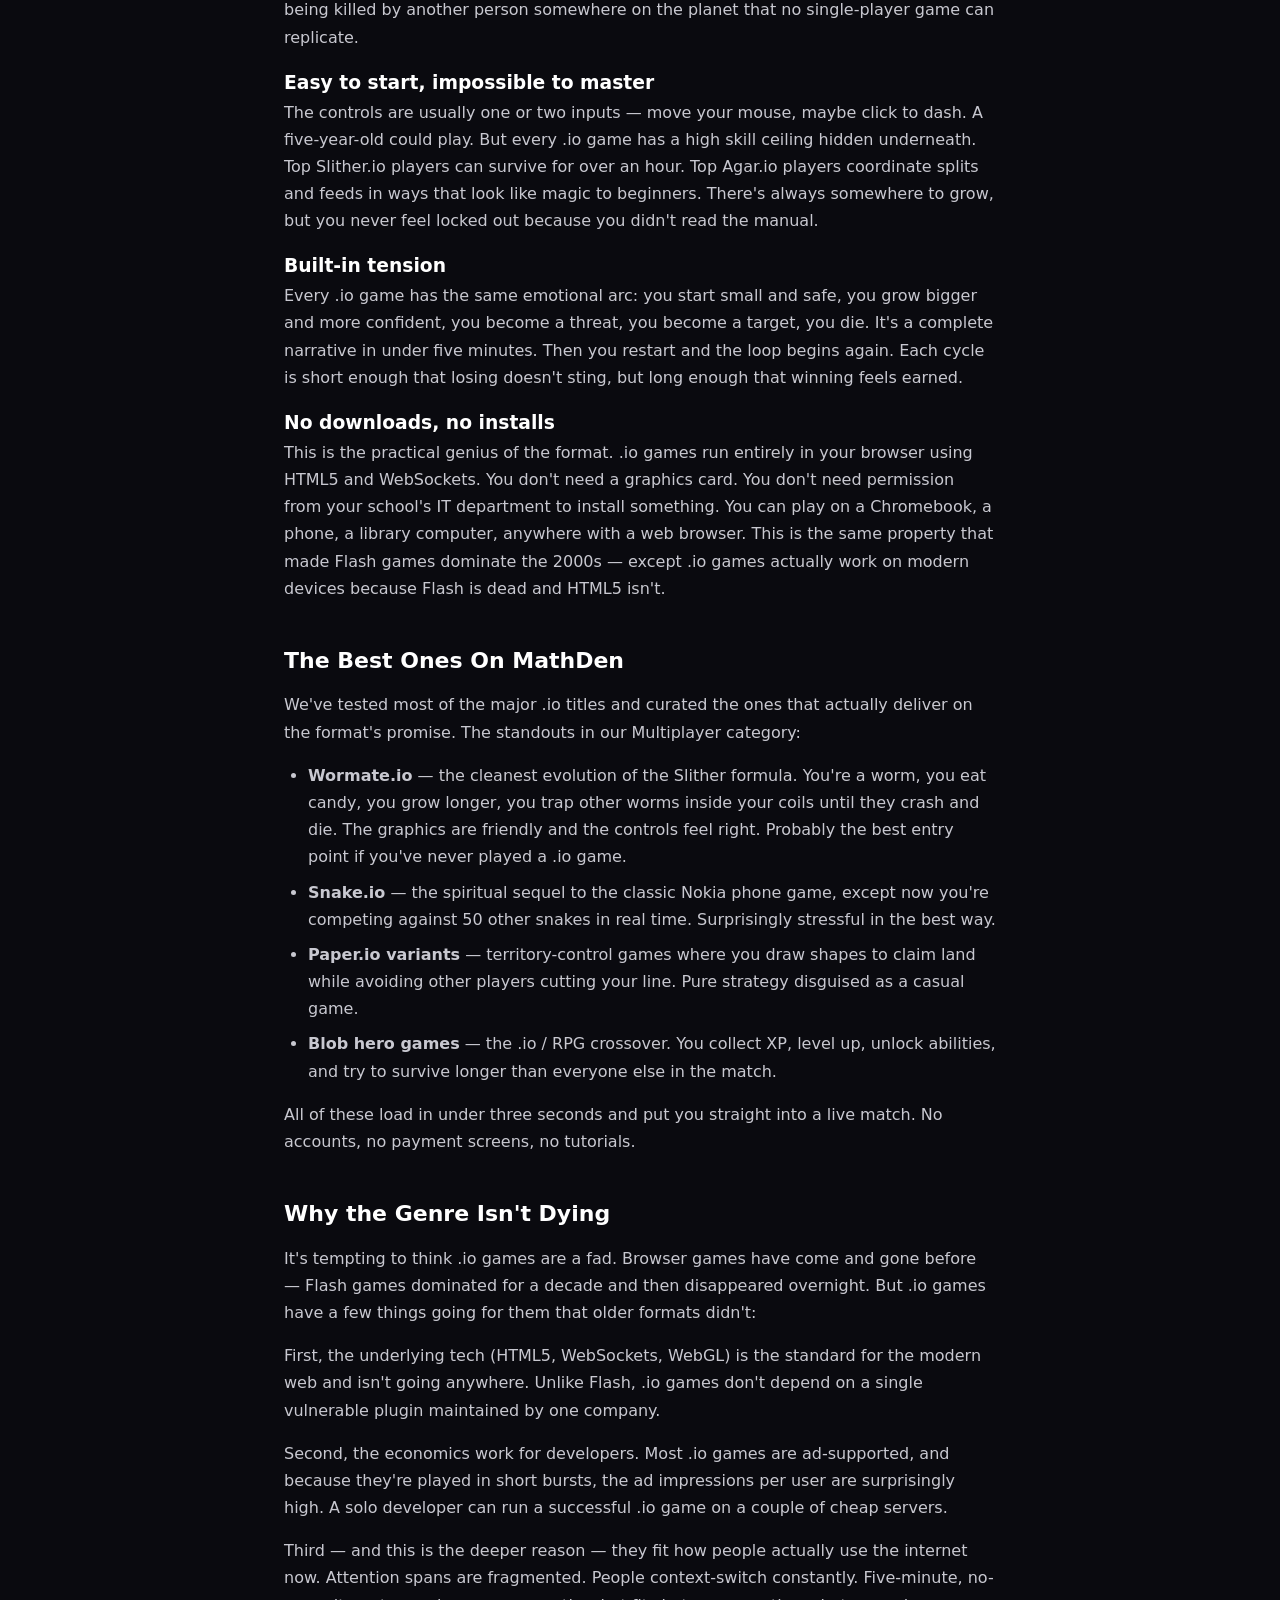
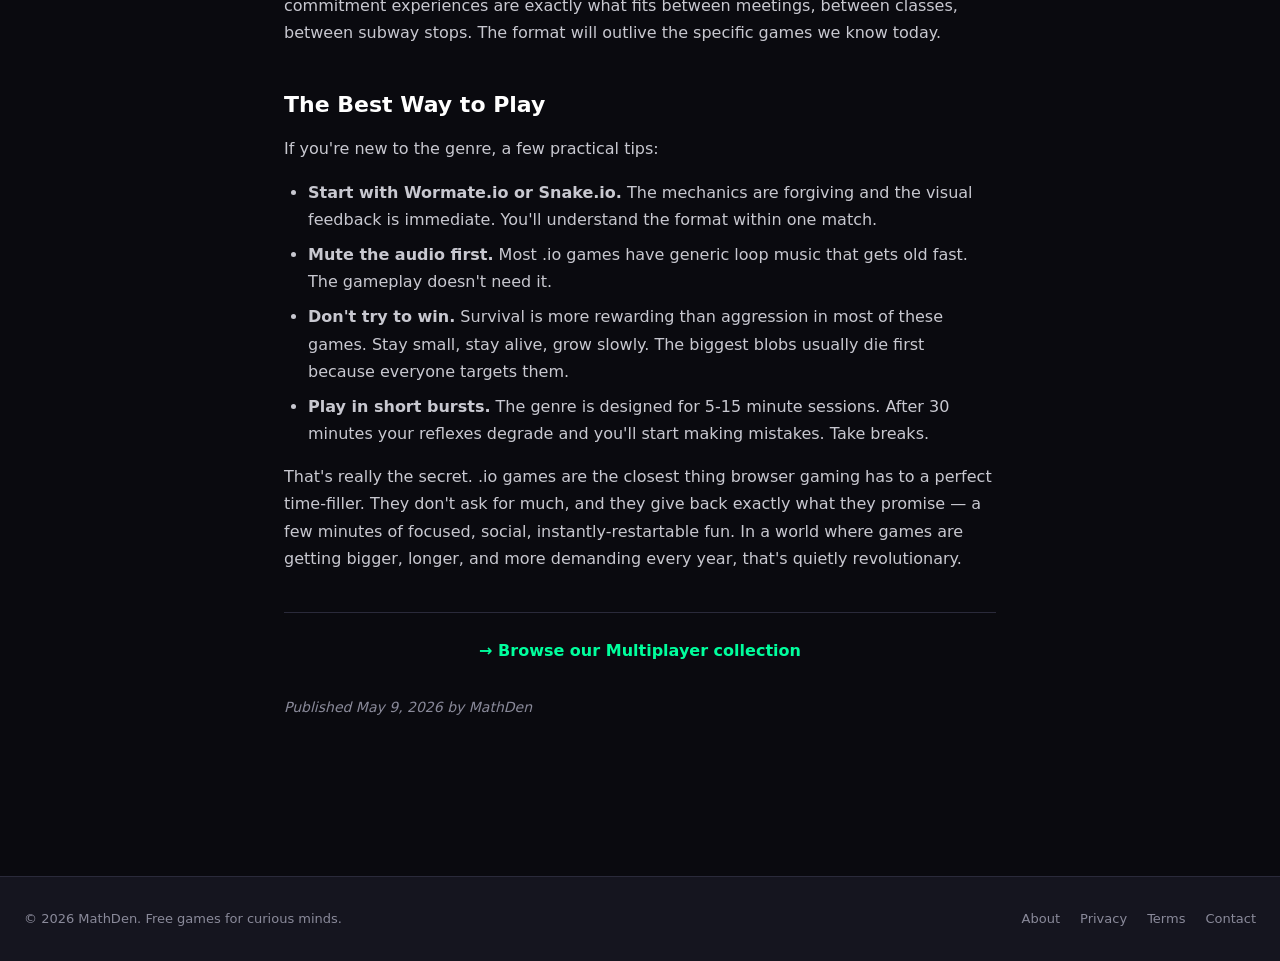
<file: blog/why-io-games-perfect-break.html>
<!DOCTYPE html>
<html lang="en">
<head>
  <meta charset="UTF-8">
  <meta name="viewport" content="width=device-width, initial-scale=1.0">

  <title>Why .io Games Are the Perfect 5-Minute Break — MathDen</title>
  <meta name="description" content="Why have .io games taken over browser gaming? Real-time multiplayer, instant matches, zero downloads. We break down what makes the genre so addictive.">

  <!-- FAVICONS -->
  <link rel="icon" type="image/svg+xml" href="/favicon.svg">
  <link rel="icon" type="image/png" sizes="32x32" href="/assets/images/favicon-32.png">
  <link rel="icon" type="image/png" sizes="16x16" href="/assets/images/favicon-16.png">
  <link rel="apple-touch-icon" sizes="180x180" href="/assets/images/favicon-180.png">

  <!-- OPEN GRAPH -->
  <meta property="og:title" content="Why .io Games Are the Perfect 5-Minute Break">
  <meta property="og:description" content="Real-time multiplayer, instant matches, zero downloads. We break down what makes the .io genre so addictive.">
  <meta property="og:image" content="https://mathden.com/assets/images/og-image.png">
  <meta property="og:url" content="https://mathden.com/blog/why-io-games-perfect-break.html">
  <meta property="og:type" content="article">
  <meta property="og:site_name" content="MathDen">

  <link rel="stylesheet" href="/assets/css/style.css">
</head>
<body>

  <header>
    <div class="header-inner">
      <a href="/" class="logo">
        <span class="logo-emoji">🦁</span>
        <span>MathDen</span>
      </a>
      <nav class="header-nav">
        <a href="/" class="header-nav-link">Games</a>
        <a href="/blog/" class="header-nav-link">Blog</a>
        <a href="/about.html" class="header-nav-link">About</a>
      </nav>
    </div>
  </header>


  <main class="text-page">
    <p style="color: var(--text-dim); font-size: 14px; margin-bottom: 8px;">
      <a href="/" style="color: var(--text-dim); text-decoration: none;">← Back to games</a>
    </p>

    <h1>Why .io Games Are the Perfect 5-Minute Break</h1>
    <p class="lead">They load in two seconds, throw you into a match with real humans across the world, and don't ask for your email. Here's why ".io" became the most addictive corner of browser gaming.</p>

    <p>If you've spent any time on free games sites over the last few years, you've probably seen them: games with names ending in ".io" — Agar.io, Slither.io, Wormate.io, Paper.io, Krunker.io. Dozens, maybe hundreds of them. Most look simple, almost crude. None of them ask you to register. And somehow, they've quietly become the most-played genre in the entire browser gaming space.</p>

    <p>The original was <strong>Agar.io</strong>, released in 2015 by a Brazilian developer named Matheus Valadares. The premise was almost laughably simple: you're a blob, you eat smaller blobs, you avoid bigger blobs, you compete against everyone else in the room. No story. No tutorials. No menus. You clicked the link, typed a name, and you were in. Within months it was being played by millions of people every day, and the entire ".io" naming convention was born.</p>

    <p>The success wasn't an accident. .io games solve a problem that mainstream gaming has been getting worse at for the last decade: they respect your time.</p>

    <h2>The Five-Minute Promise</h2>
    <p>Think about what it takes to play a "normal" multiplayer game today. Download a 30 GB launcher. Create an account. Verify an email. Set up a profile. Wait for the game to update. Sit through a 2-minute "press any key to continue" intro. Wait in matchmaking. Watch a 30-second loading screen. Finally, play for 8 minutes. Then watch a 60-second results screen.</p>

    <p>A .io game, by contrast, has approximately three steps: open the URL, type a nickname, play. From clicking the link to actually being in a match takes less than ten seconds on a decent connection. Matches usually last between two and five minutes. If you die, you respawn instantly into another match. There's no penalty for stopping mid-game — close the tab, walk away, come back tomorrow. Nobody minds.</p>

    <p>This is exactly the shape of attention that humans actually have during a break. Not a 45-minute commitment. Not a "ranked match" with social pressure. Just a clean little loop you can drop into and out of without ceremony.</p>

    <h2>What Makes the Genre Tick</h2>
    <p>Underneath the simple visuals, .io games are surprisingly well-designed. A few patterns show up across the genre:</p>

    <h3>Real humans, all the time</h3>
    <p>Almost every .io game pits you against actual players, not AI bots. This matters more than you'd think. AI is predictable — you learn its patterns and the game gets boring. Real humans are erratic, sometimes brilliant, sometimes terrible. Each match feels different because the opponents are different. There's a tiny social rush from killing or being killed by another person somewhere on the planet that no single-player game can replicate.</p>

    <h3>Easy to start, impossible to master</h3>
    <p>The controls are usually one or two inputs — move your mouse, maybe click to dash. A five-year-old could play. But every .io game has a high skill ceiling hidden underneath. Top Slither.io players can survive for over an hour. Top Agar.io players coordinate splits and feeds in ways that look like magic to beginners. There's always somewhere to grow, but you never feel locked out because you didn't read the manual.</p>

    <h3>Built-in tension</h3>
    <p>Every .io game has the same emotional arc: you start small and safe, you grow bigger and more confident, you become a threat, you become a target, you die. It's a complete narrative in under five minutes. Then you restart and the loop begins again. Each cycle is short enough that losing doesn't sting, but long enough that winning feels earned.</p>

    <h3>No downloads, no installs</h3>
    <p>This is the practical genius of the format. .io games run entirely in your browser using HTML5 and WebSockets. You don't need a graphics card. You don't need permission from your school's IT department to install something. You can play on a Chromebook, a phone, a library computer, anywhere with a web browser. This is the same property that made Flash games dominate the 2000s — except .io games actually work on modern devices because Flash is dead and HTML5 isn't.</p>

    <h2>The Best Ones On MathDen</h2>
    <p>We've tested most of the major .io titles and curated the ones that actually deliver on the format's promise. The standouts in our Multiplayer category:</p>

    <ul>
      <li><strong>Wormate.io</strong> — the cleanest evolution of the Slither formula. You're a worm, you eat candy, you grow longer, you trap other worms inside your coils until they crash and die. The graphics are friendly and the controls feel right. Probably the best entry point if you've never played a .io game.</li>
      <li><strong>Snake.io</strong> — the spiritual sequel to the classic Nokia phone game, except now you're competing against 50 other snakes in real time. Surprisingly stressful in the best way.</li>
      <li><strong>Paper.io variants</strong> — territory-control games where you draw shapes to claim land while avoiding other players cutting your line. Pure strategy disguised as a casual game.</li>
      <li><strong>Blob hero games</strong> — the .io / RPG crossover. You collect XP, level up, unlock abilities, and try to survive longer than everyone else in the match.</li>
    </ul>

    <p>All of these load in under three seconds and put you straight into a live match. No accounts, no payment screens, no tutorials.</p>

    <h2>Why the Genre Isn't Dying</h2>
    <p>It's tempting to think .io games are a fad. Browser games have come and gone before — Flash games dominated for a decade and then disappeared overnight. But .io games have a few things going for them that older formats didn't:</p>

    <p>First, the underlying tech (HTML5, WebSockets, WebGL) is the standard for the modern web and isn't going anywhere. Unlike Flash, .io games don't depend on a single vulnerable plugin maintained by one company.</p>

    <p>Second, the economics work for developers. Most .io games are ad-supported, and because they're played in short bursts, the ad impressions per user are surprisingly high. A solo developer can run a successful .io game on a couple of cheap servers.</p>

    <p>Third — and this is the deeper reason — they fit how people actually use the internet now. Attention spans are fragmented. People context-switch constantly. Five-minute, no-commitment experiences are exactly what fits between meetings, between classes, between subway stops. The format will outlive the specific games we know today.</p>

    <h2>The Best Way to Play</h2>
    <p>If you're new to the genre, a few practical tips:</p>

    <ul>
      <li><strong>Start with Wormate.io or Snake.io.</strong> The mechanics are forgiving and the visual feedback is immediate. You'll understand the format within one match.</li>
      <li><strong>Mute the audio first.</strong> Most .io games have generic loop music that gets old fast. The gameplay doesn't need it.</li>
      <li><strong>Don't try to win.</strong> Survival is more rewarding than aggression in most of these games. Stay small, stay alive, grow slowly. The biggest blobs usually die first because everyone targets them.</li>
      <li><strong>Play in short bursts.</strong> The genre is designed for 5-15 minute sessions. After 30 minutes your reflexes degrade and you'll start making mistakes. Take breaks.</li>
    </ul>

    <p>That's really the secret. .io games are the closest thing browser gaming has to a perfect time-filler. They don't ask for much, and they give back exactly what they promise — a few minutes of focused, social, instantly-restartable fun. In a world where games are getting bigger, longer, and more demanding every year, that's quietly revolutionary.</p>

    <p style="margin-top: 40px; padding-top: 24px; border-top: 1px solid var(--border); text-align: center;">
      <a href="/" style="color: var(--accent); text-decoration: none; font-weight: 600;">→ Browse our Multiplayer collection</a>
    </p>

    <p style="margin-top: 32px; color: var(--text-dim); font-size: 14px;">
      <em>Published May 9, 2026 by MathDen</em>
    </p>
  </main>

  <footer class="site-footer">
    <div class="footer-inner">
      <p>© 2026 MathDen. Free games for curious minds.</p>
      <nav class="footer-links">
        <a href="/about.html">About</a>
        <a href="/privacy.html">Privacy</a>
        <a href="/terms.html">Terms</a>
        <a href="mailto:hello@mathden.com">Contact</a>
      </nav>
    </div>
  </footer>

</body>
</html>
</file>
<file: assets/css/style.css>
/* ============================================
   MATHDEN STYLESHEET — v1
   ============================================ */

/* Reset + Base */
* {
  margin: 0;
  padding: 0;
  box-sizing: border-box;
}

:root {
  --bg: #0a0a0f;
  --bg-card: #15151f;
  --bg-card-hover: #1e1e2d;
  --border: #2a2a3a;
  --text: #ffffff;
  --text-dim: #8a8a9a;
  --accent: #00ff9d;
  --accent-glow: rgba(0, 255, 157, 0.15);
  --radius: 16px;
}

body {
  font-family: -apple-system, BlinkMacSystemFont, "Segoe UI", system-ui, sans-serif;
  background: var(--bg);
  color: var(--text);
  min-height: 100vh;
  line-height: 1.5;
}

/* ============================================
   HEADER
   ============================================ */
header {
  position: sticky;
  top: 0;
  background: rgba(10, 10, 15, 0.85);
  backdrop-filter: blur(12px);
  border-bottom: 1px solid var(--border);
  padding: 16px 24px;
  z-index: 100;
}

.header-inner {
  max-width: 1400px;
  margin: 0 auto;
  display: flex;
  align-items: center;
  gap: 24px;
}

.logo {
  display: flex;
  align-items: center;
  gap: 8px;
  font-size: 22px;
  font-weight: 800;
  letter-spacing: -0.5px;
  color: var(--text);
  text-decoration: none;
  white-space: nowrap;
}

.logo-emoji {
  font-size: 28px;
}

.search-bar {
  flex: 1;
  max-width: 500px;
  position: relative;
}

.search-bar input {
  width: 100%;
  padding: 12px 18px 12px 44px;
  background: var(--bg-card);
  border: 1px solid var(--border);
  border-radius: 999px;
  color: var(--text);
  font-size: 15px;
  transition: all 0.2s;
}

.search-bar input:focus {
  outline: none;
  border-color: var(--accent);
  box-shadow: 0 0 0 3px var(--accent-glow);
}

.search-bar input::placeholder {
  color: var(--text-dim);
}

.search-icon {
  position: absolute;
  left: 16px;
  top: 50%;
  transform: translateY(-50%);
  color: var(--text-dim);
  pointer-events: none;
}

/* ============================================
   MAIN LAYOUT
   ============================================ */
main {
  max-width: 1400px;
  margin: 0 auto;
  padding: 32px 24px 80px;
}

.section-title {
  font-size: 24px;
  font-weight: 700;
  margin-bottom: 20px;
  letter-spacing: -0.3px;
}

/* ============================================
   GAME GRID
   ============================================ */
.game-grid {
  display: grid;
  grid-template-columns: repeat(4, 1fr);
  gap: 20px;
}

@media (max-width: 1024px) {
  .game-grid {
    grid-template-columns: repeat(3, 1fr);
  }
}

@media (max-width: 720px) {
  .game-grid {
    grid-template-columns: repeat(2, 1fr);
    gap: 12px;
  }
}

/* ============================================
   GAME CARD
   ============================================ */
.game-card {
  background: var(--bg-card);
  border: 1px solid var(--border);
  border-radius: var(--radius);
  overflow: hidden;
  cursor: pointer;
  transition: all 0.2s ease;
  text-decoration: none;
  color: inherit;
  display: block;
}

.game-card:hover {
  transform: translateY(-4px);
  background: var(--bg-card-hover);
  border-color: var(--accent);
  box-shadow: 0 8px 24px var(--accent-glow);
}

.game-card-thumb {
  width: 100%;
  aspect-ratio: 16/10;
  background: var(--bg);
  object-fit: cover;
  display: block;
}

.game-card-body {
  padding: 12px 14px;
}

.game-card-title {
  font-size: 15px;
  font-weight: 600;
  margin-bottom: 4px;
  white-space: nowrap;
  overflow: hidden;
  text-overflow: ellipsis;
}

.game-card-tag {
  font-size: 12px;
  color: var(--text-dim);
}

/* ============================================
   EMPTY STATE
   ============================================ */
.empty-state {
  text-align: center;
  padding: 80px 20px;
  color: var(--text-dim);
}
/* ============================================
   CATEGORY TABS
   ============================================ */
.category-tabs {
  display: flex;
  gap: 8px;
  overflow-x: auto;
  padding-bottom: 12px;
  margin-bottom: 28px;
  scrollbar-width: none;
  -ms-overflow-style: none;
}

.category-tabs::-webkit-scrollbar {
  display: none;
}

.category-tab {
  background: var(--bg-card);
  border: 1px solid var(--border);
  color: var(--text-dim);
  padding: 10px 18px;
  border-radius: 999px;
  font-size: 14px;
  font-weight: 600;
  cursor: pointer;
  white-space: nowrap;
  transition: all 0.2s;
  font-family: inherit;
}

.category-tab:hover {
  color: var(--text);
  border-color: var(--accent);
}

.category-tab.active {
  background: var(--accent);
  color: #000;
  border-color: var(--accent);
}

/* Section spacing */
section {
  margin-bottom: 40px;
}

/* ============================================
   FOOTER
   ============================================ */
.site-footer {
  border-top: 1px solid var(--border);
  padding: 32px 24px;
  background: var(--bg-card);
  color: var(--text-dim);
  font-size: 13px;
  margin-top: 60px;
}

.footer-inner {
  max-width: 1400px;
  margin: 0 auto;
  display: flex;
  justify-content: space-between;
  align-items: center;
  flex-wrap: wrap;
  gap: 16px;
}

.footer-links {
  display: flex;
  gap: 20px;
  flex-wrap: wrap;
}

.footer-links a {
  color: var(--text-dim);
  text-decoration: none;
  transition: color 0.2s;
}

.footer-links a:hover {
  color: var(--accent);
}

/* ============================================
   MOBILE REFINEMENTS
   ============================================ */
@media (max-width: 480px) {
  .header-inner {
    gap: 12px;
  }

  .logo span:last-child {
    display: none;
  }

  .logo-emoji {
    font-size: 30px;
  }

  .search-bar input {
    padding: 10px 16px 10px 40px;
    font-size: 14px;
  }

  .section-title {
    font-size: 20px;
  }

  main {
    padding: 20px 16px 60px;
  }

  .category-tab {
    padding: 8px 14px;
    font-size: 13px;
  }

  .footer-inner {
    flex-direction: column;
    text-align: center;
  }
}
/* ============================================
   TEXT PAGES (About, Privacy, Terms)
   ============================================ */
.text-page {
  max-width: 760px;
  margin: 0 auto;
  padding: 60px 24px 80px;
  line-height: 1.7;
}

.text-page h1 {
  font-size: 38px;
  margin-bottom: 16px;
  letter-spacing: -0.5px;
}

.text-page h2 {
  font-size: 22px;
  margin: 40px 0 12px;
  color: var(--text);
}

.text-page .lead {
  font-size: 18px;
  color: var(--text-dim);
  margin-bottom: 32px;
}

.text-page p,
.text-page ul {
  color: #c8c8d0;
  margin-bottom: 16px;
}

.text-page ul {
  padding-left: 24px;
}

.text-page li {
  margin-bottom: 8px;
}

.text-page a {
  color: var(--accent);
  text-decoration: none;
}

.text-page a:hover {
  text-decoration: underline;
}

@media (max-width: 480px) {
  .text-page h1 {
    font-size: 28px;
  }
  
  .text-page h2 {
    font-size: 18px;
  }
  
  .text-page {
    padding: 40px 16px 60px;
  }
}
/* ============================================
   AD SLOTS
   ============================================ */
.ad-slot {
  max-width: 1400px;
  margin: 20px auto;
  padding: 0 24px;
  text-align: center;
  min-height: 90px;
  display: flex;
  justify-content: center;
  align-items: center;
}

/* When slot is empty (no ad loaded), hide it */
.ad-slot:empty {
  display: none;
}

/* Ads inside fill nicely */
.ad-slot iframe,
.ad-slot ins,
.ad-slot > div {
  max-width: 100%;
}

/* Spacing tweaks for each placement */
.ad-top {
  margin-top: 8px;
  margin-bottom: 24px;
}

.ad-middle {
  margin: 40px auto;
}

.ad-below-game {
  margin: 16px auto 32px;
}

@media (max-width: 480px) {
  .ad-slot {
    padding: 0 16px;
    min-height: 60px;
    margin: 16px auto;
  }
}
/* TEMPORARY: show ad slot positions for development */
.ad-slot:empty {
  display: flex;
  background: rgba(0, 255, 157, 0.05);
  border: 2px dashed var(--accent);
  border-radius: 8px;
  color: var(--accent);
  font-size: 12px;
  opacity: 0.4;
}

.ad-slot:empty::before {
  content: "AD SLOT — " attr(data-slot);
}

/* ============================================
   ADSTERRA MOBILE STICKY BANNER (320x50)
   Shows only on phones, fixed at bottom
   ============================================ */
.ad-mobile-sticky {
  display: none;
}

@media (max-width: 768px) {
  .ad-mobile-sticky {
    display: block;
    position: fixed;
    bottom: 0;
    left: 0;
    right: 0;
    background: var(--bg-card);
    border-top: 1px solid var(--border);
    z-index: 9999;
    text-align: center;
    padding: 4px 0;
    min-height: 56px;
  }

  /* Push site content up so footer/last cards aren't covered */
  body {
    padding-bottom: 64px;
  }
}
/* ============================================
   LOAD MORE
   ============================================ */
.load-more-wrap {
  text-align: center;
  margin: 40px auto 20px;
  padding: 0 24px;
}

.load-more-count {
  color: var(--text-dim);
  font-size: 13px;
  margin: 0 0 12px;
}

.load-more-btn {
  background: var(--accent);
  color: #000;
  border: none;
  padding: 14px 32px;
  border-radius: 999px;
  font-size: 15px;
  font-weight: 700;
  cursor: pointer;
  font-family: inherit;
  transition: transform 0.1s, box-shadow 0.1s;
}

.load-more-btn:hover {
  transform: translateY(-1px);
  box-shadow: 0 4px 16px rgba(0, 255, 157, 0.3);
}

.load-more-btn:active {
  transform: translateY(0);
}

@media (max-width: 480px) {
  .load-more-btn {
    padding: 12px 28px;
    font-size: 14px;
    width: 100%;
    max-width: 280px;
  }
}
/* ============================================
   HEADER NAV
   ============================================ */
.header-nav {
  display: flex;
  gap: 24px;
  align-items: center;
}

.header-nav-link {
  color: var(--text-dim);
  text-decoration: none;
  font-size: 14px;
  font-weight: 500;
  padding: 8px 4px;
  transition: color 0.15s;
}

.header-nav-link:hover {
  color: var(--accent);
}

@media (max-width: 600px) {
  .header-nav {
    gap: 16px;
  }
  .header-nav-link {
    font-size: 13px;
  }
}
</file>
